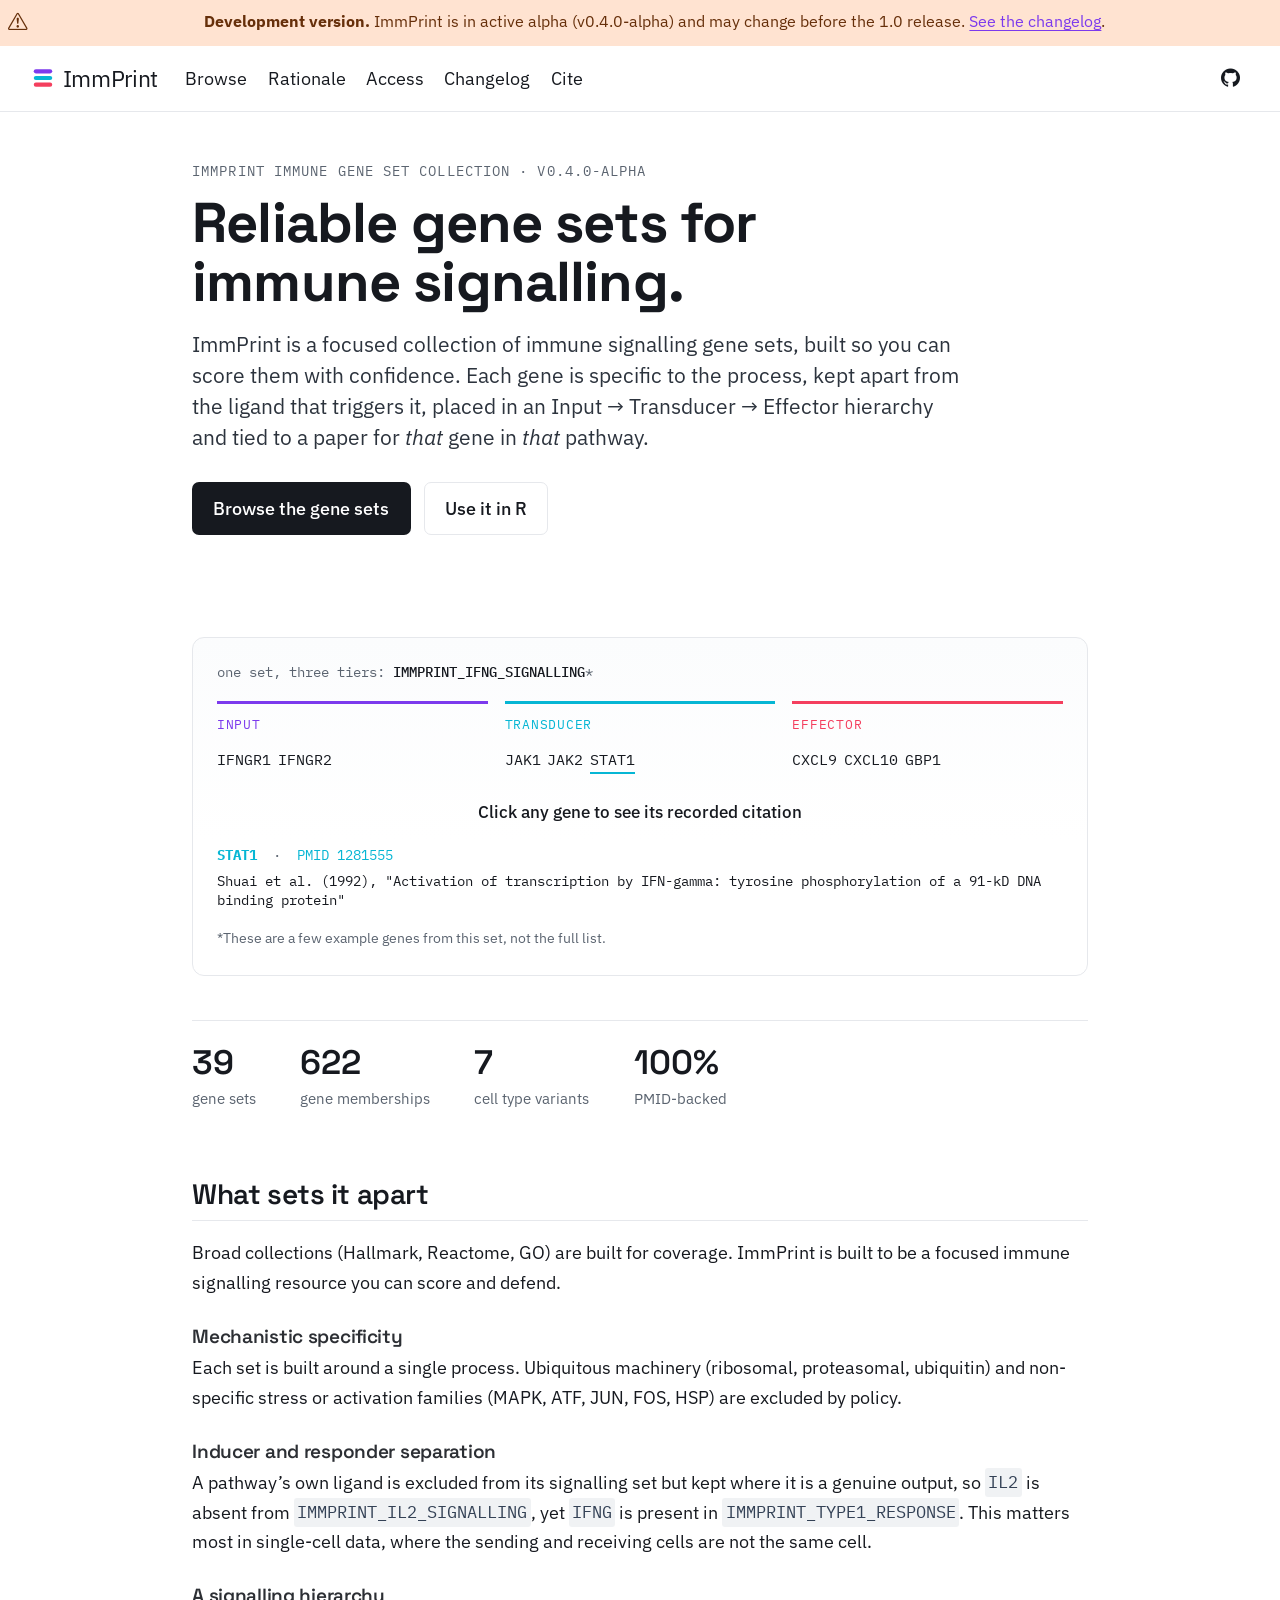
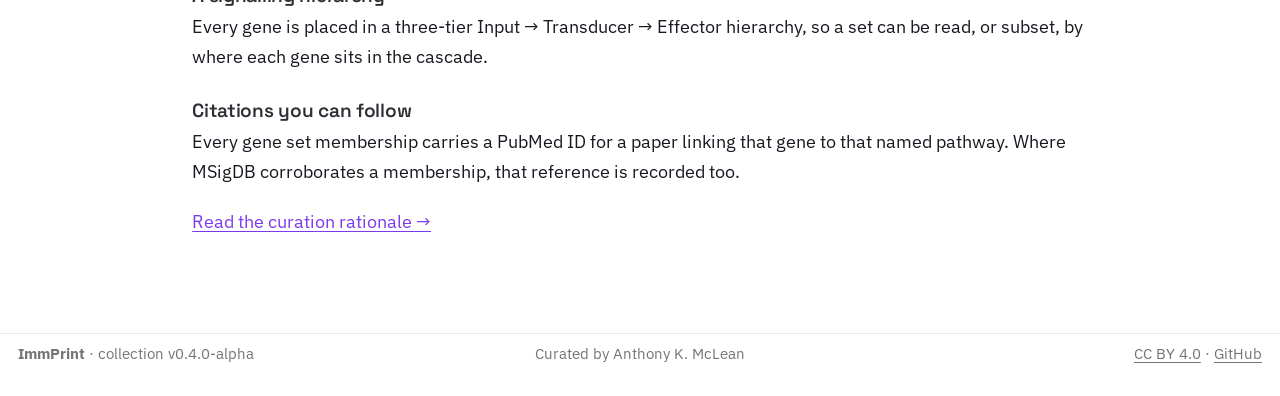
<file: index.html>
<!DOCTYPE html>
<html xmlns="http://www.w3.org/1999/xhtml" lang="en" xml:lang="en"><head>

<meta charset="utf-8">
<meta name="generator" content="quarto-1.10.18">

<meta name="viewport" content="width=device-width, initial-scale=1.0, user-scalable=yes">


<title>Home – ImmPrint</title>
<style>
/* Default styles provided by pandoc.
** See https://pandoc.org/MANUAL.html#variables-for-html for config info.
*/
span.smallcaps{font-variant: small-caps;}
div.columns{display: flex; gap: 1.5em;}
div.column{flex: auto;}
@media screen {
div.columns{gap: min(4vw, 1.5em);}
div.column{overflow-x: auto;}
}
div.hanging-indent{margin-left: 1.5em; text-indent: -1.5em;}
ul.task-list{list-style: none;}
ul.task-list li input[type="checkbox"] {
  width: 0.8em;
  margin: 0 0.8em 0.2em -1em; /* quarto-specific, see https://github.com/quarto-dev/quarto-cli/issues/4556 */ 
  vertical-align: middle;
}
/* CSS for syntax highlighting */
html { -webkit-text-size-adjust: 100%; }
pre > code.sourceCode { white-space: pre; position: relative; }
pre > code.sourceCode > span { display: inline-block; line-height: 1.25; }
pre > code.sourceCode > span:empty { height: 1.2em; }
.sourceCode { overflow: visible; }
code.sourceCode > span { color: inherit; text-decoration: inherit; }
div.sourceCode { margin: 1em 0; }
pre.sourceCode { margin: 0; }
@media screen {
div.sourceCode { overflow: auto; }
}
@media print {
pre > code.sourceCode { white-space: pre-wrap; }
pre > code.sourceCode > span { text-indent: -5em; padding-left: 5em; }
}
pre.numberSource code
  { counter-reset: source-line 0; }
pre.numberSource code > span
  { position: relative; left: -4em; counter-increment: source-line; }
pre.numberSource code > span > a:first-child::before
  { content: counter(source-line);
    position: relative; left: -1em; text-align: right; vertical-align: baseline;
    border: none; display: inline-block;
    -webkit-touch-callout: none; -webkit-user-select: none;
    -khtml-user-select: none; -moz-user-select: none;
    -ms-user-select: none; user-select: none;
    padding: 0 4px; width: 4em;
  }
pre.numberSource { margin-left: 3em;  padding-left: 4px; }
div.sourceCode
  {   }
@media screen {
pre > code.sourceCode > span > a:first-child::before { text-decoration: underline; }
}
</style>


<script src="site_libs/quarto-nav/quarto-nav.js"></script>
<link href="./favicon.svg" rel="icon" type="image/svg+xml">
<script src="site_libs/quarto-html/quarto.js" type="module"></script>
<script src="site_libs/quarto-html/tabsets/tabsets.js" type="module"></script>
<script src="site_libs/quarto-html/popper.min.js"></script>
<script src="site_libs/quarto-html/tippy.umd.min.js"></script>
<script src="site_libs/quarto-html/anchor.min.js"></script>
<link href="site_libs/quarto-html/tippy.css" rel="stylesheet">
<link href="site_libs/quarto-html/quarto-syntax-highlighting-5ece0e4a5ffbf02e28d4d657a8c77456.css" rel="stylesheet" id="quarto-text-highlighting-styles">
<script src="site_libs/bootstrap/bootstrap.min.js"></script>
<link href="site_libs/bootstrap/bootstrap-icons.css" rel="stylesheet">
<link href="site_libs/bootstrap/bootstrap-4c646eefbc2ca1eee2c8d8534daac5e0.min.css" rel="stylesheet" append-hash="true" id="quarto-bootstrap" data-mode="light">
<script id="quarto-search-options" type="application/json">{
  "language": {
    "search-no-results-text": "No results",
    "search-matching-documents-text": "matching documents",
    "search-copy-link-title": "Copy link to search",
    "search-hide-matches-text": "Hide additional matches",
    "search-more-match-text": "more match in this document",
    "search-more-matches-text": "more matches in this document",
    "search-clear-button-title": "Clear",
    "search-text-placeholder": "",
    "search-detached-cancel-button-title": "Cancel",
    "search-submit-button-title": "Submit",
    "search-label": "Search"
  }
}</script>
<script type="module" src="site_libs/quarto-ojs/quarto-ojs-runtime.js"></script>
<link href="site_libs/quarto-ojs/quarto-ojs.css" rel="stylesheet">
<meta name="google-site-verification" content="FEXLAwNF8lR6wO5DDef8Wh0jojlKTkvLRAhS2tDvxJM">


</head>

<body class="nav-fixed fullcontent quarto-light">

<div id="quarto-search-results"></div>
  <header id="quarto-header" class="headroom fixed-top">
    <div id="quarto-announcement" data-announcement-id="f09694f71da1bb327b2a91fa4b900bd0" class="alert alert-warning hidden"><i class="bi bi-exclamation-triangle quarto-announcement-icon"></i><div class="quarto-announcement-content">
<p><strong>Development version.</strong> ImmPrint is in active alpha (v0.4.0-alpha) and may change before the 1.0 release. <a href="changelog.html">See the changelog</a>.</p>
</div></div>
    <nav class="navbar navbar-expand-lg " data-bs-theme="dark">
      <div class="navbar-container container-fluid">
      <div class="navbar-brand-container mx-auto">
    <a href="./index.html" class="navbar-brand navbar-brand-logo">
    <img src="./logo.svg" alt="ImmPrint" class="navbar-logo light-content">
    <img src="./logo.svg" alt="ImmPrint" class="navbar-logo dark-content">
    </a>
    <a class="navbar-brand" href="./index.html">
    <span class="navbar-title">ImmPrint</span>
    </a>
  </div>
          <button class="navbar-toggler" type="button" data-bs-toggle="collapse" data-bs-target="#navbarCollapse" aria-controls="navbarCollapse" role="menu" aria-expanded="false" aria-label="Toggle navigation" onclick="if (window.quartoToggleHeadroom) { window.quartoToggleHeadroom(); }">
  <span class="navbar-toggler-icon"></span>
</button>
          <div class="collapse navbar-collapse" id="navbarCollapse">
            <ul class="navbar-nav navbar-nav-scroll me-auto">
  <li class="nav-item">
    <a class="nav-link" href="./browse.html"> 
<span class="menu-text">Browse</span></a>
  </li>  
  <li class="nav-item">
    <a class="nav-link" href="./rationale.html"> 
<span class="menu-text">Rationale</span></a>
  </li>  
  <li class="nav-item">
    <a class="nav-link" href="./access.html"> 
<span class="menu-text">Access</span></a>
  </li>  
  <li class="nav-item">
    <a class="nav-link" href="./changelog.html"> 
<span class="menu-text">Changelog</span></a>
  </li>  
  <li class="nav-item">
    <a class="nav-link" href="./cite.html"> 
<span class="menu-text">Cite</span></a>
  </li>  
</ul>
            <ul class="navbar-nav navbar-nav-scroll ms-auto">
  <li class="nav-item compact">
    <a class="nav-link" href="https://github.com/akmclz/immprint"> <i class="bi bi-github" role="img" aria-label="GitHub repository">
</i> 
<span class="menu-text"></span></a>
  </li>  
</ul>
          </div> <!-- /navcollapse -->
            <div class="quarto-navbar-tools">
</div>
      </div> <!-- /container-fluid -->
    </nav>
</header>
<!-- content -->
<div id="quarto-content" class="quarto-container page-columns page-rows-contents page-layout-article page-navbar">
<!-- sidebar -->
<!-- margin-sidebar -->
    
<!-- main -->
<main class="content" id="quarto-document-content"><header id="title-block-header" class="quarto-title-block"></header>




<section class="hero">
  <div class="eyebrow">ImmPrint immune gene set collection · v0.4.0-alpha</div>
  <h1>Reliable gene sets for immune signalling.</h1>
  <p class="lede">ImmPrint is a focused collection of immune signalling gene sets,
  built so you can score them with confidence. Each gene is specific to the
  process, kept apart from the ligand that triggers it, placed in an Input →
  Transducer → Effector hierarchy and tied to a paper for <em>that</em> gene in
  <em>that</em> pathway.</p>
  <div class="cta">
    <a class="btn-primary" href="browse.html">Browse the gene sets</a>
    <a class="btn-ghost" href="access.html">Use it in R</a>
  </div>
</section>
<div class="cell">
<div class="sourceCode cell-code hidden" id="cb1" data-startfrom="24" data-source-offset="0"><pre class="sourceCode js"><code class="sourceCode javascript" style="counter-reset: source-line 23;"><span id="cb1-24"><a href="#cb1-24" aria-hidden="true" tabindex="-1"></a>data <span class="op">=</span> <span class="fu">FileAttachment</span>(<span class="st">"data/immprint_0.4.0-alpha.csv"</span>)<span class="op">.</span><span class="fu">csv</span>()</span></code></pre></div>
<div class="cell-output cell-output-display">
<div id="ojs-cell-1" data-nodetype="declaration">

</div>
</div>
</div>
<div class="cell">
<div class="sourceCode cell-code hidden" id="cb2" data-startfrom="30" data-source-offset="-0"><pre class="sourceCode js"><code class="sourceCode javascript" style="counter-reset: source-line 29;"><span id="cb2-30"><a href="#cb2-30" aria-hidden="true" tabindex="-1"></a>heroSet <span class="op">=</span> <span class="st">"IMMPRINT_IFNG_SIGNALLING"</span></span>
<span id="cb2-31"><a href="#cb2-31" aria-hidden="true" tabindex="-1"></a>heroTiers <span class="op">=</span> [</span>
<span id="cb2-32"><a href="#cb2-32" aria-hidden="true" tabindex="-1"></a>  { <span class="dt">tier</span><span class="op">:</span> <span class="st">"i"</span><span class="op">,</span> <span class="dt">label</span><span class="op">:</span> <span class="st">"Input"</span><span class="op">,</span> <span class="dt">genes</span><span class="op">:</span> [<span class="st">"IFNGR1"</span><span class="op">,</span> <span class="st">"IFNGR2"</span>] }<span class="op">,</span></span>
<span id="cb2-33"><a href="#cb2-33" aria-hidden="true" tabindex="-1"></a>  { <span class="dt">tier</span><span class="op">:</span> <span class="st">"t"</span><span class="op">,</span> <span class="dt">label</span><span class="op">:</span> <span class="st">"Transducer"</span><span class="op">,</span> <span class="dt">genes</span><span class="op">:</span> [<span class="st">"JAK1"</span><span class="op">,</span> <span class="st">"JAK2"</span><span class="op">,</span> <span class="st">"STAT1"</span>] }<span class="op">,</span></span>
<span id="cb2-34"><a href="#cb2-34" aria-hidden="true" tabindex="-1"></a>  { <span class="dt">tier</span><span class="op">:</span> <span class="st">"e"</span><span class="op">,</span> <span class="dt">label</span><span class="op">:</span> <span class="st">"Effector"</span><span class="op">,</span> <span class="dt">genes</span><span class="op">:</span> [<span class="st">"CXCL9"</span><span class="op">,</span> <span class="st">"CXCL10"</span><span class="op">,</span> <span class="st">"GBP1"</span>] }</span>
<span id="cb2-35"><a href="#cb2-35" aria-hidden="true" tabindex="-1"></a>]</span>
<span id="cb2-36"><a href="#cb2-36" aria-hidden="true" tabindex="-1"></a>tierColour <span class="op">=</span> ({ <span class="dt">i</span><span class="op">:</span> <span class="st">"var(--tier-input)"</span><span class="op">,</span> <span class="dt">t</span><span class="op">:</span> <span class="st">"var(--tier-transducer)"</span><span class="op">,</span> <span class="dt">e</span><span class="op">:</span> <span class="st">"var(--tier-effector)"</span> })</span>
<span id="cb2-37"><a href="#cb2-37" aria-hidden="true" tabindex="-1"></a>heroPapers <span class="op">=</span> ({</span>
<span id="cb2-38"><a href="#cb2-38" aria-hidden="true" tabindex="-1"></a>  <span class="dt">IFNGR1</span><span class="op">:</span> <span class="st">'Aguet, Dembić &amp; Merlin (1988), "Molecular cloning and expression of the human interferon-gamma receptor"'</span><span class="op">,</span></span>
<span id="cb2-39"><a href="#cb2-39" aria-hidden="true" tabindex="-1"></a>  <span class="dt">IFNGR2</span><span class="op">:</span> <span class="st">'Hemmi et al. (1994), "A novel member of the interferon receptor family complements functionality of the murine interferon gamma receptor in human cells"'</span><span class="op">,</span></span>
<span id="cb2-40"><a href="#cb2-40" aria-hidden="true" tabindex="-1"></a>  <span class="dt">JAK1</span><span class="op">:</span> <span class="st">'Müller et al. (1993), "The protein tyrosine kinase JAK1 complements defects in interferon-alpha/beta and -gamma signal transduction"'</span><span class="op">,</span></span>
<span id="cb2-41"><a href="#cb2-41" aria-hidden="true" tabindex="-1"></a>  <span class="dt">JAK2</span><span class="op">:</span> <span class="st">'Watling et al. (1993), "Complementation by the protein tyrosine kinase JAK2 of a mutant cell line defective in the interferon-gamma signal transduction pathway"'</span><span class="op">,</span></span>
<span id="cb2-42"><a href="#cb2-42" aria-hidden="true" tabindex="-1"></a>  <span class="dt">STAT1</span><span class="op">:</span> <span class="st">'Shuai et al. (1992), "Activation of transcription by IFN-gamma: tyrosine phosphorylation of a 91-kD DNA binding protein"'</span><span class="op">,</span></span>
<span id="cb2-43"><a href="#cb2-43" aria-hidden="true" tabindex="-1"></a>  <span class="dt">CXCL9</span><span class="op">:</span> <span class="st">'Liao et al. (1995), "Human Mig chemokine: biochemical and functional characterization"'</span><span class="op">,</span></span>
<span id="cb2-44"><a href="#cb2-44" aria-hidden="true" tabindex="-1"></a>  <span class="dt">CXCL10</span><span class="op">:</span> <span class="st">'Luster, Unkeless &amp; Ravetch (1985), "γ-Interferon transcriptionally regulates an early-response gene containing homology to platelet proteins"'</span><span class="op">,</span></span>
<span id="cb2-45"><a href="#cb2-45" aria-hidden="true" tabindex="-1"></a>  <span class="dt">GBP1</span><span class="op">:</span> <span class="st">'Prakash et al. (2000), "Triphosphate structure of guanylate-binding protein 1 and implications for nucleotide binding and GTPase mechanism"'</span></span>
<span id="cb2-46"><a href="#cb2-46" aria-hidden="true" tabindex="-1"></a>})</span>
<span id="cb2-47"><a href="#cb2-47" aria-hidden="true" tabindex="-1"></a>mutable picked <span class="op">=</span> <span class="st">"STAT1"</span></span></code></pre></div>
<div class="cell-output cell-output-display">
<div>
<div id="ojs-cell-2-1" data-nodetype="declaration">

</div>
</div>
</div>
<div class="cell-output cell-output-display">
<div>
<div id="ojs-cell-2-2" data-nodetype="declaration">

</div>
</div>
</div>
<div class="cell-output cell-output-display">
<div>
<div id="ojs-cell-2-3" data-nodetype="declaration">

</div>
</div>
</div>
<div class="cell-output cell-output-display">
<div>
<div id="ojs-cell-2-4" data-nodetype="declaration">

</div>
</div>
</div>
<div class="cell-output cell-output-display">
<div>
<div id="ojs-cell-2-5" data-nodetype="declaration">

</div>
</div>
</div>
</div>
<div class="cell">
<div class="sourceCode cell-code hidden" id="cb3" data-startfrom="51" data-source-offset="0"><pre class="sourceCode js"><code class="sourceCode javascript" style="counter-reset: source-line 50;"><span id="cb3-51"><a href="#cb3-51" aria-hidden="true" tabindex="-1"></a><span class="kw">function</span> <span class="fu">pmidLine</span>(gene) {</span>
<span id="cb3-52"><a href="#cb3-52" aria-hidden="true" tabindex="-1"></a>  <span class="kw">const</span> row <span class="op">=</span> data<span class="op">.</span><span class="fu">find</span>(d <span class="kw">=&gt;</span> d<span class="op">.</span><span class="at">gene_set</span> <span class="op">===</span> heroSet <span class="op">&amp;&amp;</span> d<span class="op">.</span><span class="at">gene_symbol</span> <span class="op">===</span> gene)<span class="op">;</span></span>
<span id="cb3-53"><a href="#cb3-53" aria-hidden="true" tabindex="-1"></a>  <span class="kw">const</span> ids <span class="op">=</span> row <span class="op">?</span> <span class="bu">String</span>(row<span class="op">.</span><span class="at">pmids</span>)<span class="op">.</span><span class="fu">split</span>(<span class="st">";"</span>)<span class="op">.</span><span class="fu">map</span>(s <span class="kw">=&gt;</span> s<span class="op">.</span><span class="fu">trim</span>())<span class="op">.</span><span class="fu">filter</span>(<span class="bu">Boolean</span>) <span class="op">:</span> []<span class="op">;</span></span>
<span id="cb3-54"><a href="#cb3-54" aria-hidden="true" tabindex="-1"></a>  <span class="kw">const</span> col <span class="op">=</span> heroTiers<span class="op">.</span><span class="fu">find</span>(c <span class="kw">=&gt;</span> c<span class="op">.</span><span class="at">genes</span><span class="op">.</span><span class="fu">includes</span>(gene))<span class="op">;</span></span>
<span id="cb3-55"><a href="#cb3-55" aria-hidden="true" tabindex="-1"></a>  <span class="kw">const</span> colour <span class="op">=</span> col <span class="op">?</span> tierColour[col<span class="op">.</span><span class="at">tier</span>] <span class="op">:</span> <span class="st">"var(--ink)"</span><span class="op">;</span></span>
<span id="cb3-56"><a href="#cb3-56" aria-hidden="true" tabindex="-1"></a>  <span class="cf">return</span> <span class="fu">html</span><span class="vs">`&lt;div class="pmid"&gt;</span></span>
<span id="cb3-57"><a href="#cb3-57" aria-hidden="true" tabindex="-1"></a><span class="vs">    &lt;div class="pmid-line"&gt;&lt;strong style=</span><span class="sc">${</span><span class="st">"color:"</span> <span class="op">+</span> colour<span class="sc">}</span><span class="vs">&gt;</span><span class="sc">${</span>gene<span class="sc">}</span><span class="vs">&lt;/strong&gt; &amp;nbsp;·&amp;nbsp; </span><span class="sc">${</span>ids<span class="op">.</span><span class="at">length</span></span>
<span id="cb3-58"><a href="#cb3-58" aria-hidden="true" tabindex="-1"></a>      <span class="op">?</span> ids<span class="op">.</span><span class="fu">map</span>((id<span class="op">,</span> i) <span class="kw">=&gt;</span> <span class="fu">html</span><span class="vs">`</span><span class="sc">${</span>i <span class="op">?</span> <span class="st">", "</span> <span class="op">:</span> <span class="st">""</span><span class="sc">}</span><span class="vs">&lt;a style=</span><span class="sc">${</span><span class="st">"color:"</span> <span class="op">+</span> colour<span class="sc">}</span><span class="vs"> href=</span><span class="sc">${</span><span class="st">"https://pubmed.ncbi.nlm.nih.gov/"</span> <span class="op">+</span> id <span class="op">+</span> <span class="st">"/"</span><span class="sc">}</span><span class="vs"> target="_blank" rel="noopener"&gt;PMID </span><span class="sc">${</span>id<span class="sc">}</span><span class="vs">&lt;/a&gt;`</span>)</span>
<span id="cb3-59"><a href="#cb3-59" aria-hidden="true" tabindex="-1"></a>      <span class="op">:</span> <span class="st">"no recorded citation"</span><span class="sc">}</span><span class="vs">&lt;/div&gt;</span></span>
<span id="cb3-60"><a href="#cb3-60" aria-hidden="true" tabindex="-1"></a><span class="vs">    &lt;div class="paper-title"&gt;</span><span class="sc">${</span>heroPapers[gene] <span class="op">||</span> <span class="st">""</span><span class="sc">}</span><span class="vs">&lt;/div&gt;</span></span>
<span id="cb3-61"><a href="#cb3-61" aria-hidden="true" tabindex="-1"></a><span class="vs">  &lt;/div&gt;`</span><span class="op">;</span></span>
<span id="cb3-62"><a href="#cb3-62" aria-hidden="true" tabindex="-1"></a>}</span></code></pre></div>
<div class="cell-output cell-output-display">
<div id="ojs-cell-3" data-nodetype="declaration">

</div>
</div>
</div>
<div class="cell">
<div class="sourceCode cell-code hidden" id="cb4" data-startfrom="67" data-source-offset="0"><pre class="sourceCode js"><code class="sourceCode javascript" style="counter-reset: source-line 66;"><span id="cb4-67"><a href="#cb4-67" aria-hidden="true" tabindex="-1"></a>{</span>
<span id="cb4-68"><a href="#cb4-68" aria-hidden="true" tabindex="-1"></a>  <span class="kw">const</span> el <span class="op">=</span> <span class="fu">html</span><span class="vs">`&lt;div class="trace"&gt;</span></span>
<span id="cb4-69"><a href="#cb4-69" aria-hidden="true" tabindex="-1"></a><span class="vs">    &lt;div class="trace-head"&gt;one set, three tiers: &lt;span class="setname"&gt;</span><span class="sc">${</span>heroSet<span class="sc">}</span><span class="vs">&lt;/span&gt;*&lt;/div&gt;</span></span>
<span id="cb4-70"><a href="#cb4-70" aria-hidden="true" tabindex="-1"></a><span class="vs">    &lt;div class="tiers"&gt;</span></span>
<span id="cb4-71"><a href="#cb4-71" aria-hidden="true" tabindex="-1"></a><span class="vs">      </span><span class="sc">${</span>heroTiers<span class="op">.</span><span class="fu">map</span>(col <span class="kw">=&gt;</span> <span class="fu">html</span><span class="vs">`&lt;div class="tier </span><span class="sc">${</span>col<span class="op">.</span><span class="at">tier</span><span class="sc">}</span><span class="vs">"&gt;</span></span>
<span id="cb4-72"><a href="#cb4-72" aria-hidden="true" tabindex="-1"></a><span class="vs">        &lt;div class="tlabel"&gt;</span><span class="sc">${</span>col<span class="op">.</span><span class="at">label</span><span class="sc">}</span><span class="vs">&lt;/div&gt;</span></span>
<span id="cb4-73"><a href="#cb4-73" aria-hidden="true" tabindex="-1"></a><span class="vs">        </span><span class="sc">${</span>col<span class="op">.</span><span class="at">genes</span><span class="op">.</span><span class="fu">map</span>(g <span class="kw">=&gt;</span> <span class="fu">html</span><span class="vs">`&lt;span class="gene" data-gene="</span><span class="sc">${</span>g<span class="sc">}</span><span class="vs">"</span></span>
<span id="cb4-74"><a href="#cb4-74" aria-hidden="true" tabindex="-1"></a><span class="vs">            style=</span><span class="sc">${</span>picked <span class="op">===</span> g <span class="op">?</span> (<span class="st">"border-bottom-color:"</span> <span class="op">+</span> tierColour[col<span class="op">.</span><span class="at">tier</span>]) <span class="op">:</span> <span class="st">""</span><span class="sc">}</span><span class="vs">&gt;</span><span class="sc">${</span>g<span class="sc">}</span><span class="vs">&lt;/span&gt;`</span>)<span class="sc">}</span></span>
<span id="cb4-75"><a href="#cb4-75" aria-hidden="true" tabindex="-1"></a><span class="vs">      &lt;/div&gt;`</span>)<span class="sc">}</span></span>
<span id="cb4-76"><a href="#cb4-76" aria-hidden="true" tabindex="-1"></a><span class="vs">    &lt;/div&gt;</span></span>
<span id="cb4-77"><a href="#cb4-77" aria-hidden="true" tabindex="-1"></a><span class="vs">    &lt;div class="click-note"&gt;Click any gene to see its recorded citation&lt;/div&gt;</span></span>
<span id="cb4-78"><a href="#cb4-78" aria-hidden="true" tabindex="-1"></a><span class="vs">    </span><span class="sc">${</span><span class="fu">pmidLine</span>(picked)<span class="sc">}</span></span>
<span id="cb4-79"><a href="#cb4-79" aria-hidden="true" tabindex="-1"></a><span class="vs">    &lt;div class="trace-foot"&gt;*These are a few example genes from this set, not the full list.&lt;/div&gt;</span></span>
<span id="cb4-80"><a href="#cb4-80" aria-hidden="true" tabindex="-1"></a><span class="vs">  &lt;/div&gt;`</span><span class="op">;</span></span>
<span id="cb4-81"><a href="#cb4-81" aria-hidden="true" tabindex="-1"></a>  el<span class="op">.</span><span class="fu">addEventListener</span>(<span class="st">"click"</span><span class="op">,</span> (e) <span class="kw">=&gt;</span> {</span>
<span id="cb4-82"><a href="#cb4-82" aria-hidden="true" tabindex="-1"></a>    <span class="kw">const</span> span <span class="op">=</span> e<span class="op">.</span><span class="at">target</span><span class="op">.</span><span class="fu">closest</span>(<span class="st">".gene"</span>)<span class="op">;</span></span>
<span id="cb4-83"><a href="#cb4-83" aria-hidden="true" tabindex="-1"></a>    <span class="cf">if</span> (span <span class="op">&amp;&amp;</span> span<span class="op">.</span><span class="at">dataset</span><span class="op">.</span><span class="at">gene</span>) mutable picked <span class="op">=</span> span<span class="op">.</span><span class="at">dataset</span><span class="op">.</span><span class="at">gene</span><span class="op">;</span></span>
<span id="cb4-84"><a href="#cb4-84" aria-hidden="true" tabindex="-1"></a>  })<span class="op">;</span></span>
<span id="cb4-85"><a href="#cb4-85" aria-hidden="true" tabindex="-1"></a>  <span class="cf">return</span> el<span class="op">;</span></span>
<span id="cb4-86"><a href="#cb4-86" aria-hidden="true" tabindex="-1"></a>}</span></code></pre></div>
<div class="cell-output cell-output-display">
<div id="ojs-cell-4" data-nodetype="expression">

</div>
</div>
</div>
<div class="cell">
<div class="sourceCode cell-code hidden" id="cb5" data-startfrom="91" data-source-offset="0"><pre class="sourceCode js"><code class="sourceCode javascript" style="counter-reset: source-line 90;"><span id="cb5-91"><a href="#cb5-91" aria-hidden="true" tabindex="-1"></a><span class="fu">html</span><span class="vs">`&lt;div class="statstrip"&gt;</span></span>
<span id="cb5-92"><a href="#cb5-92" aria-hidden="true" tabindex="-1"></a><span class="vs">  &lt;div class="stat"&gt;&lt;div class="num"&gt;</span><span class="sc">${</span><span class="kw">new</span> <span class="bu">Set</span>(data<span class="op">.</span><span class="fu">map</span>(d <span class="kw">=&gt;</span> d<span class="op">.</span><span class="at">gene_set</span>))<span class="op">.</span><span class="at">size</span><span class="sc">}</span><span class="vs">&lt;/div&gt;&lt;div class="cap"&gt;gene sets&lt;/div&gt;&lt;/div&gt;</span></span>
<span id="cb5-93"><a href="#cb5-93" aria-hidden="true" tabindex="-1"></a><span class="vs">  &lt;div class="stat"&gt;&lt;div class="num"&gt;</span><span class="sc">${</span>data<span class="op">.</span><span class="at">length</span><span class="sc">}</span><span class="vs">&lt;/div&gt;&lt;div class="cap"&gt;gene memberships&lt;/div&gt;&lt;/div&gt;</span></span>
<span id="cb5-94"><a href="#cb5-94" aria-hidden="true" tabindex="-1"></a><span class="vs">  &lt;div class="stat"&gt;&lt;div class="num"&gt;</span><span class="sc">${</span><span class="kw">new</span> <span class="bu">Set</span>(data<span class="op">.</span><span class="fu">flatMap</span>(d <span class="kw">=&gt;</span> d<span class="op">.</span><span class="at">cell_type</span><span class="op">.</span><span class="fu">split</span>(<span class="st">";"</span>)<span class="op">.</span><span class="fu">map</span>(s <span class="kw">=&gt;</span> s<span class="op">.</span><span class="fu">trim</span>()))<span class="op">.</span><span class="fu">filter</span>(s <span class="kw">=&gt;</span> s <span class="op">&amp;&amp;</span> s <span class="op">!==</span> <span class="st">"pan"</span>))<span class="op">.</span><span class="at">size</span><span class="sc">}</span><span class="vs">&lt;/div&gt;&lt;div class="cap"&gt;cell type variants&lt;/div&gt;&lt;/div&gt;</span></span>
<span id="cb5-95"><a href="#cb5-95" aria-hidden="true" tabindex="-1"></a><span class="vs">  &lt;div class="stat"&gt;&lt;div class="num"&gt;100%&lt;/div&gt;&lt;div class="cap"&gt;PMID-backed&lt;/div&gt;&lt;/div&gt;</span></span>
<span id="cb5-96"><a href="#cb5-96" aria-hidden="true" tabindex="-1"></a><span class="vs">&lt;/div&gt;`</span></span></code></pre></div>
<div class="cell-output cell-output-display">
<div id="ojs-cell-5" data-nodetype="expression">

</div>
</div>
</div>
<section id="what-sets-it-apart" class="level2">
<h2 class="anchored" data-anchor-id="what-sets-it-apart">What sets it apart</h2>
<p>Broad collections (Hallmark, Reactome, GO) are built for coverage. ImmPrint is built to be a focused immune signalling resource you can score and defend.</p>
<div class="feat">
<section id="mechanistic-specificity" class="level3">
<h3 class="anchored" data-anchor-id="mechanistic-specificity">Mechanistic specificity</h3>
<p>Each set is built around a single process. Ubiquitous machinery (ribosomal, proteasomal, ubiquitin) and non-specific stress or activation families (MAPK, ATF, JUN, FOS, HSP) are excluded by policy.</p>
</section>
<section id="inducer-and-responder-separation" class="level3">
<h3 class="anchored" data-anchor-id="inducer-and-responder-separation">Inducer and responder separation</h3>
<p>A pathway’s own ligand is excluded from its signalling set but kept where it is a genuine output, so <code>IL2</code> is absent from <code>IMMPRINT_IL2_SIGNALLING</code>, yet <code>IFNG</code> is present in <code>IMMPRINT_TYPE1_RESPONSE</code>. This matters most in single-cell data, where the sending and receiving cells are not the same cell.</p>
</section>
<section id="a-signalling-hierarchy" class="level3">
<h3 class="anchored" data-anchor-id="a-signalling-hierarchy">A signalling hierarchy</h3>
<p>Every gene is placed in a three-tier Input → Transducer → Effector hierarchy, so a set can be read, or subset, by where each gene sits in the cascade.</p>
</section>
<section id="citations-you-can-follow" class="level3">
<h3 class="anchored" data-anchor-id="citations-you-can-follow">Citations you can follow</h3>
<p>Every gene set membership carries a PubMed ID for a paper linking that gene to that named pathway. Where MSigDB corroborates a membership, that reference is recorded too.</p>
</section>
</div>
<p><a href="./rationale.html">Read the curation rationale →</a></p>


</section>

</main> <!-- /main -->
<script type="ojs-module-contents">
[base64]
</script>
<script type="module">
if (window.location.protocol === "file:") { alert("The OJS runtime does not work with file:// URLs. Please use a web server to view this document."); }
window._ojs.paths.runtimeToDoc = "../..";
window._ojs.paths.runtimeToRoot = "../..";
window._ojs.paths.docToRoot = "";
window._ojs.selfContained = false;
window._ojs.runtime.interpretFromScriptTags();
</script>
<script id="quarto-html-after-body" type="application/javascript">
  window.document.addEventListener("DOMContentLoaded", function (event) {
    const icon = "";
    const anchorJS = new window.AnchorJS();
    anchorJS.options = {
      placement: 'right',
      icon: icon
    };
    anchorJS.add('.anchored');
      var localhostRegex = new RegExp(/^(?:http|https):\/\/localhost\:?[0-9]*\//);
      var mailtoRegex = new RegExp(/^mailto:/);
        var filterRegex = new RegExp("https:\/\/akmclz\.github\.io\/immprint");
      var isInternal = (href) => {
          return filterRegex.test(href) || localhostRegex.test(href) || mailtoRegex.test(href);
      }
      // Inspect non-navigation links and adorn them if external
     var links = window.document.querySelectorAll('a[href]:not(.nav-link):not(.navbar-brand):not(.toc-action):not(.sidebar-link):not(.sidebar-item-toggle):not(.pagination-link):not(.no-external):not([aria-hidden]):not(.dropdown-item):not(.quarto-navigation-tool):not(.about-link)');
      for (var i=0; i<links.length; i++) {
        const link = links[i];
        if (!isInternal(link.href)) {
          // undo the damage that might have been done by quarto-nav.js in the case of
          // links that we want to consider external
          if (link.dataset.originalHref !== undefined) {
            link.href = link.dataset.originalHref;
          }
            // target, if specified
            link.setAttribute("target", "_blank");
            if (link.getAttribute("rel") === null) {
              link.setAttribute("rel", "noopener");
            }
        }
      }
    function tippyHover(el, contentFn, onTriggerFn, onUntriggerFn) {
      const config = {
        allowHTML: true,
        maxWidth: 500,
        delay: 100,
        arrow: false,
        appendTo: function(el) {
            return el.parentElement;
        },
        interactive: true,
        interactiveBorder: 10,
        theme: 'quarto',
        placement: 'bottom-start',
      };
      if (contentFn) {
        config.content = contentFn;
      }
      if (onTriggerFn) {
        config.onTrigger = onTriggerFn;
      }
      if (onUntriggerFn) {
        config.onUntrigger = onUntriggerFn;
      }
      window.tippy(el, config); 
    }
    const noterefs = window.document.querySelectorAll('a[role="doc-noteref"]');
    for (var i=0; i<noterefs.length; i++) {
      const ref = noterefs[i];
      tippyHover(ref, function() {
        // use id or data attribute instead here
        let href = ref.getAttribute('data-footnote-href') || ref.getAttribute('href');
        try { href = new URL(href).hash; } catch {}
        const id = href.replace(/^#\/?/, "");
        const note = window.document.getElementById(id);
        if (note) {
          return note.innerHTML;
        } else {
          return "";
        }
      });
    }
    const xrefs = window.document.querySelectorAll('a.quarto-xref');
    const processXRef = (id, note) => {
      // Strip column container classes
      const stripColumnClz = (el) => {
        el.classList.remove("page-full", "page-columns");
        if (el.children) {
          for (const child of el.children) {
            stripColumnClz(child);
          }
        }
      }
      stripColumnClz(note)
      if (id === null || id.startsWith('sec-')) {
        // Special case sections, only their first couple elements
        const container = document.createElement("div");
        if (note.children && note.children.length > 2) {
          container.appendChild(note.children[0].cloneNode(true));
          for (let i = 1; i < note.children.length; i++) {
            const child = note.children[i];
            if (child.tagName === "P" && child.innerText === "") {
              continue;
            } else {
              container.appendChild(child.cloneNode(true));
              break;
            }
          }
          if (window.Quarto?.typesetMath) {
            window.Quarto.typesetMath(container);
          }
          return container.innerHTML
        } else {
          if (window.Quarto?.typesetMath) {
            window.Quarto.typesetMath(note);
          }
          return note.innerHTML;
        }
      } else {
        // Remove any anchor links if they are present
        const anchorLink = note.querySelector('a.anchorjs-link');
        if (anchorLink) {
          anchorLink.remove();
        }
        if (window.Quarto?.typesetMath) {
          window.Quarto.typesetMath(note);
        }
        if (note.classList.contains("callout")) {
          return note.outerHTML;
        } else {
          return note.innerHTML;
        }
      }
    }
    for (var i=0; i<xrefs.length; i++) {
      const xref = xrefs[i];
      tippyHover(xref, undefined, function(instance) {
        instance.disable();
        let url = xref.getAttribute('href');
        let hash = undefined; 
        if (url.startsWith('#')) {
          hash = url;
        } else {
          try { hash = new URL(url).hash; } catch {}
        }
        if (hash) {
          const id = hash.replace(/^#\/?/, "");
          const note = window.document.getElementById(id);
          if (note !== null) {
            try {
              const html = processXRef(id, note.cloneNode(true));
              instance.setContent(html);
            } finally {
              instance.enable();
              instance.show();
            }
          } else {
            // See if we can fetch this
            fetch(url.split('#')[0])
            .then(res => res.text())
            .then(html => {
              const parser = new DOMParser();
              const htmlDoc = parser.parseFromString(html, "text/html");
              const note = htmlDoc.getElementById(id);
              if (note !== null) {
                const html = processXRef(id, note);
                instance.setContent(html);
              } 
            }).finally(() => {
              instance.enable();
              instance.show();
            });
          }
        } else {
          // See if we can fetch a full url (with no hash to target)
          // This is a special case and we should probably do some content thinning / targeting
          fetch(url)
          .then(res => res.text())
          .then(html => {
            const parser = new DOMParser();
            const htmlDoc = parser.parseFromString(html, "text/html");
            const note = htmlDoc.querySelector('main.content');
            if (note !== null) {
              // This should only happen for chapter cross references
              // (since there is no id in the URL)
              // remove the first header
              if (note.children.length > 0 && note.children[0].tagName === "HEADER") {
                note.children[0].remove();
              }
              const html = processXRef(null, note);
              instance.setContent(html);
            } 
          }).finally(() => {
            instance.enable();
            instance.show();
          });
        }
      }, function(instance) {
      });
    }
        let selectedAnnoteEl;
        const selectorForAnnotation = ( cell, annotation) => {
          let cellAttr = 'data-code-cell="' + cell + '"';
          let lineAttr = 'data-code-annotation="' +  annotation + '"';
          const selector = 'span[' + cellAttr + '][' + lineAttr + ']';
          return selector;
        }
        const selectCodeLines = (annoteEl) => {
          const doc = window.document;
          const targetCell = annoteEl.getAttribute("data-target-cell");
          const targetAnnotation = annoteEl.getAttribute("data-target-annotation");
          const annoteSpan = window.document.querySelector(selectorForAnnotation(targetCell, targetAnnotation));
          const lines = annoteSpan.getAttribute("data-code-lines").split(",");
          const lineIds = lines.map((line) => {
            return targetCell + "-" + line;
          })
          let top = null;
          let height = null;
          let parent = null;
          if (lineIds.length > 0) {
              //compute the position of the single el (top and bottom and make a div)
              const el = window.document.getElementById(lineIds[0]);
              top = el.offsetTop;
              height = el.offsetHeight;
              parent = el.parentElement.parentElement;
            if (lineIds.length > 1) {
              const lastEl = window.document.getElementById(lineIds[lineIds.length - 1]);
              const bottom = lastEl.offsetTop + lastEl.offsetHeight;
              height = bottom - top;
            }
            if (top !== null && height !== null && parent !== null) {
              // cook up a div (if necessary) and position it 
              let div = window.document.getElementById("code-annotation-line-highlight");
              if (div === null) {
                div = window.document.createElement("div");
                div.setAttribute("id", "code-annotation-line-highlight");
                div.style.position = 'absolute';
                parent.appendChild(div);
              }
              div.style.top = top - 2 + "px";
              div.style.height = height + 4 + "px";
              div.style.left = 0;
              let gutterDiv = window.document.getElementById("code-annotation-line-highlight-gutter");
              if (gutterDiv === null) {
                gutterDiv = window.document.createElement("div");
                gutterDiv.setAttribute("id", "code-annotation-line-highlight-gutter");
                gutterDiv.style.position = 'absolute';
                const codeCell = window.document.getElementById(targetCell);
                const gutter = codeCell.querySelector('.code-annotation-gutter');
                gutter.appendChild(gutterDiv);
              }
              gutterDiv.style.top = top - 2 + "px";
              gutterDiv.style.height = height + 4 + "px";
            }
            selectedAnnoteEl = annoteEl;
          }
        };
        const unselectCodeLines = () => {
          const elementsIds = ["code-annotation-line-highlight", "code-annotation-line-highlight-gutter"];
          elementsIds.forEach((elId) => {
            const div = window.document.getElementById(elId);
            if (div) {
              div.remove();
            }
          });
          selectedAnnoteEl = undefined;
        };
          // Handle positioning of the toggle
      window.addEventListener(
        "resize",
        throttle(() => {
          elRect = undefined;
          if (selectedAnnoteEl) {
            selectCodeLines(selectedAnnoteEl);
          }
        }, 10)
      );
      function throttle(fn, ms) {
      let throttle = false;
      let timer;
        return (...args) => {
          if(!throttle) { // first call gets through
              fn.apply(this, args);
              throttle = true;
          } else { // all the others get throttled
              if(timer) clearTimeout(timer); // cancel #2
              timer = setTimeout(() => {
                fn.apply(this, args);
                timer = throttle = false;
              }, ms);
          }
        };
      }
        // Attach click handler to the DT
        const annoteDls = window.document.querySelectorAll('dt[data-target-cell]');
        for (const annoteDlNode of annoteDls) {
          annoteDlNode.addEventListener('click', (event) => {
            const clickedEl = event.target;
            if (clickedEl !== selectedAnnoteEl) {
              unselectCodeLines();
              const activeEl = window.document.querySelector('dt[data-target-cell].code-annotation-active');
              if (activeEl) {
                activeEl.classList.remove('code-annotation-active');
              }
              selectCodeLines(clickedEl);
              clickedEl.classList.add('code-annotation-active');
            } else {
              // Unselect the line
              unselectCodeLines();
              clickedEl.classList.remove('code-annotation-active');
            }
          });
        }
    const findCites = (el) => {
      const parentEl = el.parentElement;
      if (parentEl) {
        const cites = parentEl.dataset.cites;
        if (cites) {
          return {
            el,
            cites: cites.split(' ')
          };
        } else {
          return findCites(el.parentElement)
        }
      } else {
        return undefined;
      }
    };
    var bibliorefs = window.document.querySelectorAll('a[role="doc-biblioref"]');
    for (var i=0; i<bibliorefs.length; i++) {
      const ref = bibliorefs[i];
      const citeInfo = findCites(ref);
      if (citeInfo) {
        tippyHover(citeInfo.el, function() {
          var popup = window.document.createElement('div');
          citeInfo.cites.forEach(function(cite) {
            var citeDiv = window.document.createElement('div');
            citeDiv.classList.add('hanging-indent');
            citeDiv.classList.add('csl-entry');
            var biblioDiv = window.document.getElementById('ref-' + cite);
            if (biblioDiv) {
              citeDiv.innerHTML = biblioDiv.innerHTML;
            }
            popup.appendChild(citeDiv);
          });
          return popup.innerHTML;
        });
      }
    }
  });
  </script>
</div> <!-- /content -->
<footer class="footer">
  <div class="nav-footer">
    <div class="nav-footer-left">
<p><strong>ImmPrint</strong> · collection v0.4.0-alpha</p>
</div>   
    <div class="nav-footer-center">
<p>Curated by Anthony K. McLean</p>
</div>
    <div class="nav-footer-right">
<p><a href="LICENSE">CC&nbsp;BY&nbsp;4.0</a> · <a href="https://github.com/akmclz/immprint">GitHub</a></p>
</div>
  </div>
</footer>




</body></html>
</file>
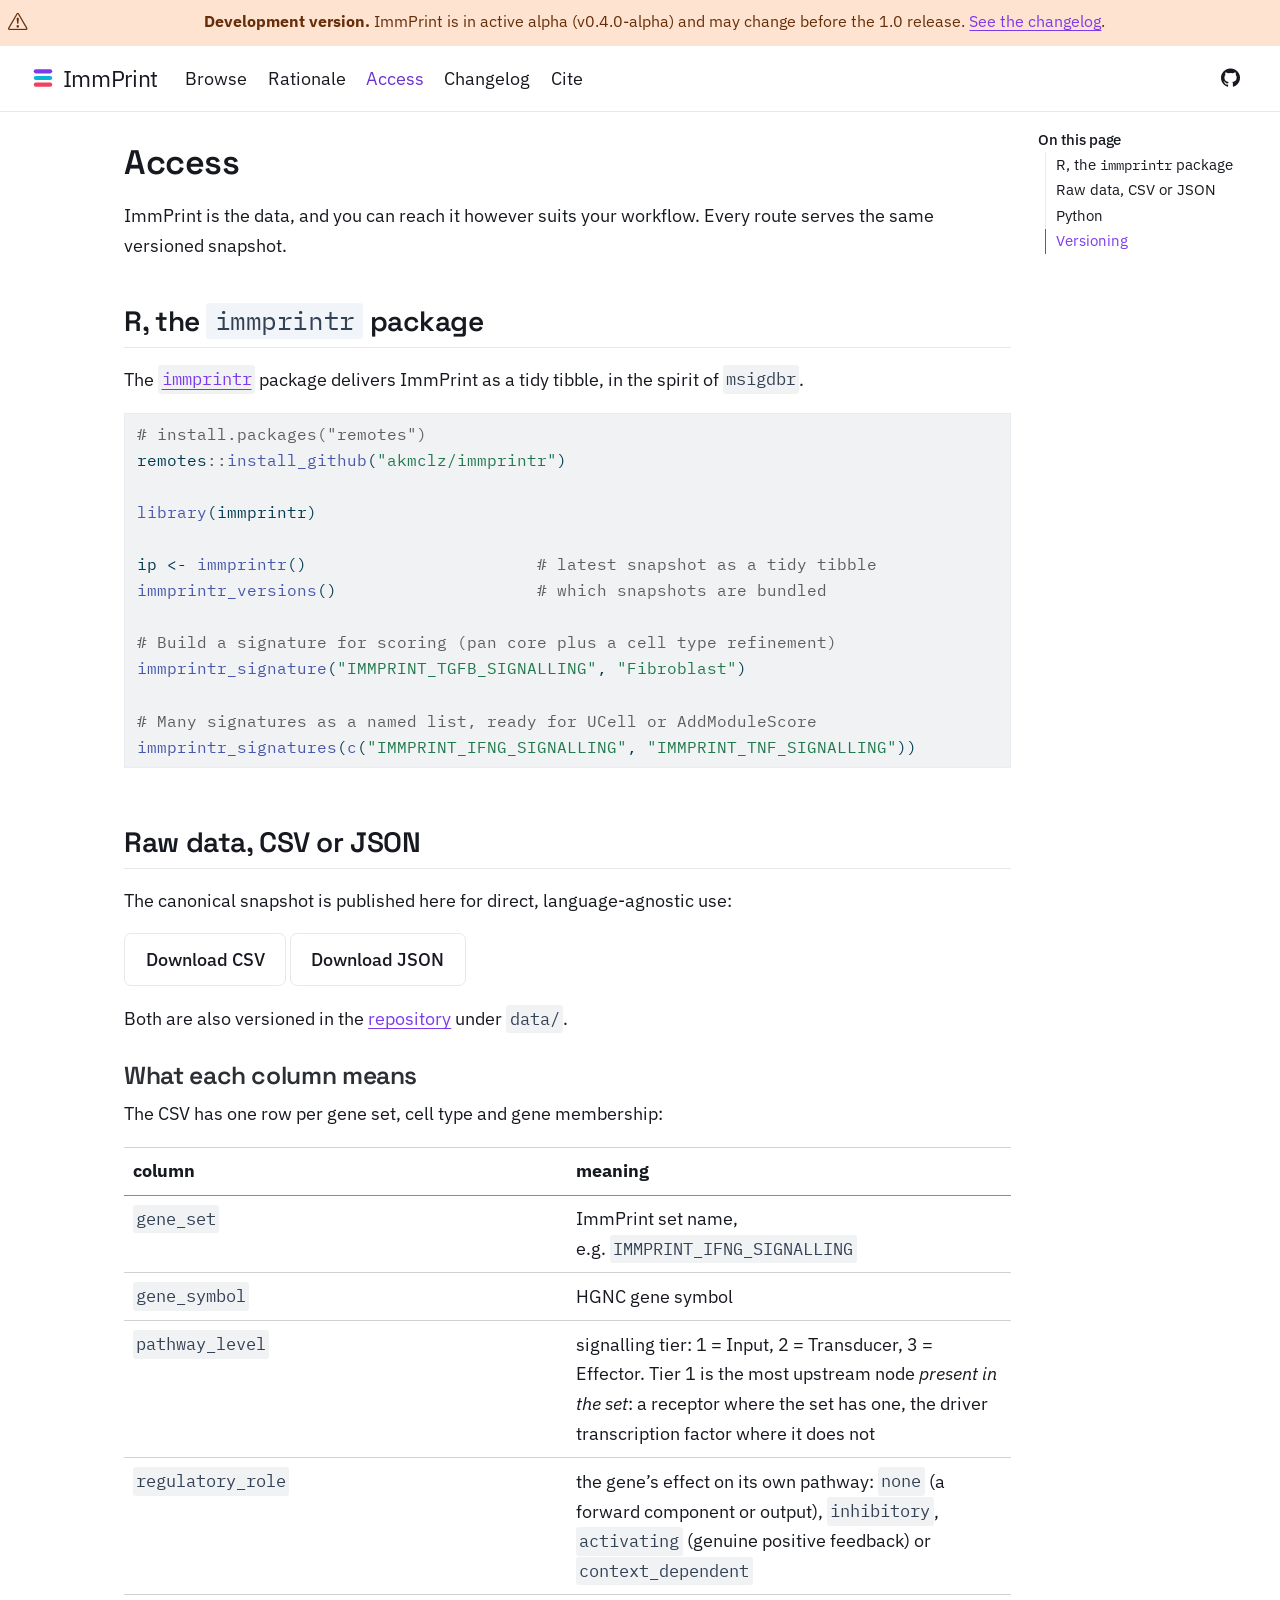
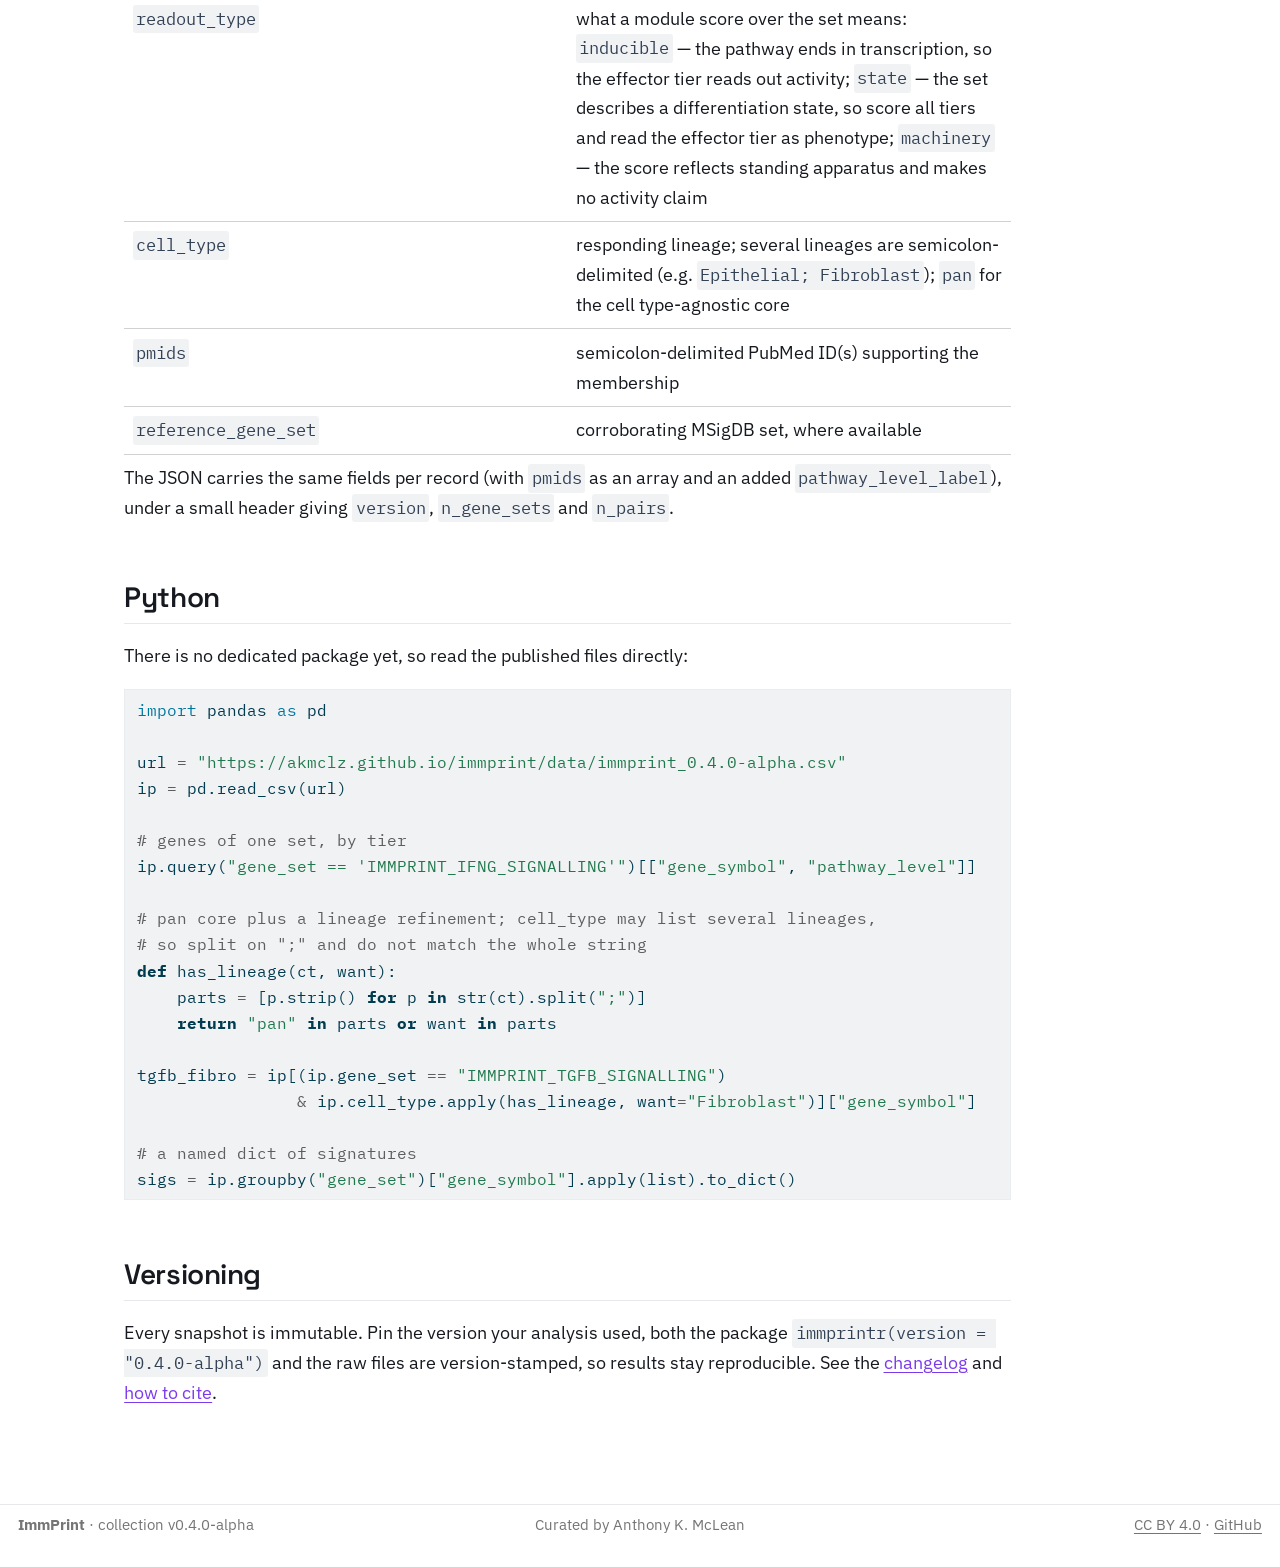
<file: access.html>
<!DOCTYPE html>
<html xmlns="http://www.w3.org/1999/xhtml" lang="en" xml:lang="en"><head>

<meta charset="utf-8">
<meta name="generator" content="quarto-1.10.18">

<meta name="viewport" content="width=device-width, initial-scale=1.0, user-scalable=yes">


<title>Access – ImmPrint</title>
<style>
/* Default styles provided by pandoc.
** See https://pandoc.org/MANUAL.html#variables-for-html for config info.
*/
span.smallcaps{font-variant: small-caps;}
div.columns{display: flex; gap: 1.5em;}
div.column{flex: auto;}
@media screen {
div.columns{gap: min(4vw, 1.5em);}
div.column{overflow-x: auto;}
}
div.hanging-indent{margin-left: 1.5em; text-indent: -1.5em;}
ul.task-list{list-style: none;}
ul.task-list li input[type="checkbox"] {
  width: 0.8em;
  margin: 0 0.8em 0.2em -1em; /* quarto-specific, see https://github.com/quarto-dev/quarto-cli/issues/4556 */ 
  vertical-align: middle;
}
/* CSS for syntax highlighting */
html { -webkit-text-size-adjust: 100%; }
pre > code.sourceCode { white-space: pre; position: relative; }
pre > code.sourceCode > span { display: inline-block; line-height: 1.25; }
pre > code.sourceCode > span:empty { height: 1.2em; }
.sourceCode { overflow: visible; }
code.sourceCode > span { color: inherit; text-decoration: inherit; }
div.sourceCode { margin: 1em 0; }
pre.sourceCode { margin: 0; }
@media screen {
div.sourceCode { overflow: auto; }
}
@media print {
pre > code.sourceCode { white-space: pre-wrap; }
pre > code.sourceCode > span { text-indent: -5em; padding-left: 5em; }
}
pre.numberSource code
  { counter-reset: source-line 0; }
pre.numberSource code > span
  { position: relative; left: -4em; counter-increment: source-line; }
pre.numberSource code > span > a:first-child::before
  { content: counter(source-line);
    position: relative; left: -1em; text-align: right; vertical-align: baseline;
    border: none; display: inline-block;
    -webkit-touch-callout: none; -webkit-user-select: none;
    -khtml-user-select: none; -moz-user-select: none;
    -ms-user-select: none; user-select: none;
    padding: 0 4px; width: 4em;
  }
pre.numberSource { margin-left: 3em;  padding-left: 4px; }
div.sourceCode
  {   }
@media screen {
pre > code.sourceCode > span > a:first-child::before { text-decoration: underline; }
}
</style>


<script src="site_libs/quarto-nav/quarto-nav.js"></script>
<link href="./favicon.svg" rel="icon" type="image/svg+xml">
<script src="site_libs/quarto-html/quarto.js" type="module"></script>
<script src="site_libs/quarto-html/tabsets/tabsets.js" type="module"></script>
<script src="site_libs/quarto-html/popper.min.js"></script>
<script src="site_libs/quarto-html/tippy.umd.min.js"></script>
<script src="site_libs/quarto-html/anchor.min.js"></script>
<link href="site_libs/quarto-html/tippy.css" rel="stylesheet">
<link href="site_libs/quarto-html/quarto-syntax-highlighting-5ece0e4a5ffbf02e28d4d657a8c77456.css" rel="stylesheet" id="quarto-text-highlighting-styles">
<script src="site_libs/bootstrap/bootstrap.min.js"></script>
<link href="site_libs/bootstrap/bootstrap-icons.css" rel="stylesheet">
<link href="site_libs/bootstrap/bootstrap-4c646eefbc2ca1eee2c8d8534daac5e0.min.css" rel="stylesheet" append-hash="true" id="quarto-bootstrap" data-mode="light">
<script id="quarto-search-options" type="application/json">{
  "language": {
    "search-no-results-text": "No results",
    "search-matching-documents-text": "matching documents",
    "search-copy-link-title": "Copy link to search",
    "search-hide-matches-text": "Hide additional matches",
    "search-more-match-text": "more match in this document",
    "search-more-matches-text": "more matches in this document",
    "search-clear-button-title": "Clear",
    "search-text-placeholder": "",
    "search-detached-cancel-button-title": "Cancel",
    "search-submit-button-title": "Submit",
    "search-label": "Search"
  }
}</script>
<meta name="google-site-verification" content="FEXLAwNF8lR6wO5DDef8Wh0jojlKTkvLRAhS2tDvxJM">


</head>

<body class="nav-fixed quarto-light">

<div id="quarto-search-results"></div>
  <header id="quarto-header" class="headroom fixed-top">
    <div id="quarto-announcement" data-announcement-id="f09694f71da1bb327b2a91fa4b900bd0" class="alert alert-warning hidden"><i class="bi bi-exclamation-triangle quarto-announcement-icon"></i><div class="quarto-announcement-content">
<p><strong>Development version.</strong> ImmPrint is in active alpha (v0.4.0-alpha) and may change before the 1.0 release. <a href="changelog.html">See the changelog</a>.</p>
</div></div>
    <nav class="navbar navbar-expand-lg " data-bs-theme="dark">
      <div class="navbar-container container-fluid">
      <div class="navbar-brand-container mx-auto">
    <a href="./index.html" class="navbar-brand navbar-brand-logo">
    <img src="./logo.svg" alt="ImmPrint" class="navbar-logo light-content">
    <img src="./logo.svg" alt="ImmPrint" class="navbar-logo dark-content">
    </a>
    <a class="navbar-brand" href="./index.html">
    <span class="navbar-title">ImmPrint</span>
    </a>
  </div>
          <button class="navbar-toggler" type="button" data-bs-toggle="collapse" data-bs-target="#navbarCollapse" aria-controls="navbarCollapse" role="menu" aria-expanded="false" aria-label="Toggle navigation" onclick="if (window.quartoToggleHeadroom) { window.quartoToggleHeadroom(); }">
  <span class="navbar-toggler-icon"></span>
</button>
          <div class="collapse navbar-collapse" id="navbarCollapse">
            <ul class="navbar-nav navbar-nav-scroll me-auto">
  <li class="nav-item">
    <a class="nav-link" href="./browse.html"> 
<span class="menu-text">Browse</span></a>
  </li>  
  <li class="nav-item">
    <a class="nav-link" href="./rationale.html"> 
<span class="menu-text">Rationale</span></a>
  </li>  
  <li class="nav-item">
    <a class="nav-link active" href="./access.html" aria-current="page"> 
<span class="menu-text">Access</span></a>
  </li>  
  <li class="nav-item">
    <a class="nav-link" href="./changelog.html"> 
<span class="menu-text">Changelog</span></a>
  </li>  
  <li class="nav-item">
    <a class="nav-link" href="./cite.html"> 
<span class="menu-text">Cite</span></a>
  </li>  
</ul>
            <ul class="navbar-nav navbar-nav-scroll ms-auto">
  <li class="nav-item compact">
    <a class="nav-link" href="https://github.com/akmclz/immprint"> <i class="bi bi-github" role="img" aria-label="GitHub repository">
</i> 
<span class="menu-text"></span></a>
  </li>  
</ul>
          </div> <!-- /navcollapse -->
            <div class="quarto-navbar-tools">
</div>
      </div> <!-- /container-fluid -->
    </nav>
</header>
<!-- content -->
<div id="quarto-content" class="quarto-container page-columns page-rows-contents page-layout-article page-navbar">
<!-- sidebar -->
<!-- margin-sidebar -->
    <div id="quarto-margin-sidebar" class="sidebar margin-sidebar">
        <nav id="TOC" role="doc-toc" class="toc-active">
    <h2 id="toc-title">On this page</h2>
   
  <ul>
  <li><a href="#r-the-immprintr-package" id="toc-r-the-immprintr-package" class="nav-link active" data-scroll-target="#r-the-immprintr-package">R, the <code>immprintr</code> package</a></li>
  <li><a href="#raw-data-csv-or-json" id="toc-raw-data-csv-or-json" class="nav-link" data-scroll-target="#raw-data-csv-or-json">Raw data, CSV or JSON</a>
  <ul class="collapse">
  <li><a href="#what-each-column-means" id="toc-what-each-column-means" class="nav-link" data-scroll-target="#what-each-column-means">What each column means</a></li>
  </ul></li>
  <li><a href="#python" id="toc-python" class="nav-link" data-scroll-target="#python">Python</a></li>
  <li><a href="#versioning" id="toc-versioning" class="nav-link" data-scroll-target="#versioning">Versioning</a></li>
  </ul>
</nav>
    </div>
<!-- main -->
<main class="content" id="quarto-document-content">

<header id="title-block-header" class="quarto-title-block default">
<div class="quarto-title">
<h1 class="title">Access</h1>
</div>



<div class="quarto-title-meta">

    
  
    
  </div>
  


</header>


<p>ImmPrint is the data, and you can reach it however suits your workflow. Every route serves the same versioned snapshot.</p>
<section id="r-the-immprintr-package" class="level2">
<h2 class="anchored" data-anchor-id="r-the-immprintr-package">R, the <code>immprintr</code> package</h2>
<p>The <a href="https://akmclz.github.io/immprintr/"><code>immprintr</code></a> package delivers ImmPrint as a tidy tibble, in the spirit of <code>msigdbr</code>.</p>
<div class="sourceCode" id="cb1"><pre class="sourceCode r"><code class="sourceCode r"><span id="cb1-1"><a href="#cb1-1" aria-hidden="true" tabindex="-1"></a><span class="co"># install.packages("remotes")</span></span>
<span id="cb1-2"><a href="#cb1-2" aria-hidden="true" tabindex="-1"></a>remotes<span class="sc">::</span><span class="fu">install_github</span>(<span class="st">"akmclz/immprintr"</span>)</span>
<span id="cb1-3"><a href="#cb1-3" aria-hidden="true" tabindex="-1"></a></span>
<span id="cb1-4"><a href="#cb1-4" aria-hidden="true" tabindex="-1"></a><span class="fu">library</span>(immprintr)</span>
<span id="cb1-5"><a href="#cb1-5" aria-hidden="true" tabindex="-1"></a></span>
<span id="cb1-6"><a href="#cb1-6" aria-hidden="true" tabindex="-1"></a>ip <span class="ot">&lt;-</span> <span class="fu">immprintr</span>()                       <span class="co"># latest snapshot as a tidy tibble</span></span>
<span id="cb1-7"><a href="#cb1-7" aria-hidden="true" tabindex="-1"></a><span class="fu">immprintr_versions</span>()                    <span class="co"># which snapshots are bundled</span></span>
<span id="cb1-8"><a href="#cb1-8" aria-hidden="true" tabindex="-1"></a></span>
<span id="cb1-9"><a href="#cb1-9" aria-hidden="true" tabindex="-1"></a><span class="co"># Build a signature for scoring (pan core plus a cell type refinement)</span></span>
<span id="cb1-10"><a href="#cb1-10" aria-hidden="true" tabindex="-1"></a><span class="fu">immprintr_signature</span>(<span class="st">"IMMPRINT_TGFB_SIGNALLING"</span>, <span class="st">"Fibroblast"</span>)</span>
<span id="cb1-11"><a href="#cb1-11" aria-hidden="true" tabindex="-1"></a></span>
<span id="cb1-12"><a href="#cb1-12" aria-hidden="true" tabindex="-1"></a><span class="co"># Many signatures as a named list, ready for UCell or AddModuleScore</span></span>
<span id="cb1-13"><a href="#cb1-13" aria-hidden="true" tabindex="-1"></a><span class="fu">immprintr_signatures</span>(<span class="fu">c</span>(<span class="st">"IMMPRINT_IFNG_SIGNALLING"</span>, <span class="st">"IMMPRINT_TNF_SIGNALLING"</span>))</span></code></pre></div>
</section>
<section id="raw-data-csv-or-json" class="level2">
<h2 class="anchored" data-anchor-id="raw-data-csv-or-json">Raw data, CSV or JSON</h2>
<p>The canonical snapshot is published here for direct, language-agnostic use:</p>
<p><a href="data/immprint_0.4.0-alpha.csv" class="btn-ghost" download="immprint_0.4.0-alpha.csv">Download CSV</a> <a href="data/immprint_0.4.0-alpha.json" class="btn-ghost" download="immprint_0.4.0-alpha.json">Download JSON</a></p>
<p>Both are also versioned in the <a href="https://github.com/akmclz/immprint">repository</a> under <code>data/</code>.</p>
<section id="what-each-column-means" class="level3">
<h3 class="anchored" data-anchor-id="what-each-column-means">What each column means</h3>
<p>The CSV has one row per gene set, cell type and gene membership:</p>
<table class="caption-top table">
<colgroup>
<col style="width: 50%">
<col style="width: 50%">
</colgroup>
<thead>
<tr class="header">
<th>column</th>
<th>meaning</th>
</tr>
</thead>
<tbody>
<tr class="odd">
<td><code>gene_set</code></td>
<td>ImmPrint set name, e.g.&nbsp;<code>IMMPRINT_IFNG_SIGNALLING</code></td>
</tr>
<tr class="even">
<td><code>gene_symbol</code></td>
<td>HGNC gene symbol</td>
</tr>
<tr class="odd">
<td><code>pathway_level</code></td>
<td>signalling tier: 1 = Input, 2 = Transducer, 3 = Effector. Tier 1 is the most upstream node <em>present in the set</em>: a receptor where the set has one, the driver transcription factor where it does not</td>
</tr>
<tr class="even">
<td><code>regulatory_role</code></td>
<td>the gene’s effect on its own pathway: <code>none</code> (a forward component or output), <code>inhibitory</code>, <code>activating</code> (genuine positive feedback) or <code>context_dependent</code></td>
</tr>
<tr class="odd">
<td><code>readout_type</code></td>
<td>what a module score over the set means: <code>inducible</code> — the pathway ends in transcription, so the effector tier reads out activity; <code>state</code> — the set describes a differentiation state, so score all tiers and read the effector tier as phenotype; <code>machinery</code> — the score reflects standing apparatus and makes no activity claim</td>
</tr>
<tr class="even">
<td><code>cell_type</code></td>
<td>responding lineage; several lineages are semicolon-delimited (e.g.&nbsp;<code>Epithelial; Fibroblast</code>); <code>pan</code> for the cell type-agnostic core</td>
</tr>
<tr class="odd">
<td><code>pmids</code></td>
<td>semicolon-delimited PubMed ID(s) supporting the membership</td>
</tr>
<tr class="even">
<td><code>reference_gene_set</code></td>
<td>corroborating MSigDB set, where available</td>
</tr>
</tbody>
</table>
<p>The JSON carries the same fields per record (with <code>pmids</code> as an array and an added <code>pathway_level_label</code>), under a small header giving <code>version</code>, <code>n_gene_sets</code> and <code>n_pairs</code>.</p>
</section>
</section>
<section id="python" class="level2">
<h2 class="anchored" data-anchor-id="python">Python</h2>
<p>There is no dedicated package yet, so read the published files directly:</p>
<div class="sourceCode" id="cb2"><pre class="sourceCode python"><code class="sourceCode python"><span id="cb2-1"><a href="#cb2-1" aria-hidden="true" tabindex="-1"></a><span class="im">import</span> pandas <span class="im">as</span> pd</span>
<span id="cb2-2"><a href="#cb2-2" aria-hidden="true" tabindex="-1"></a></span>
<span id="cb2-3"><a href="#cb2-3" aria-hidden="true" tabindex="-1"></a>url <span class="op">=</span> <span class="st">"https://akmclz.github.io/immprint/data/immprint_0.4.0-alpha.csv"</span></span>
<span id="cb2-4"><a href="#cb2-4" aria-hidden="true" tabindex="-1"></a>ip <span class="op">=</span> pd.read_csv(url)</span>
<span id="cb2-5"><a href="#cb2-5" aria-hidden="true" tabindex="-1"></a></span>
<span id="cb2-6"><a href="#cb2-6" aria-hidden="true" tabindex="-1"></a><span class="co"># genes of one set, by tier</span></span>
<span id="cb2-7"><a href="#cb2-7" aria-hidden="true" tabindex="-1"></a>ip.query(<span class="st">"gene_set == 'IMMPRINT_IFNG_SIGNALLING'"</span>)[[<span class="st">"gene_symbol"</span>, <span class="st">"pathway_level"</span>]]</span>
<span id="cb2-8"><a href="#cb2-8" aria-hidden="true" tabindex="-1"></a></span>
<span id="cb2-9"><a href="#cb2-9" aria-hidden="true" tabindex="-1"></a><span class="co"># pan core plus a lineage refinement; cell_type may list several lineages,</span></span>
<span id="cb2-10"><a href="#cb2-10" aria-hidden="true" tabindex="-1"></a><span class="co"># so split on ";" and do not match the whole string</span></span>
<span id="cb2-11"><a href="#cb2-11" aria-hidden="true" tabindex="-1"></a><span class="kw">def</span> has_lineage(ct, want):</span>
<span id="cb2-12"><a href="#cb2-12" aria-hidden="true" tabindex="-1"></a>    parts <span class="op">=</span> [p.strip() <span class="cf">for</span> p <span class="kw">in</span> <span class="bu">str</span>(ct).split(<span class="st">";"</span>)]</span>
<span id="cb2-13"><a href="#cb2-13" aria-hidden="true" tabindex="-1"></a>    <span class="cf">return</span> <span class="st">"pan"</span> <span class="kw">in</span> parts <span class="kw">or</span> want <span class="kw">in</span> parts</span>
<span id="cb2-14"><a href="#cb2-14" aria-hidden="true" tabindex="-1"></a></span>
<span id="cb2-15"><a href="#cb2-15" aria-hidden="true" tabindex="-1"></a>tgfb_fibro <span class="op">=</span> ip[(ip.gene_set <span class="op">==</span> <span class="st">"IMMPRINT_TGFB_SIGNALLING"</span>)</span>
<span id="cb2-16"><a href="#cb2-16" aria-hidden="true" tabindex="-1"></a>                <span class="op">&amp;</span> ip.cell_type.<span class="bu">apply</span>(has_lineage, want<span class="op">=</span><span class="st">"Fibroblast"</span>)][<span class="st">"gene_symbol"</span>]</span>
<span id="cb2-17"><a href="#cb2-17" aria-hidden="true" tabindex="-1"></a></span>
<span id="cb2-18"><a href="#cb2-18" aria-hidden="true" tabindex="-1"></a><span class="co"># a named dict of signatures</span></span>
<span id="cb2-19"><a href="#cb2-19" aria-hidden="true" tabindex="-1"></a>sigs <span class="op">=</span> ip.groupby(<span class="st">"gene_set"</span>)[<span class="st">"gene_symbol"</span>].<span class="bu">apply</span>(<span class="bu">list</span>).to_dict()</span></code></pre></div>
</section>
<section id="versioning" class="level2">
<h2 class="anchored" data-anchor-id="versioning">Versioning</h2>
<p>Every snapshot is immutable. Pin the version your analysis used, both the package <code>immprintr(version = "0.4.0-alpha")</code> and the raw files are version-stamped, so results stay reproducible. See the <a href="./changelog.html">changelog</a> and <a href="./cite.html">how to cite</a>.</p>


</section>

</main> <!-- /main -->
<script id="quarto-html-after-body" type="application/javascript">
  window.document.addEventListener("DOMContentLoaded", function (event) {
    const icon = "";
    const anchorJS = new window.AnchorJS();
    anchorJS.options = {
      placement: 'right',
      icon: icon
    };
    anchorJS.add('.anchored');
      var localhostRegex = new RegExp(/^(?:http|https):\/\/localhost\:?[0-9]*\//);
      var mailtoRegex = new RegExp(/^mailto:/);
        var filterRegex = new RegExp("https:\/\/akmclz\.github\.io\/immprint");
      var isInternal = (href) => {
          return filterRegex.test(href) || localhostRegex.test(href) || mailtoRegex.test(href);
      }
      // Inspect non-navigation links and adorn them if external
     var links = window.document.querySelectorAll('a[href]:not(.nav-link):not(.navbar-brand):not(.toc-action):not(.sidebar-link):not(.sidebar-item-toggle):not(.pagination-link):not(.no-external):not([aria-hidden]):not(.dropdown-item):not(.quarto-navigation-tool):not(.about-link)');
      for (var i=0; i<links.length; i++) {
        const link = links[i];
        if (!isInternal(link.href)) {
          // undo the damage that might have been done by quarto-nav.js in the case of
          // links that we want to consider external
          if (link.dataset.originalHref !== undefined) {
            link.href = link.dataset.originalHref;
          }
            // target, if specified
            link.setAttribute("target", "_blank");
            if (link.getAttribute("rel") === null) {
              link.setAttribute("rel", "noopener");
            }
        }
      }
    function tippyHover(el, contentFn, onTriggerFn, onUntriggerFn) {
      const config = {
        allowHTML: true,
        maxWidth: 500,
        delay: 100,
        arrow: false,
        appendTo: function(el) {
            return el.parentElement;
        },
        interactive: true,
        interactiveBorder: 10,
        theme: 'quarto',
        placement: 'bottom-start',
      };
      if (contentFn) {
        config.content = contentFn;
      }
      if (onTriggerFn) {
        config.onTrigger = onTriggerFn;
      }
      if (onUntriggerFn) {
        config.onUntrigger = onUntriggerFn;
      }
      window.tippy(el, config); 
    }
    const noterefs = window.document.querySelectorAll('a[role="doc-noteref"]');
    for (var i=0; i<noterefs.length; i++) {
      const ref = noterefs[i];
      tippyHover(ref, function() {
        // use id or data attribute instead here
        let href = ref.getAttribute('data-footnote-href') || ref.getAttribute('href');
        try { href = new URL(href).hash; } catch {}
        const id = href.replace(/^#\/?/, "");
        const note = window.document.getElementById(id);
        if (note) {
          return note.innerHTML;
        } else {
          return "";
        }
      });
    }
    const xrefs = window.document.querySelectorAll('a.quarto-xref');
    const processXRef = (id, note) => {
      // Strip column container classes
      const stripColumnClz = (el) => {
        el.classList.remove("page-full", "page-columns");
        if (el.children) {
          for (const child of el.children) {
            stripColumnClz(child);
          }
        }
      }
      stripColumnClz(note)
      if (id === null || id.startsWith('sec-')) {
        // Special case sections, only their first couple elements
        const container = document.createElement("div");
        if (note.children && note.children.length > 2) {
          container.appendChild(note.children[0].cloneNode(true));
          for (let i = 1; i < note.children.length; i++) {
            const child = note.children[i];
            if (child.tagName === "P" && child.innerText === "") {
              continue;
            } else {
              container.appendChild(child.cloneNode(true));
              break;
            }
          }
          if (window.Quarto?.typesetMath) {
            window.Quarto.typesetMath(container);
          }
          return container.innerHTML
        } else {
          if (window.Quarto?.typesetMath) {
            window.Quarto.typesetMath(note);
          }
          return note.innerHTML;
        }
      } else {
        // Remove any anchor links if they are present
        const anchorLink = note.querySelector('a.anchorjs-link');
        if (anchorLink) {
          anchorLink.remove();
        }
        if (window.Quarto?.typesetMath) {
          window.Quarto.typesetMath(note);
        }
        if (note.classList.contains("callout")) {
          return note.outerHTML;
        } else {
          return note.innerHTML;
        }
      }
    }
    for (var i=0; i<xrefs.length; i++) {
      const xref = xrefs[i];
      tippyHover(xref, undefined, function(instance) {
        instance.disable();
        let url = xref.getAttribute('href');
        let hash = undefined; 
        if (url.startsWith('#')) {
          hash = url;
        } else {
          try { hash = new URL(url).hash; } catch {}
        }
        if (hash) {
          const id = hash.replace(/^#\/?/, "");
          const note = window.document.getElementById(id);
          if (note !== null) {
            try {
              const html = processXRef(id, note.cloneNode(true));
              instance.setContent(html);
            } finally {
              instance.enable();
              instance.show();
            }
          } else {
            // See if we can fetch this
            fetch(url.split('#')[0])
            .then(res => res.text())
            .then(html => {
              const parser = new DOMParser();
              const htmlDoc = parser.parseFromString(html, "text/html");
              const note = htmlDoc.getElementById(id);
              if (note !== null) {
                const html = processXRef(id, note);
                instance.setContent(html);
              } 
            }).finally(() => {
              instance.enable();
              instance.show();
            });
          }
        } else {
          // See if we can fetch a full url (with no hash to target)
          // This is a special case and we should probably do some content thinning / targeting
          fetch(url)
          .then(res => res.text())
          .then(html => {
            const parser = new DOMParser();
            const htmlDoc = parser.parseFromString(html, "text/html");
            const note = htmlDoc.querySelector('main.content');
            if (note !== null) {
              // This should only happen for chapter cross references
              // (since there is no id in the URL)
              // remove the first header
              if (note.children.length > 0 && note.children[0].tagName === "HEADER") {
                note.children[0].remove();
              }
              const html = processXRef(null, note);
              instance.setContent(html);
            } 
          }).finally(() => {
            instance.enable();
            instance.show();
          });
        }
      }, function(instance) {
      });
    }
        let selectedAnnoteEl;
        const selectorForAnnotation = ( cell, annotation) => {
          let cellAttr = 'data-code-cell="' + cell + '"';
          let lineAttr = 'data-code-annotation="' +  annotation + '"';
          const selector = 'span[' + cellAttr + '][' + lineAttr + ']';
          return selector;
        }
        const selectCodeLines = (annoteEl) => {
          const doc = window.document;
          const targetCell = annoteEl.getAttribute("data-target-cell");
          const targetAnnotation = annoteEl.getAttribute("data-target-annotation");
          const annoteSpan = window.document.querySelector(selectorForAnnotation(targetCell, targetAnnotation));
          const lines = annoteSpan.getAttribute("data-code-lines").split(",");
          const lineIds = lines.map((line) => {
            return targetCell + "-" + line;
          })
          let top = null;
          let height = null;
          let parent = null;
          if (lineIds.length > 0) {
              //compute the position of the single el (top and bottom and make a div)
              const el = window.document.getElementById(lineIds[0]);
              top = el.offsetTop;
              height = el.offsetHeight;
              parent = el.parentElement.parentElement;
            if (lineIds.length > 1) {
              const lastEl = window.document.getElementById(lineIds[lineIds.length - 1]);
              const bottom = lastEl.offsetTop + lastEl.offsetHeight;
              height = bottom - top;
            }
            if (top !== null && height !== null && parent !== null) {
              // cook up a div (if necessary) and position it 
              let div = window.document.getElementById("code-annotation-line-highlight");
              if (div === null) {
                div = window.document.createElement("div");
                div.setAttribute("id", "code-annotation-line-highlight");
                div.style.position = 'absolute';
                parent.appendChild(div);
              }
              div.style.top = top - 2 + "px";
              div.style.height = height + 4 + "px";
              div.style.left = 0;
              let gutterDiv = window.document.getElementById("code-annotation-line-highlight-gutter");
              if (gutterDiv === null) {
                gutterDiv = window.document.createElement("div");
                gutterDiv.setAttribute("id", "code-annotation-line-highlight-gutter");
                gutterDiv.style.position = 'absolute';
                const codeCell = window.document.getElementById(targetCell);
                const gutter = codeCell.querySelector('.code-annotation-gutter');
                gutter.appendChild(gutterDiv);
              }
              gutterDiv.style.top = top - 2 + "px";
              gutterDiv.style.height = height + 4 + "px";
            }
            selectedAnnoteEl = annoteEl;
          }
        };
        const unselectCodeLines = () => {
          const elementsIds = ["code-annotation-line-highlight", "code-annotation-line-highlight-gutter"];
          elementsIds.forEach((elId) => {
            const div = window.document.getElementById(elId);
            if (div) {
              div.remove();
            }
          });
          selectedAnnoteEl = undefined;
        };
          // Handle positioning of the toggle
      window.addEventListener(
        "resize",
        throttle(() => {
          elRect = undefined;
          if (selectedAnnoteEl) {
            selectCodeLines(selectedAnnoteEl);
          }
        }, 10)
      );
      function throttle(fn, ms) {
      let throttle = false;
      let timer;
        return (...args) => {
          if(!throttle) { // first call gets through
              fn.apply(this, args);
              throttle = true;
          } else { // all the others get throttled
              if(timer) clearTimeout(timer); // cancel #2
              timer = setTimeout(() => {
                fn.apply(this, args);
                timer = throttle = false;
              }, ms);
          }
        };
      }
        // Attach click handler to the DT
        const annoteDls = window.document.querySelectorAll('dt[data-target-cell]');
        for (const annoteDlNode of annoteDls) {
          annoteDlNode.addEventListener('click', (event) => {
            const clickedEl = event.target;
            if (clickedEl !== selectedAnnoteEl) {
              unselectCodeLines();
              const activeEl = window.document.querySelector('dt[data-target-cell].code-annotation-active');
              if (activeEl) {
                activeEl.classList.remove('code-annotation-active');
              }
              selectCodeLines(clickedEl);
              clickedEl.classList.add('code-annotation-active');
            } else {
              // Unselect the line
              unselectCodeLines();
              clickedEl.classList.remove('code-annotation-active');
            }
          });
        }
    const findCites = (el) => {
      const parentEl = el.parentElement;
      if (parentEl) {
        const cites = parentEl.dataset.cites;
        if (cites) {
          return {
            el,
            cites: cites.split(' ')
          };
        } else {
          return findCites(el.parentElement)
        }
      } else {
        return undefined;
      }
    };
    var bibliorefs = window.document.querySelectorAll('a[role="doc-biblioref"]');
    for (var i=0; i<bibliorefs.length; i++) {
      const ref = bibliorefs[i];
      const citeInfo = findCites(ref);
      if (citeInfo) {
        tippyHover(citeInfo.el, function() {
          var popup = window.document.createElement('div');
          citeInfo.cites.forEach(function(cite) {
            var citeDiv = window.document.createElement('div');
            citeDiv.classList.add('hanging-indent');
            citeDiv.classList.add('csl-entry');
            var biblioDiv = window.document.getElementById('ref-' + cite);
            if (biblioDiv) {
              citeDiv.innerHTML = biblioDiv.innerHTML;
            }
            popup.appendChild(citeDiv);
          });
          return popup.innerHTML;
        });
      }
    }
  });
  </script>
</div> <!-- /content -->
<footer class="footer">
  <div class="nav-footer">
    <div class="nav-footer-left">
<p><strong>ImmPrint</strong> · collection v0.4.0-alpha</p>
</div>   
    <div class="nav-footer-center">
<p>Curated by Anthony K. McLean</p>
</div>
    <div class="nav-footer-right">
<p><a href="LICENSE">CC&nbsp;BY&nbsp;4.0</a> · <a href="https://github.com/akmclz/immprint">GitHub</a></p>
</div>
  </div>
</footer>




</body></html>
</file>
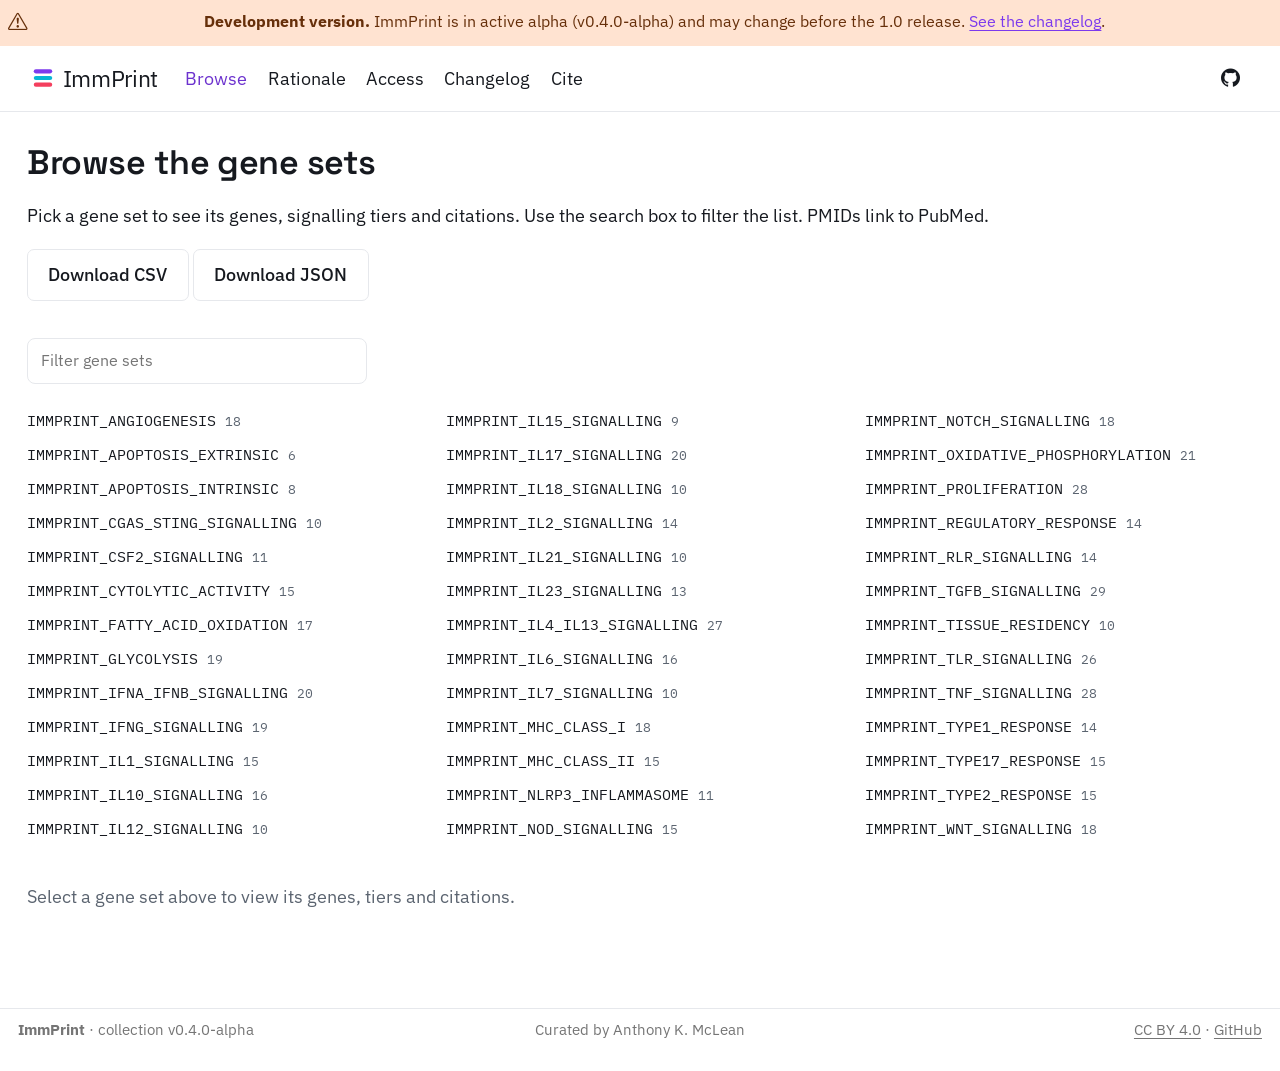
<file: browse.html>
<!DOCTYPE html>
<html xmlns="http://www.w3.org/1999/xhtml" lang="en" xml:lang="en"><head>

<meta charset="utf-8">
<meta name="generator" content="quarto-1.10.18">

<meta name="viewport" content="width=device-width, initial-scale=1.0, user-scalable=yes">


<title>Browse the gene sets – ImmPrint</title>
<style>
/* Default styles provided by pandoc.
** See https://pandoc.org/MANUAL.html#variables-for-html for config info.
*/
span.smallcaps{font-variant: small-caps;}
div.columns{display: flex; gap: 1.5em;}
div.column{flex: auto;}
@media screen {
div.columns{gap: min(4vw, 1.5em);}
div.column{overflow-x: auto;}
}
div.hanging-indent{margin-left: 1.5em; text-indent: -1.5em;}
ul.task-list{list-style: none;}
ul.task-list li input[type="checkbox"] {
  width: 0.8em;
  margin: 0 0.8em 0.2em -1em; /* quarto-specific, see https://github.com/quarto-dev/quarto-cli/issues/4556 */ 
  vertical-align: middle;
}
/* CSS for syntax highlighting */
html { -webkit-text-size-adjust: 100%; }
pre > code.sourceCode { white-space: pre; position: relative; }
pre > code.sourceCode > span { display: inline-block; line-height: 1.25; }
pre > code.sourceCode > span:empty { height: 1.2em; }
.sourceCode { overflow: visible; }
code.sourceCode > span { color: inherit; text-decoration: inherit; }
div.sourceCode { margin: 1em 0; }
pre.sourceCode { margin: 0; }
@media screen {
div.sourceCode { overflow: auto; }
}
@media print {
pre > code.sourceCode { white-space: pre-wrap; }
pre > code.sourceCode > span { text-indent: -5em; padding-left: 5em; }
}
pre.numberSource code
  { counter-reset: source-line 0; }
pre.numberSource code > span
  { position: relative; left: -4em; counter-increment: source-line; }
pre.numberSource code > span > a:first-child::before
  { content: counter(source-line);
    position: relative; left: -1em; text-align: right; vertical-align: baseline;
    border: none; display: inline-block;
    -webkit-touch-callout: none; -webkit-user-select: none;
    -khtml-user-select: none; -moz-user-select: none;
    -ms-user-select: none; user-select: none;
    padding: 0 4px; width: 4em;
  }
pre.numberSource { margin-left: 3em;  padding-left: 4px; }
div.sourceCode
  {   }
@media screen {
pre > code.sourceCode > span > a:first-child::before { text-decoration: underline; }
}
</style>


<script src="site_libs/quarto-nav/quarto-nav.js"></script>
<link href="./favicon.svg" rel="icon" type="image/svg+xml">
<script src="site_libs/quarto-html/quarto.js" type="module"></script>
<script src="site_libs/quarto-html/tabsets/tabsets.js" type="module"></script>
<script src="site_libs/quarto-html/popper.min.js"></script>
<script src="site_libs/quarto-html/tippy.umd.min.js"></script>
<script src="site_libs/quarto-html/anchor.min.js"></script>
<link href="site_libs/quarto-html/tippy.css" rel="stylesheet">
<link href="site_libs/quarto-html/quarto-syntax-highlighting-5ece0e4a5ffbf02e28d4d657a8c77456.css" rel="stylesheet" id="quarto-text-highlighting-styles">
<script src="site_libs/bootstrap/bootstrap.min.js"></script>
<link href="site_libs/bootstrap/bootstrap-icons.css" rel="stylesheet">
<link href="site_libs/bootstrap/bootstrap-4c646eefbc2ca1eee2c8d8534daac5e0.min.css" rel="stylesheet" append-hash="true" id="quarto-bootstrap" data-mode="light">
<script id="quarto-search-options" type="application/json">{
  "language": {
    "search-no-results-text": "No results",
    "search-matching-documents-text": "matching documents",
    "search-copy-link-title": "Copy link to search",
    "search-hide-matches-text": "Hide additional matches",
    "search-more-match-text": "more match in this document",
    "search-more-matches-text": "more matches in this document",
    "search-clear-button-title": "Clear",
    "search-text-placeholder": "",
    "search-detached-cancel-button-title": "Cancel",
    "search-submit-button-title": "Submit",
    "search-label": "Search"
  }
}</script>
<script type="module" src="site_libs/quarto-ojs/quarto-ojs-runtime.js"></script>
<link href="site_libs/quarto-ojs/quarto-ojs.css" rel="stylesheet">
<meta name="google-site-verification" content="FEXLAwNF8lR6wO5DDef8Wh0jojlKTkvLRAhS2tDvxJM">


</head>

<body class="nav-fixed quarto-light">

<div id="quarto-search-results"></div>
  <header id="quarto-header" class="headroom fixed-top">
    <div id="quarto-announcement" data-announcement-id="f09694f71da1bb327b2a91fa4b900bd0" class="alert alert-warning hidden"><i class="bi bi-exclamation-triangle quarto-announcement-icon"></i><div class="quarto-announcement-content">
<p><strong>Development version.</strong> ImmPrint is in active alpha (v0.4.0-alpha) and may change before the 1.0 release. <a href="changelog.html">See the changelog</a>.</p>
</div></div>
    <nav class="navbar navbar-expand-lg " data-bs-theme="dark">
      <div class="navbar-container container-fluid">
      <div class="navbar-brand-container mx-auto">
    <a href="./index.html" class="navbar-brand navbar-brand-logo">
    <img src="./logo.svg" alt="ImmPrint" class="navbar-logo light-content">
    <img src="./logo.svg" alt="ImmPrint" class="navbar-logo dark-content">
    </a>
    <a class="navbar-brand" href="./index.html">
    <span class="navbar-title">ImmPrint</span>
    </a>
  </div>
          <button class="navbar-toggler" type="button" data-bs-toggle="collapse" data-bs-target="#navbarCollapse" aria-controls="navbarCollapse" role="menu" aria-expanded="false" aria-label="Toggle navigation" onclick="if (window.quartoToggleHeadroom) { window.quartoToggleHeadroom(); }">
  <span class="navbar-toggler-icon"></span>
</button>
          <div class="collapse navbar-collapse" id="navbarCollapse">
            <ul class="navbar-nav navbar-nav-scroll me-auto">
  <li class="nav-item">
    <a class="nav-link active" href="./browse.html" aria-current="page"> 
<span class="menu-text">Browse</span></a>
  </li>  
  <li class="nav-item">
    <a class="nav-link" href="./rationale.html"> 
<span class="menu-text">Rationale</span></a>
  </li>  
  <li class="nav-item">
    <a class="nav-link" href="./access.html"> 
<span class="menu-text">Access</span></a>
  </li>  
  <li class="nav-item">
    <a class="nav-link" href="./changelog.html"> 
<span class="menu-text">Changelog</span></a>
  </li>  
  <li class="nav-item">
    <a class="nav-link" href="./cite.html"> 
<span class="menu-text">Cite</span></a>
  </li>  
</ul>
            <ul class="navbar-nav navbar-nav-scroll ms-auto">
  <li class="nav-item compact">
    <a class="nav-link" href="https://github.com/akmclz/immprint"> <i class="bi bi-github" role="img" aria-label="GitHub repository">
</i> 
<span class="menu-text"></span></a>
  </li>  
</ul>
          </div> <!-- /navcollapse -->
            <div class="quarto-navbar-tools">
</div>
      </div> <!-- /container-fluid -->
    </nav>
</header>
<!-- content -->
<div id="quarto-content" class="quarto-container page-columns page-rows-contents page-layout-full page-navbar">
<!-- sidebar -->
<!-- margin-sidebar -->
    
<!-- main -->
<main class="content column-page" id="quarto-document-content">

<header id="title-block-header" class="quarto-title-block default">
<div class="quarto-title">
<h1 class="title">Browse the gene sets</h1>
</div>



<div class="quarto-title-meta column-page">

    
  
    
  </div>
  


</header>


<p>Pick a gene set to see its genes, signalling tiers and citations. Use the search box to filter the list. PMIDs link to PubMed.</p>
<p><a href="data/immprint_0.4.0-alpha.csv" class="btn-ghost" download="immprint_0.4.0-alpha.csv">Download CSV</a> <a href="data/immprint_0.4.0-alpha.json" class="btn-ghost" download="immprint_0.4.0-alpha.json">Download JSON</a></p>
<div class="cell">
<div class="sourceCode cell-code hidden" id="cb1" data-startfrom="17" data-source-offset="0"><pre class="sourceCode js"><code class="sourceCode javascript" style="counter-reset: source-line 16;"><span id="cb1-17"><a href="#cb1-17" aria-hidden="true" tabindex="-1"></a>data <span class="op">=</span> <span class="fu">FileAttachment</span>(<span class="st">"data/immprint_0.4.0-alpha.csv"</span>)<span class="op">.</span><span class="fu">csv</span>()</span></code></pre></div>
<div class="cell-output cell-output-display">
<div id="ojs-cell-1" data-nodetype="declaration">

</div>
</div>
</div>
<div class="cell">
<div class="sourceCode cell-code hidden" id="cb2" data-startfrom="21" data-source-offset="0"><pre class="sourceCode js"><code class="sourceCode javascript" style="counter-reset: source-line 20;"><span id="cb2-21"><a href="#cb2-21" aria-hidden="true" tabindex="-1"></a>setSummary <span class="op">=</span> {</span>
<span id="cb2-22"><a href="#cb2-22" aria-hidden="true" tabindex="-1"></a>  <span class="kw">const</span> byset <span class="op">=</span> <span class="kw">new</span> <span class="bu">Map</span>()<span class="op">;</span></span>
<span id="cb2-23"><a href="#cb2-23" aria-hidden="true" tabindex="-1"></a>  <span class="cf">for</span> (<span class="kw">const</span> d <span class="kw">of</span> data) {</span>
<span id="cb2-24"><a href="#cb2-24" aria-hidden="true" tabindex="-1"></a>    <span class="cf">if</span> (<span class="op">!</span>byset<span class="op">.</span><span class="fu">has</span>(d<span class="op">.</span><span class="at">gene_set</span>)) byset<span class="op">.</span><span class="fu">set</span>(d<span class="op">.</span><span class="at">gene_set</span><span class="op">,</span> <span class="kw">new</span> <span class="bu">Set</span>())<span class="op">;</span></span>
<span id="cb2-25"><a href="#cb2-25" aria-hidden="true" tabindex="-1"></a>    byset<span class="op">.</span><span class="fu">get</span>(d<span class="op">.</span><span class="at">gene_set</span>)<span class="op">.</span><span class="fu">add</span>(d<span class="op">.</span><span class="at">gene_symbol</span>)<span class="op">;</span></span>
<span id="cb2-26"><a href="#cb2-26" aria-hidden="true" tabindex="-1"></a>  }</span>
<span id="cb2-27"><a href="#cb2-27" aria-hidden="true" tabindex="-1"></a>  <span class="cf">return</span> <span class="bu">Array</span><span class="op">.</span><span class="fu">from</span>(byset<span class="op">,</span> ([name<span class="op">,</span> genes]) <span class="kw">=&gt;</span> ({ name<span class="op">,</span> <span class="dt">n</span><span class="op">:</span> genes<span class="op">.</span><span class="at">size</span> }))</span>
<span id="cb2-28"><a href="#cb2-28" aria-hidden="true" tabindex="-1"></a>    <span class="op">.</span><span class="fu">sort</span>((a<span class="op">,</span> b) <span class="kw">=&gt;</span> a<span class="op">.</span><span class="at">name</span><span class="op">.</span><span class="fu">localeCompare</span>(b<span class="op">.</span><span class="at">name</span>))<span class="op">;</span></span>
<span id="cb2-29"><a href="#cb2-29" aria-hidden="true" tabindex="-1"></a>}</span></code></pre></div>
<div class="cell-output cell-output-display">
<div id="ojs-cell-2" data-nodetype="declaration">

</div>
</div>
</div>
<div class="cell">
<div class="sourceCode cell-code hidden" id="cb3" data-startfrom="34" data-source-offset="-0"><pre class="sourceCode js"><code class="sourceCode javascript" style="counter-reset: source-line 33;"><span id="cb3-34"><a href="#cb3-34" aria-hidden="true" tabindex="-1"></a>mutable selectedSet <span class="op">=</span> <span class="kw">null</span></span>
<span id="cb3-35"><a href="#cb3-35" aria-hidden="true" tabindex="-1"></a>mutable listQuery <span class="op">=</span> <span class="st">""</span></span></code></pre></div>
<div class="cell-output cell-output-display">
<div>
<div id="ojs-cell-3-1" data-nodetype="declaration">

</div>
</div>
</div>
<div class="cell-output cell-output-display">
<div>
<div id="ojs-cell-3-2" data-nodetype="declaration">

</div>
</div>
</div>
</div>
<div class="cell">
<div class="sourceCode cell-code hidden" id="cb4" data-startfrom="38" data-source-offset="0"><pre class="sourceCode js"><code class="sourceCode javascript" style="counter-reset: source-line 37;"><span id="cb4-38"><a href="#cb4-38" aria-hidden="true" tabindex="-1"></a><span class="co">// Search box in its own cell so it keeps focus while the list filters</span></span>
<span id="cb4-39"><a href="#cb4-39" aria-hidden="true" tabindex="-1"></a>filterBox <span class="op">=</span> {</span>
<span id="cb4-40"><a href="#cb4-40" aria-hidden="true" tabindex="-1"></a>  <span class="kw">const</span> inp <span class="op">=</span> <span class="fu">html</span><span class="vs">`&lt;input type="search" placeholder="Filter gene sets" class="setsearch" /&gt;`</span><span class="op">;</span></span>
<span id="cb4-41"><a href="#cb4-41" aria-hidden="true" tabindex="-1"></a>  inp<span class="op">.</span><span class="at">oninput</span> <span class="op">=</span> () <span class="kw">=&gt;</span> { mutable listQuery <span class="op">=</span> inp<span class="op">.</span><span class="at">value</span><span class="op">;</span> }<span class="op">;</span></span>
<span id="cb4-42"><a href="#cb4-42" aria-hidden="true" tabindex="-1"></a>  <span class="cf">return</span> inp<span class="op">;</span></span>
<span id="cb4-43"><a href="#cb4-43" aria-hidden="true" tabindex="-1"></a>}</span></code></pre></div>
<div class="cell-output cell-output-display">
<div id="ojs-cell-4" data-nodetype="declaration">

</div>
</div>
</div>
<div class="cell">
<div class="sourceCode cell-code hidden" id="cb5" data-startfrom="47" data-source-offset="0"><pre class="sourceCode js"><code class="sourceCode javascript" style="counter-reset: source-line 46;"><span id="cb5-47"><a href="#cb5-47" aria-hidden="true" tabindex="-1"></a><span class="co">// Gene set list: linked text, three columns, alphabetical, filtered by the search</span></span>
<span id="cb5-48"><a href="#cb5-48" aria-hidden="true" tabindex="-1"></a>{</span>
<span id="cb5-49"><a href="#cb5-49" aria-hidden="true" tabindex="-1"></a>  <span class="kw">const</span> ql <span class="op">=</span> (listQuery <span class="op">||</span> <span class="st">""</span>)<span class="op">.</span><span class="fu">trim</span>()<span class="op">.</span><span class="fu">toLowerCase</span>()<span class="op">;</span></span>
<span id="cb5-50"><a href="#cb5-50" aria-hidden="true" tabindex="-1"></a>  <span class="kw">const</span> sets <span class="op">=</span> setSummary<span class="op">.</span><span class="fu">filter</span>(s <span class="kw">=&gt;</span> <span class="op">!</span>ql <span class="op">||</span> s<span class="op">.</span><span class="at">name</span><span class="op">.</span><span class="fu">toLowerCase</span>()<span class="op">.</span><span class="fu">includes</span>(ql))<span class="op">;</span></span>
<span id="cb5-51"><a href="#cb5-51" aria-hidden="true" tabindex="-1"></a>  <span class="kw">const</span> el <span class="op">=</span> sets<span class="op">.</span><span class="at">length</span></span>
<span id="cb5-52"><a href="#cb5-52" aria-hidden="true" tabindex="-1"></a>    <span class="op">?</span> <span class="fu">html</span><span class="vs">`&lt;div class="setcols"&gt;</span></span>
<span id="cb5-53"><a href="#cb5-53" aria-hidden="true" tabindex="-1"></a><span class="vs">        </span><span class="sc">${</span>sets<span class="op">.</span><span class="fu">map</span>(s <span class="kw">=&gt;</span> <span class="fu">html</span><span class="vs">`&lt;a class=</span><span class="sc">${</span><span class="st">"setlink"</span> <span class="op">+</span> (s<span class="op">.</span><span class="at">name</span> <span class="op">===</span> selectedSet <span class="op">?</span> <span class="st">" active"</span> <span class="op">:</span> <span class="st">""</span>)<span class="sc">}</span><span class="vs"> data-set="</span><span class="sc">${</span>s<span class="op">.</span><span class="at">name</span><span class="sc">}</span><span class="vs">"&gt;</span><span class="sc">${</span>s<span class="op">.</span><span class="at">name</span><span class="sc">}</span><span class="vs"> &lt;span class="ct"&gt;</span><span class="sc">${</span>s<span class="op">.</span><span class="at">n</span><span class="sc">}</span><span class="vs">&lt;/span&gt;&lt;/a&gt;`</span>)<span class="sc">}</span></span>
<span id="cb5-54"><a href="#cb5-54" aria-hidden="true" tabindex="-1"></a><span class="vs">      &lt;/div&gt;`</span></span>
<span id="cb5-55"><a href="#cb5-55" aria-hidden="true" tabindex="-1"></a>    <span class="op">:</span> <span class="fu">html</span><span class="vs">`&lt;p class="muted" style="margin-top:0.8rem"&gt;No gene set matches that filter.&lt;/p&gt;`</span><span class="op">;</span></span>
<span id="cb5-56"><a href="#cb5-56" aria-hidden="true" tabindex="-1"></a>  el<span class="op">.</span><span class="fu">addEventListener</span>(<span class="st">"click"</span><span class="op">,</span> (e) <span class="kw">=&gt;</span> {</span>
<span id="cb5-57"><a href="#cb5-57" aria-hidden="true" tabindex="-1"></a>    <span class="kw">const</span> a <span class="op">=</span> e<span class="op">.</span><span class="at">target</span><span class="op">.</span><span class="fu">closest</span>(<span class="st">".setlink"</span>)<span class="op">;</span></span>
<span id="cb5-58"><a href="#cb5-58" aria-hidden="true" tabindex="-1"></a>    <span class="cf">if</span> (a <span class="op">&amp;&amp;</span> a<span class="op">.</span><span class="at">dataset</span><span class="op">.</span><span class="at">set</span>) {</span>
<span id="cb5-59"><a href="#cb5-59" aria-hidden="true" tabindex="-1"></a>      mutable selectedSet <span class="op">=</span> a<span class="op">.</span><span class="at">dataset</span><span class="op">.</span><span class="at">set</span><span class="op">;</span></span>
<span id="cb5-60"><a href="#cb5-60" aria-hidden="true" tabindex="-1"></a>      <span class="pp">setTimeout</span>(() <span class="kw">=&gt;</span> {</span>
<span id="cb5-61"><a href="#cb5-61" aria-hidden="true" tabindex="-1"></a>        <span class="kw">const</span> t <span class="op">=</span> <span class="bu">document</span><span class="op">.</span><span class="fu">getElementById</span>(<span class="st">"set-detail"</span>)<span class="op">;</span></span>
<span id="cb5-62"><a href="#cb5-62" aria-hidden="true" tabindex="-1"></a>        <span class="cf">if</span> (t) t<span class="op">.</span><span class="fu">scrollIntoView</span>({ <span class="dt">behavior</span><span class="op">:</span> <span class="st">"smooth"</span><span class="op">,</span> <span class="dt">block</span><span class="op">:</span> <span class="st">"start"</span> })<span class="op">;</span></span>
<span id="cb5-63"><a href="#cb5-63" aria-hidden="true" tabindex="-1"></a>      }<span class="op">,</span> <span class="dv">60</span>)<span class="op">;</span></span>
<span id="cb5-64"><a href="#cb5-64" aria-hidden="true" tabindex="-1"></a>    }</span>
<span id="cb5-65"><a href="#cb5-65" aria-hidden="true" tabindex="-1"></a>  })<span class="op">;</span></span>
<span id="cb5-66"><a href="#cb5-66" aria-hidden="true" tabindex="-1"></a>  <span class="cf">return</span> el<span class="op">;</span></span>
<span id="cb5-67"><a href="#cb5-67" aria-hidden="true" tabindex="-1"></a>}</span></code></pre></div>
<div class="cell-output cell-output-display">
<div id="ojs-cell-5" data-nodetype="expression">

</div>
</div>
</div>
<div class="cell">
<div class="sourceCode cell-code hidden" id="cb6" data-startfrom="71" data-source-offset="0"><pre class="sourceCode js"><code class="sourceCode javascript" style="counter-reset: source-line 70;"><span id="cb6-71"><a href="#cb6-71" aria-hidden="true" tabindex="-1"></a><span class="co">// Selected-set table: fully displayed, no scroll bar</span></span>
<span id="cb6-72"><a href="#cb6-72" aria-hidden="true" tabindex="-1"></a>{</span>
<span id="cb6-73"><a href="#cb6-73" aria-hidden="true" tabindex="-1"></a>  <span class="cf">if</span> (<span class="op">!</span>selectedSet) {</span>
<span id="cb6-74"><a href="#cb6-74" aria-hidden="true" tabindex="-1"></a>    <span class="cf">return</span> <span class="fu">html</span><span class="vs">`&lt;p class="muted" style="margin-top:1.6rem"&gt;Select a gene set above to view its genes, tiers and citations.&lt;/p&gt;`</span><span class="op">;</span></span>
<span id="cb6-75"><a href="#cb6-75" aria-hidden="true" tabindex="-1"></a>  }</span>
<span id="cb6-76"><a href="#cb6-76" aria-hidden="true" tabindex="-1"></a>  <span class="kw">const</span> rows <span class="op">=</span> data<span class="op">.</span><span class="fu">filter</span>(d <span class="kw">=&gt;</span> d<span class="op">.</span><span class="at">gene_set</span> <span class="op">===</span> selectedSet)<span class="op">.</span><span class="fu">slice</span>()<span class="op">.</span><span class="fu">sort</span>((a<span class="op">,</span> b) <span class="kw">=&gt;</span> {</span>
<span id="cb6-77"><a href="#cb6-77" aria-hidden="true" tabindex="-1"></a>    <span class="kw">const</span> t <span class="op">=</span> (<span class="op">+</span>a<span class="op">.</span><span class="at">pathway_level</span>) <span class="op">-</span> (<span class="op">+</span>b<span class="op">.</span><span class="at">pathway_level</span>)<span class="op">;</span></span>
<span id="cb6-78"><a href="#cb6-78" aria-hidden="true" tabindex="-1"></a>    <span class="cf">if</span> (t) <span class="cf">return</span> t<span class="op">;</span></span>
<span id="cb6-79"><a href="#cb6-79" aria-hidden="true" tabindex="-1"></a>    <span class="kw">const</span> ak <span class="op">=</span> a<span class="op">.</span><span class="at">cell_type</span> <span class="op">===</span> <span class="st">"pan"</span> <span class="op">?</span> <span class="st">""</span> <span class="op">:</span> a<span class="op">.</span><span class="at">cell_type</span><span class="op">.</span><span class="fu">toLowerCase</span>()<span class="op">;</span></span>
<span id="cb6-80"><a href="#cb6-80" aria-hidden="true" tabindex="-1"></a>    <span class="kw">const</span> bk <span class="op">=</span> b<span class="op">.</span><span class="at">cell_type</span> <span class="op">===</span> <span class="st">"pan"</span> <span class="op">?</span> <span class="st">""</span> <span class="op">:</span> b<span class="op">.</span><span class="at">cell_type</span><span class="op">.</span><span class="fu">toLowerCase</span>()<span class="op">;</span></span>
<span id="cb6-81"><a href="#cb6-81" aria-hidden="true" tabindex="-1"></a>    <span class="cf">return</span> ak<span class="op">.</span><span class="fu">localeCompare</span>(bk)<span class="op">;</span></span>
<span id="cb6-82"><a href="#cb6-82" aria-hidden="true" tabindex="-1"></a>  })<span class="op">;</span></span>
<span id="cb6-83"><a href="#cb6-83" aria-hidden="true" tabindex="-1"></a>  <span class="kw">const</span> body <span class="op">=</span> [</span>
<span id="cb6-84"><a href="#cb6-84" aria-hidden="true" tabindex="-1"></a>    <span class="st">"Gene set: "</span> <span class="op">+</span> selectedSet<span class="op">,</span> <span class="st">""</span><span class="op">,</span></span>
<span id="cb6-85"><a href="#cb6-85" aria-hidden="true" tabindex="-1"></a>    <span class="st">"### Genes to add"</span><span class="op">,</span> <span class="st">""</span><span class="op">,</span></span>
<span id="cb6-86"><a href="#cb6-86" aria-hidden="true" tabindex="-1"></a>    <span class="st">"### Genes to remove"</span><span class="op">,</span> <span class="st">""</span><span class="op">,</span></span>
<span id="cb6-87"><a href="#cb6-87" aria-hidden="true" tabindex="-1"></a>    <span class="st">"### Citation amendments"</span><span class="op">,</span> <span class="st">""</span><span class="op">,</span></span>
<span id="cb6-88"><a href="#cb6-88" aria-hidden="true" tabindex="-1"></a>    <span class="st">"### Other notes"</span><span class="op">,</span> <span class="st">""</span></span>
<span id="cb6-89"><a href="#cb6-89" aria-hidden="true" tabindex="-1"></a>  ]<span class="op">.</span><span class="fu">join</span>(<span class="st">"</span><span class="sc">\n</span><span class="st">"</span>)<span class="op">;</span></span>
<span id="cb6-90"><a href="#cb6-90" aria-hidden="true" tabindex="-1"></a>  <span class="kw">const</span> issueUrl <span class="op">=</span> <span class="st">"https://github.com/akmclz/immprint/issues/new?title="</span></span>
<span id="cb6-91"><a href="#cb6-91" aria-hidden="true" tabindex="-1"></a>    <span class="op">+</span> <span class="pp">encodeURIComponent</span>(<span class="st">"Feedback: "</span> <span class="op">+</span> selectedSet)</span>
<span id="cb6-92"><a href="#cb6-92" aria-hidden="true" tabindex="-1"></a>    <span class="op">+</span> <span class="st">"&amp;body="</span> <span class="op">+</span> <span class="pp">encodeURIComponent</span>(body)<span class="op">;</span></span>
<span id="cb6-93"><a href="#cb6-93" aria-hidden="true" tabindex="-1"></a>  <span class="cf">return</span> <span class="fu">html</span><span class="vs">`&lt;div id="set-detail" style="margin-top:1.8rem"&gt;</span></span>
<span id="cb6-94"><a href="#cb6-94" aria-hidden="true" tabindex="-1"></a><span class="vs">    &lt;div class="set-detail-head" style="font-size:1.05rem"&gt;</span><span class="sc">${</span>selectedSet<span class="sc">}</span><span class="vs">&lt;/div&gt;</span></span>
<span id="cb6-95"><a href="#cb6-95" aria-hidden="true" tabindex="-1"></a><span class="vs">    &lt;p class="muted" style="margin:0.2rem 0 0.7rem"&gt;</span><span class="sc">${</span>rows<span class="op">.</span><span class="at">length</span><span class="sc">}</span><span class="vs"> genes&lt;span class=</span><span class="sc">${</span><span class="st">"rtpill "</span> <span class="op">+</span> rows[<span class="dv">0</span>]<span class="op">.</span><span class="at">readout_type</span><span class="sc">}</span><span class="vs">&gt;</span><span class="sc">${</span>readoutLabel[rows[<span class="dv">0</span>]<span class="op">.</span><span class="at">readout_type</span>] <span class="op">??</span> rows[<span class="dv">0</span>]<span class="op">.</span><span class="at">readout_type</span><span class="sc">}</span><span class="vs">&lt;/span&gt;&lt;/p&gt;</span></span>
<span id="cb6-96"><a href="#cb6-96" aria-hidden="true" tabindex="-1"></a><span class="vs">    </span><span class="sc">${</span><span class="fu">tableFor</span>(rows)<span class="sc">}</span></span>
<span id="cb6-97"><a href="#cb6-97" aria-hidden="true" tabindex="-1"></a><span class="vs">    &lt;div class="set-feedback"&gt;</span></span>
<span id="cb6-98"><a href="#cb6-98" aria-hidden="true" tabindex="-1"></a><span class="vs">      &lt;a class="btn-ghost" href=</span><span class="sc">${</span>issueUrl<span class="sc">}</span><span class="vs"> target="_blank" rel="noopener"&gt;Suggest changes to this gene set&lt;/a&gt;</span></span>
<span id="cb6-99"><a href="#cb6-99" aria-hidden="true" tabindex="-1"></a><span class="vs">      &lt;span class="muted"&gt;Opens a pre-filled GitHub issue.&lt;/span&gt;</span></span>
<span id="cb6-100"><a href="#cb6-100" aria-hidden="true" tabindex="-1"></a><span class="vs">    &lt;/div&gt;</span></span>
<span id="cb6-101"><a href="#cb6-101" aria-hidden="true" tabindex="-1"></a><span class="vs">  &lt;/div&gt;`</span><span class="op">;</span></span>
<span id="cb6-102"><a href="#cb6-102" aria-hidden="true" tabindex="-1"></a>}</span></code></pre></div>
<div class="cell-output cell-output-display">
<div id="ojs-cell-6" data-nodetype="expression">

</div>
</div>
</div>
<div class="cell">
<div class="sourceCode cell-code hidden" id="cb7" data-startfrom="107" data-source-offset="-0"><pre class="sourceCode js"><code class="sourceCode javascript" style="counter-reset: source-line 106;"><span id="cb7-107"><a href="#cb7-107" aria-hidden="true" tabindex="-1"></a>tierLabel <span class="op">=</span> ({ <span class="st">"1"</span><span class="op">:</span> <span class="st">"Input"</span><span class="op">,</span> <span class="st">"2"</span><span class="op">:</span> <span class="st">"Transducer"</span><span class="op">,</span> <span class="st">"3"</span><span class="op">:</span> <span class="st">"Effector"</span> })</span>
<span id="cb7-108"><a href="#cb7-108" aria-hidden="true" tabindex="-1"></a>tierClass <span class="op">=</span> ({ <span class="st">"1"</span><span class="op">:</span> <span class="st">"i"</span><span class="op">,</span> <span class="st">"2"</span><span class="op">:</span> <span class="st">"t"</span><span class="op">,</span> <span class="st">"3"</span><span class="op">:</span> <span class="st">"e"</span> })</span>
<span id="cb7-109"><a href="#cb7-109" aria-hidden="true" tabindex="-1"></a></span>
<span id="cb7-110"><a href="#cb7-110" aria-hidden="true" tabindex="-1"></a>readoutLabel <span class="op">=</span> ({ <span class="dt">inducible</span><span class="op">:</span> <span class="st">"Inducible"</span><span class="op">,</span> <span class="dt">state</span><span class="op">:</span> <span class="st">"State"</span><span class="op">,</span> <span class="dt">machinery</span><span class="op">:</span> <span class="st">"Machinery"</span> })</span>
<span id="cb7-111"><a href="#cb7-111" aria-hidden="true" tabindex="-1"></a></span>
<span id="cb7-112"><a href="#cb7-112" aria-hidden="true" tabindex="-1"></a>roleLabel <span class="op">=</span> ({ <span class="dt">inhibitory</span><span class="op">:</span> <span class="st">"Inhibitory"</span><span class="op">,</span> <span class="dt">activating</span><span class="op">:</span> <span class="st">"Activating"</span><span class="op">,</span> <span class="dt">context_dependent</span><span class="op">:</span> <span class="st">"Context-dependent"</span> })</span>
<span id="cb7-113"><a href="#cb7-113" aria-hidden="true" tabindex="-1"></a>roleClass <span class="op">=</span> ({ <span class="dt">inhibitory</span><span class="op">:</span> <span class="st">"inh"</span><span class="op">,</span> <span class="dt">activating</span><span class="op">:</span> <span class="st">"act"</span><span class="op">,</span> <span class="dt">context_dependent</span><span class="op">:</span> <span class="st">"ctx"</span> })</span>
<span id="cb7-114"><a href="#cb7-114" aria-hidden="true" tabindex="-1"></a></span>
<span id="cb7-115"><a href="#cb7-115" aria-hidden="true" tabindex="-1"></a><span class="kw">function</span> <span class="fu">roleCell</span>(r) {</span>
<span id="cb7-116"><a href="#cb7-116" aria-hidden="true" tabindex="-1"></a>  <span class="kw">const</span> v <span class="op">=</span> (r <span class="op">??</span> <span class="st">"none"</span>)<span class="op">.</span><span class="fu">toString</span>()<span class="op">;</span></span>
<span id="cb7-117"><a href="#cb7-117" aria-hidden="true" tabindex="-1"></a>  <span class="cf">if</span> (v <span class="op">===</span> <span class="st">"none"</span> <span class="op">||</span> <span class="op">!</span>roleLabel[v]) <span class="cf">return</span> <span class="fu">html</span><span class="vs">`&lt;span class="muted"&gt;·&lt;/span&gt;`</span><span class="op">;</span></span>
<span id="cb7-118"><a href="#cb7-118" aria-hidden="true" tabindex="-1"></a>  <span class="cf">return</span> <span class="fu">html</span><span class="vs">`&lt;span class="rolepill </span><span class="sc">${</span>roleClass[v]<span class="sc">}</span><span class="vs">"&gt;</span><span class="sc">${</span>roleLabel[v]<span class="sc">}</span><span class="vs">&lt;/span&gt;`</span><span class="op">;</span></span>
<span id="cb7-119"><a href="#cb7-119" aria-hidden="true" tabindex="-1"></a>}</span>
<span id="cb7-120"><a href="#cb7-120" aria-hidden="true" tabindex="-1"></a></span>
<span id="cb7-121"><a href="#cb7-121" aria-hidden="true" tabindex="-1"></a><span class="kw">function</span> <span class="fu">pmidCell</span>(p) {</span>
<span id="cb7-122"><a href="#cb7-122" aria-hidden="true" tabindex="-1"></a>  <span class="kw">const</span> ids <span class="op">=</span> (p <span class="op">??</span> <span class="st">""</span>)<span class="op">.</span><span class="fu">toString</span>()<span class="op">.</span><span class="fu">split</span>(<span class="st">";"</span>)<span class="op">.</span><span class="fu">map</span>(s <span class="kw">=&gt;</span> s<span class="op">.</span><span class="fu">trim</span>())<span class="op">.</span><span class="fu">filter</span>(<span class="bu">Boolean</span>)<span class="op">;</span></span>
<span id="cb7-123"><a href="#cb7-123" aria-hidden="true" tabindex="-1"></a>  <span class="cf">return</span> <span class="fu">html</span><span class="vs">`</span><span class="sc">${</span>ids<span class="op">.</span><span class="fu">map</span>((id<span class="op">,</span> i) <span class="kw">=&gt;</span> <span class="fu">html</span><span class="vs">`</span><span class="sc">${</span>i <span class="op">?</span> <span class="st">", "</span> <span class="op">:</span> <span class="st">""</span><span class="sc">}</span><span class="vs">&lt;a href=</span><span class="sc">${</span><span class="st">"https://pubmed.ncbi.nlm.nih.gov/"</span> <span class="op">+</span> id <span class="op">+</span> <span class="st">"/"</span><span class="sc">}</span><span class="vs"> target="_blank" rel="noopener"&gt;</span><span class="sc">${</span>id<span class="sc">}</span><span class="vs">&lt;/a&gt;`</span>)<span class="sc">}</span><span class="vs">`</span><span class="op">;</span></span>
<span id="cb7-124"><a href="#cb7-124" aria-hidden="true" tabindex="-1"></a>}</span>
<span id="cb7-125"><a href="#cb7-125" aria-hidden="true" tabindex="-1"></a></span>
<span id="cb7-126"><a href="#cb7-126" aria-hidden="true" tabindex="-1"></a>cellTypeColours <span class="op">=</span> ({</span>
<span id="cb7-127"><a href="#cb7-127" aria-hidden="true" tabindex="-1"></a>  <span class="st">"pan"</span><span class="op">:</span> <span class="st">"#94A3B8"</span><span class="op">,</span></span>
<span id="cb7-128"><a href="#cb7-128" aria-hidden="true" tabindex="-1"></a>  <span class="st">"T cell"</span><span class="op">:</span> <span class="st">"#22C55E"</span><span class="op">,</span></span>
<span id="cb7-129"><a href="#cb7-129" aria-hidden="true" tabindex="-1"></a>  <span class="st">"B cell"</span><span class="op">:</span> <span class="st">"#38BDF8"</span><span class="op">,</span></span>
<span id="cb7-130"><a href="#cb7-130" aria-hidden="true" tabindex="-1"></a>  <span class="st">"NK cell"</span><span class="op">:</span> <span class="st">"#F97316"</span><span class="op">,</span></span>
<span id="cb7-131"><a href="#cb7-131" aria-hidden="true" tabindex="-1"></a>  <span class="st">"Epithelial"</span><span class="op">:</span> <span class="st">"#EC4899"</span><span class="op">,</span></span>
<span id="cb7-132"><a href="#cb7-132" aria-hidden="true" tabindex="-1"></a>  <span class="st">"Monocyte/Macrophage"</span><span class="op">:</span> <span class="st">"#8B5CF6"</span><span class="op">,</span></span>
<span id="cb7-133"><a href="#cb7-133" aria-hidden="true" tabindex="-1"></a>  <span class="st">"Endothelial"</span><span class="op">:</span> <span class="st">"#EF4444"</span><span class="op">,</span></span>
<span id="cb7-134"><a href="#cb7-134" aria-hidden="true" tabindex="-1"></a>  <span class="st">"Fibroblast"</span><span class="op">:</span> <span class="st">"#D97706"</span></span>
<span id="cb7-135"><a href="#cb7-135" aria-hidden="true" tabindex="-1"></a>})</span>
<span id="cb7-136"><a href="#cb7-136" aria-hidden="true" tabindex="-1"></a></span>
<span id="cb7-137"><a href="#cb7-137" aria-hidden="true" tabindex="-1"></a><span class="co">// cell_type may hold several lineages, ";"-separated; render one chip each.</span></span>
<span id="cb7-138"><a href="#cb7-138" aria-hidden="true" tabindex="-1"></a><span class="kw">function</span> <span class="fu">cellTypeCell</span>(v) {</span>
<span id="cb7-139"><a href="#cb7-139" aria-hidden="true" tabindex="-1"></a>  <span class="kw">const</span> parts <span class="op">=</span> (v <span class="op">??</span> <span class="st">""</span>)<span class="op">.</span><span class="fu">toString</span>()<span class="op">.</span><span class="fu">split</span>(<span class="st">";"</span>)<span class="op">.</span><span class="fu">map</span>(s <span class="kw">=&gt;</span> s<span class="op">.</span><span class="fu">trim</span>())<span class="op">.</span><span class="fu">filter</span>(<span class="bu">Boolean</span>)<span class="op">;</span></span>
<span id="cb7-140"><a href="#cb7-140" aria-hidden="true" tabindex="-1"></a>  <span class="cf">if</span> (<span class="op">!</span>parts<span class="op">.</span><span class="at">length</span>) <span class="cf">return</span> <span class="fu">html</span><span class="vs">`&lt;span class="muted"&gt;·&lt;/span&gt;`</span><span class="op">;</span></span>
<span id="cb7-141"><a href="#cb7-141" aria-hidden="true" tabindex="-1"></a>  <span class="cf">return</span> <span class="fu">html</span><span class="vs">`</span><span class="sc">${</span>parts<span class="op">.</span><span class="fu">map</span>(p <span class="kw">=&gt;</span> {</span>
<span id="cb7-142"><a href="#cb7-142" aria-hidden="true" tabindex="-1"></a>    <span class="kw">const</span> c <span class="op">=</span> cellTypeColours[p] <span class="op">??</span> <span class="st">"#94A3B8"</span><span class="op">;</span></span>
<span id="cb7-143"><a href="#cb7-143" aria-hidden="true" tabindex="-1"></a>    <span class="kw">const</span> cls <span class="op">=</span> <span class="st">"ctpill"</span> <span class="op">+</span> (p <span class="op">===</span> <span class="st">"pan"</span> <span class="op">?</span> <span class="st">" pan"</span> <span class="op">:</span> <span class="st">""</span>)<span class="op">;</span></span>
<span id="cb7-144"><a href="#cb7-144" aria-hidden="true" tabindex="-1"></a>    <span class="cf">return</span> <span class="fu">html</span><span class="vs">`&lt;span class=</span><span class="sc">${</span>cls<span class="sc">}</span><span class="vs"> style=</span><span class="sc">${</span><span class="st">"--ctc: "</span> <span class="op">+</span> c<span class="sc">}</span><span class="vs">&gt;</span><span class="sc">${</span>p<span class="sc">}</span><span class="vs">&lt;/span&gt;`</span><span class="op">;</span></span>
<span id="cb7-145"><a href="#cb7-145" aria-hidden="true" tabindex="-1"></a>  })<span class="sc">}</span><span class="vs">`</span><span class="op">;</span></span>
<span id="cb7-146"><a href="#cb7-146" aria-hidden="true" tabindex="-1"></a>}</span>
<span id="cb7-147"><a href="#cb7-147" aria-hidden="true" tabindex="-1"></a></span>
<span id="cb7-148"><a href="#cb7-148" aria-hidden="true" tabindex="-1"></a><span class="kw">function</span> <span class="fu">tableFor</span>(rows) {</span>
<span id="cb7-149"><a href="#cb7-149" aria-hidden="true" tabindex="-1"></a>  <span class="cf">return</span> <span class="fu">html</span><span class="vs">`&lt;table class="setT"&gt;</span></span>
<span id="cb7-150"><a href="#cb7-150" aria-hidden="true" tabindex="-1"></a><span class="vs">    &lt;thead&gt;&lt;tr&gt;</span></span>
<span id="cb7-151"><a href="#cb7-151" aria-hidden="true" tabindex="-1"></a><span class="vs">      &lt;th&gt;Gene&lt;/th&gt;&lt;th&gt;Tier&lt;/th&gt;&lt;th&gt;Regulatory role&lt;/th&gt;&lt;th&gt;Cell type&lt;/th&gt;&lt;th&gt;PMID(s)&lt;/th&gt;&lt;th&gt;MSigDB reference&lt;/th&gt;</span></span>
<span id="cb7-152"><a href="#cb7-152" aria-hidden="true" tabindex="-1"></a><span class="vs">    &lt;/tr&gt;&lt;/thead&gt;</span></span>
<span id="cb7-153"><a href="#cb7-153" aria-hidden="true" tabindex="-1"></a><span class="vs">    &lt;tbody&gt;</span></span>
<span id="cb7-154"><a href="#cb7-154" aria-hidden="true" tabindex="-1"></a><span class="vs">      </span><span class="sc">${</span>rows<span class="op">.</span><span class="fu">map</span>(d <span class="kw">=&gt;</span> <span class="fu">html</span><span class="vs">`&lt;tr&gt;</span></span>
<span id="cb7-155"><a href="#cb7-155" aria-hidden="true" tabindex="-1"></a><span class="vs">        &lt;td class="mono"&gt;</span><span class="sc">${</span>d<span class="op">.</span><span class="at">gene_symbol</span><span class="sc">}</span><span class="vs">&lt;/td&gt;</span></span>
<span id="cb7-156"><a href="#cb7-156" aria-hidden="true" tabindex="-1"></a><span class="vs">        &lt;td&gt;&lt;span class="tierpill </span><span class="sc">${</span>tierClass[d<span class="op">.</span><span class="at">pathway_level</span>] <span class="op">??</span> <span class="st">""</span><span class="sc">}</span><span class="vs">"&gt;</span><span class="sc">${</span>tierLabel[d<span class="op">.</span><span class="at">pathway_level</span>] <span class="op">??</span> d<span class="op">.</span><span class="at">pathway_level</span><span class="sc">}</span><span class="vs">&lt;/span&gt;&lt;/td&gt;</span></span>
<span id="cb7-157"><a href="#cb7-157" aria-hidden="true" tabindex="-1"></a><span class="vs">        &lt;td&gt;</span><span class="sc">${</span><span class="fu">roleCell</span>(d<span class="op">.</span><span class="at">regulatory_role</span>)<span class="sc">}</span><span class="vs">&lt;/td&gt;</span></span>
<span id="cb7-158"><a href="#cb7-158" aria-hidden="true" tabindex="-1"></a><span class="vs">        &lt;td&gt;</span><span class="sc">${</span><span class="fu">cellTypeCell</span>(d<span class="op">.</span><span class="at">cell_type</span>)<span class="sc">}</span><span class="vs">&lt;/td&gt;</span></span>
<span id="cb7-159"><a href="#cb7-159" aria-hidden="true" tabindex="-1"></a><span class="vs">        &lt;td&gt;</span><span class="sc">${</span><span class="fu">pmidCell</span>(d<span class="op">.</span><span class="at">pmids</span>)<span class="sc">}</span><span class="vs">&lt;/td&gt;</span></span>
<span id="cb7-160"><a href="#cb7-160" aria-hidden="true" tabindex="-1"></a><span class="vs">        &lt;td&gt;</span><span class="sc">${</span>d<span class="op">.</span><span class="at">reference_gene_set</span> <span class="op">?</span> d<span class="op">.</span><span class="at">reference_gene_set</span> <span class="op">:</span> <span class="fu">html</span><span class="vs">`&lt;span class="muted"&gt;·&lt;/span&gt;`</span><span class="sc">}</span><span class="vs">&lt;/td&gt;</span></span>
<span id="cb7-161"><a href="#cb7-161" aria-hidden="true" tabindex="-1"></a><span class="vs">      &lt;/tr&gt;`</span>)<span class="sc">}</span></span>
<span id="cb7-162"><a href="#cb7-162" aria-hidden="true" tabindex="-1"></a><span class="vs">    &lt;/tbody&gt;</span></span>
<span id="cb7-163"><a href="#cb7-163" aria-hidden="true" tabindex="-1"></a><span class="vs">  &lt;/table&gt;`</span><span class="op">;</span></span>
<span id="cb7-164"><a href="#cb7-164" aria-hidden="true" tabindex="-1"></a>}</span></code></pre></div>
<div class="cell-output cell-output-display">
<div>
<div id="ojs-cell-7-1" data-nodetype="declaration">

</div>
</div>
</div>
<div class="cell-output cell-output-display">
<div>
<div id="ojs-cell-7-2" data-nodetype="declaration">

</div>
</div>
</div>
<div class="cell-output cell-output-display">
<div>
<div id="ojs-cell-7-3" data-nodetype="declaration">

</div>
</div>
</div>
<div class="cell-output cell-output-display">
<div>
<div id="ojs-cell-7-4" data-nodetype="declaration">

</div>
</div>
</div>
<div class="cell-output cell-output-display">
<div>
<div id="ojs-cell-7-5" data-nodetype="declaration">

</div>
</div>
</div>
<div class="cell-output cell-output-display">
<div>
<div id="ojs-cell-7-6" data-nodetype="declaration">

</div>
</div>
</div>
<div class="cell-output cell-output-display">
<div>
<div id="ojs-cell-7-7" data-nodetype="declaration">

</div>
</div>
</div>
<div class="cell-output cell-output-display">
<div>
<div id="ojs-cell-7-8" data-nodetype="declaration">

</div>
</div>
</div>
<div class="cell-output cell-output-display">
<div>
<div id="ojs-cell-7-9" data-nodetype="declaration">

</div>
</div>
</div>
<div class="cell-output cell-output-display">
<div>
<div id="ojs-cell-7-10" data-nodetype="declaration">

</div>
</div>
</div>
</div>



</main> <!-- /main -->
<script type="ojs-module-contents">
[base64]/PyBcIlwiKS50b1N0cmluZygpLnNwbGl0KFwiO1wiKS5tYXAocyA9PiBzLnRyaW0oKSkuZmlsdGVyKEJvb2xlYW4pO1xuICByZXR1cm4gaHRtbGAke2lkcy5tYXAoKGlkLCBpKSA9PiBodG1sYCR7aSA/[base64]/IFwiIzk0QTNCOFwiO1xuICAgIGNvbnN0IGNscyA9IFwiY3RwaWxsXCIgKyAocCA9PT0gXCJwYW5cIiA/[base64]/IFwiXCJ9XCI+JHt0aWVyTGFiZWxbZC5wYXRod2F5X2xldmVsXSA/[base64]
</script>
<script type="module">
if (window.location.protocol === "file:") { alert("The OJS runtime does not work with file:// URLs. Please use a web server to view this document."); }
window._ojs.paths.runtimeToDoc = "../..";
window._ojs.paths.runtimeToRoot = "../..";
window._ojs.paths.docToRoot = "";
window._ojs.selfContained = false;
window._ojs.runtime.interpretFromScriptTags();
</script>
<script id="quarto-html-after-body" type="application/javascript">
  window.document.addEventListener("DOMContentLoaded", function (event) {
    const icon = "";
    const anchorJS = new window.AnchorJS();
    anchorJS.options = {
      placement: 'right',
      icon: icon
    };
    anchorJS.add('.anchored');
      var localhostRegex = new RegExp(/^(?:http|https):\/\/localhost\:?[0-9]*\//);
      var mailtoRegex = new RegExp(/^mailto:/);
        var filterRegex = new RegExp("https:\/\/akmclz\.github\.io\/immprint");
      var isInternal = (href) => {
          return filterRegex.test(href) || localhostRegex.test(href) || mailtoRegex.test(href);
      }
      // Inspect non-navigation links and adorn them if external
     var links = window.document.querySelectorAll('a[href]:not(.nav-link):not(.navbar-brand):not(.toc-action):not(.sidebar-link):not(.sidebar-item-toggle):not(.pagination-link):not(.no-external):not([aria-hidden]):not(.dropdown-item):not(.quarto-navigation-tool):not(.about-link)');
      for (var i=0; i<links.length; i++) {
        const link = links[i];
        if (!isInternal(link.href)) {
          // undo the damage that might have been done by quarto-nav.js in the case of
          // links that we want to consider external
          if (link.dataset.originalHref !== undefined) {
            link.href = link.dataset.originalHref;
          }
            // target, if specified
            link.setAttribute("target", "_blank");
            if (link.getAttribute("rel") === null) {
              link.setAttribute("rel", "noopener");
            }
        }
      }
    function tippyHover(el, contentFn, onTriggerFn, onUntriggerFn) {
      const config = {
        allowHTML: true,
        maxWidth: 500,
        delay: 100,
        arrow: false,
        appendTo: function(el) {
            return el.parentElement;
        },
        interactive: true,
        interactiveBorder: 10,
        theme: 'quarto',
        placement: 'bottom-start',
      };
      if (contentFn) {
        config.content = contentFn;
      }
      if (onTriggerFn) {
        config.onTrigger = onTriggerFn;
      }
      if (onUntriggerFn) {
        config.onUntrigger = onUntriggerFn;
      }
      window.tippy(el, config); 
    }
    const noterefs = window.document.querySelectorAll('a[role="doc-noteref"]');
    for (var i=0; i<noterefs.length; i++) {
      const ref = noterefs[i];
      tippyHover(ref, function() {
        // use id or data attribute instead here
        let href = ref.getAttribute('data-footnote-href') || ref.getAttribute('href');
        try { href = new URL(href).hash; } catch {}
        const id = href.replace(/^#\/?/, "");
        const note = window.document.getElementById(id);
        if (note) {
          return note.innerHTML;
        } else {
          return "";
        }
      });
    }
    const xrefs = window.document.querySelectorAll('a.quarto-xref');
    const processXRef = (id, note) => {
      // Strip column container classes
      const stripColumnClz = (el) => {
        el.classList.remove("page-full", "page-columns");
        if (el.children) {
          for (const child of el.children) {
            stripColumnClz(child);
          }
        }
      }
      stripColumnClz(note)
      if (id === null || id.startsWith('sec-')) {
        // Special case sections, only their first couple elements
        const container = document.createElement("div");
        if (note.children && note.children.length > 2) {
          container.appendChild(note.children[0].cloneNode(true));
          for (let i = 1; i < note.children.length; i++) {
            const child = note.children[i];
            if (child.tagName === "P" && child.innerText === "") {
              continue;
            } else {
              container.appendChild(child.cloneNode(true));
              break;
            }
          }
          if (window.Quarto?.typesetMath) {
            window.Quarto.typesetMath(container);
          }
          return container.innerHTML
        } else {
          if (window.Quarto?.typesetMath) {
            window.Quarto.typesetMath(note);
          }
          return note.innerHTML;
        }
      } else {
        // Remove any anchor links if they are present
        const anchorLink = note.querySelector('a.anchorjs-link');
        if (anchorLink) {
          anchorLink.remove();
        }
        if (window.Quarto?.typesetMath) {
          window.Quarto.typesetMath(note);
        }
        if (note.classList.contains("callout")) {
          return note.outerHTML;
        } else {
          return note.innerHTML;
        }
      }
    }
    for (var i=0; i<xrefs.length; i++) {
      const xref = xrefs[i];
      tippyHover(xref, undefined, function(instance) {
        instance.disable();
        let url = xref.getAttribute('href');
        let hash = undefined; 
        if (url.startsWith('#')) {
          hash = url;
        } else {
          try { hash = new URL(url).hash; } catch {}
        }
        if (hash) {
          const id = hash.replace(/^#\/?/, "");
          const note = window.document.getElementById(id);
          if (note !== null) {
            try {
              const html = processXRef(id, note.cloneNode(true));
              instance.setContent(html);
            } finally {
              instance.enable();
              instance.show();
            }
          } else {
            // See if we can fetch this
            fetch(url.split('#')[0])
            .then(res => res.text())
            .then(html => {
              const parser = new DOMParser();
              const htmlDoc = parser.parseFromString(html, "text/html");
              const note = htmlDoc.getElementById(id);
              if (note !== null) {
                const html = processXRef(id, note);
                instance.setContent(html);
              } 
            }).finally(() => {
              instance.enable();
              instance.show();
            });
          }
        } else {
          // See if we can fetch a full url (with no hash to target)
          // This is a special case and we should probably do some content thinning / targeting
          fetch(url)
          .then(res => res.text())
          .then(html => {
            const parser = new DOMParser();
            const htmlDoc = parser.parseFromString(html, "text/html");
            const note = htmlDoc.querySelector('main.content');
            if (note !== null) {
              // This should only happen for chapter cross references
              // (since there is no id in the URL)
              // remove the first header
              if (note.children.length > 0 && note.children[0].tagName === "HEADER") {
                note.children[0].remove();
              }
              const html = processXRef(null, note);
              instance.setContent(html);
            } 
          }).finally(() => {
            instance.enable();
            instance.show();
          });
        }
      }, function(instance) {
      });
    }
        let selectedAnnoteEl;
        const selectorForAnnotation = ( cell, annotation) => {
          let cellAttr = 'data-code-cell="' + cell + '"';
          let lineAttr = 'data-code-annotation="' +  annotation + '"';
          const selector = 'span[' + cellAttr + '][' + lineAttr + ']';
          return selector;
        }
        const selectCodeLines = (annoteEl) => {
          const doc = window.document;
          const targetCell = annoteEl.getAttribute("data-target-cell");
          const targetAnnotation = annoteEl.getAttribute("data-target-annotation");
          const annoteSpan = window.document.querySelector(selectorForAnnotation(targetCell, targetAnnotation));
          const lines = annoteSpan.getAttribute("data-code-lines").split(",");
          const lineIds = lines.map((line) => {
            return targetCell + "-" + line;
          })
          let top = null;
          let height = null;
          let parent = null;
          if (lineIds.length > 0) {
              //compute the position of the single el (top and bottom and make a div)
              const el = window.document.getElementById(lineIds[0]);
              top = el.offsetTop;
              height = el.offsetHeight;
              parent = el.parentElement.parentElement;
            if (lineIds.length > 1) {
              const lastEl = window.document.getElementById(lineIds[lineIds.length - 1]);
              const bottom = lastEl.offsetTop + lastEl.offsetHeight;
              height = bottom - top;
            }
            if (top !== null && height !== null && parent !== null) {
              // cook up a div (if necessary) and position it 
              let div = window.document.getElementById("code-annotation-line-highlight");
              if (div === null) {
                div = window.document.createElement("div");
                div.setAttribute("id", "code-annotation-line-highlight");
                div.style.position = 'absolute';
                parent.appendChild(div);
              }
              div.style.top = top - 2 + "px";
              div.style.height = height + 4 + "px";
              div.style.left = 0;
              let gutterDiv = window.document.getElementById("code-annotation-line-highlight-gutter");
              if (gutterDiv === null) {
                gutterDiv = window.document.createElement("div");
                gutterDiv.setAttribute("id", "code-annotation-line-highlight-gutter");
                gutterDiv.style.position = 'absolute';
                const codeCell = window.document.getElementById(targetCell);
                const gutter = codeCell.querySelector('.code-annotation-gutter');
                gutter.appendChild(gutterDiv);
              }
              gutterDiv.style.top = top - 2 + "px";
              gutterDiv.style.height = height + 4 + "px";
            }
            selectedAnnoteEl = annoteEl;
          }
        };
        const unselectCodeLines = () => {
          const elementsIds = ["code-annotation-line-highlight", "code-annotation-line-highlight-gutter"];
          elementsIds.forEach((elId) => {
            const div = window.document.getElementById(elId);
            if (div) {
              div.remove();
            }
          });
          selectedAnnoteEl = undefined;
        };
          // Handle positioning of the toggle
      window.addEventListener(
        "resize",
        throttle(() => {
          elRect = undefined;
          if (selectedAnnoteEl) {
            selectCodeLines(selectedAnnoteEl);
          }
        }, 10)
      );
      function throttle(fn, ms) {
      let throttle = false;
      let timer;
        return (...args) => {
          if(!throttle) { // first call gets through
              fn.apply(this, args);
              throttle = true;
          } else { // all the others get throttled
              if(timer) clearTimeout(timer); // cancel #2
              timer = setTimeout(() => {
                fn.apply(this, args);
                timer = throttle = false;
              }, ms);
          }
        };
      }
        // Attach click handler to the DT
        const annoteDls = window.document.querySelectorAll('dt[data-target-cell]');
        for (const annoteDlNode of annoteDls) {
          annoteDlNode.addEventListener('click', (event) => {
            const clickedEl = event.target;
            if (clickedEl !== selectedAnnoteEl) {
              unselectCodeLines();
              const activeEl = window.document.querySelector('dt[data-target-cell].code-annotation-active');
              if (activeEl) {
                activeEl.classList.remove('code-annotation-active');
              }
              selectCodeLines(clickedEl);
              clickedEl.classList.add('code-annotation-active');
            } else {
              // Unselect the line
              unselectCodeLines();
              clickedEl.classList.remove('code-annotation-active');
            }
          });
        }
    const findCites = (el) => {
      const parentEl = el.parentElement;
      if (parentEl) {
        const cites = parentEl.dataset.cites;
        if (cites) {
          return {
            el,
            cites: cites.split(' ')
          };
        } else {
          return findCites(el.parentElement)
        }
      } else {
        return undefined;
      }
    };
    var bibliorefs = window.document.querySelectorAll('a[role="doc-biblioref"]');
    for (var i=0; i<bibliorefs.length; i++) {
      const ref = bibliorefs[i];
      const citeInfo = findCites(ref);
      if (citeInfo) {
        tippyHover(citeInfo.el, function() {
          var popup = window.document.createElement('div');
          citeInfo.cites.forEach(function(cite) {
            var citeDiv = window.document.createElement('div');
            citeDiv.classList.add('hanging-indent');
            citeDiv.classList.add('csl-entry');
            var biblioDiv = window.document.getElementById('ref-' + cite);
            if (biblioDiv) {
              citeDiv.innerHTML = biblioDiv.innerHTML;
            }
            popup.appendChild(citeDiv);
          });
          return popup.innerHTML;
        });
      }
    }
  });
  </script>
</div> <!-- /content -->
<footer class="footer">
  <div class="nav-footer">
    <div class="nav-footer-left">
<p><strong>ImmPrint</strong> · collection v0.4.0-alpha</p>
</div>   
    <div class="nav-footer-center">
<p>Curated by Anthony K. McLean</p>
</div>
    <div class="nav-footer-right">
<p><a href="LICENSE">CC&nbsp;BY&nbsp;4.0</a> · <a href="https://github.com/akmclz/immprint">GitHub</a></p>
</div>
  </div>
</footer>




</body></html>
</file>
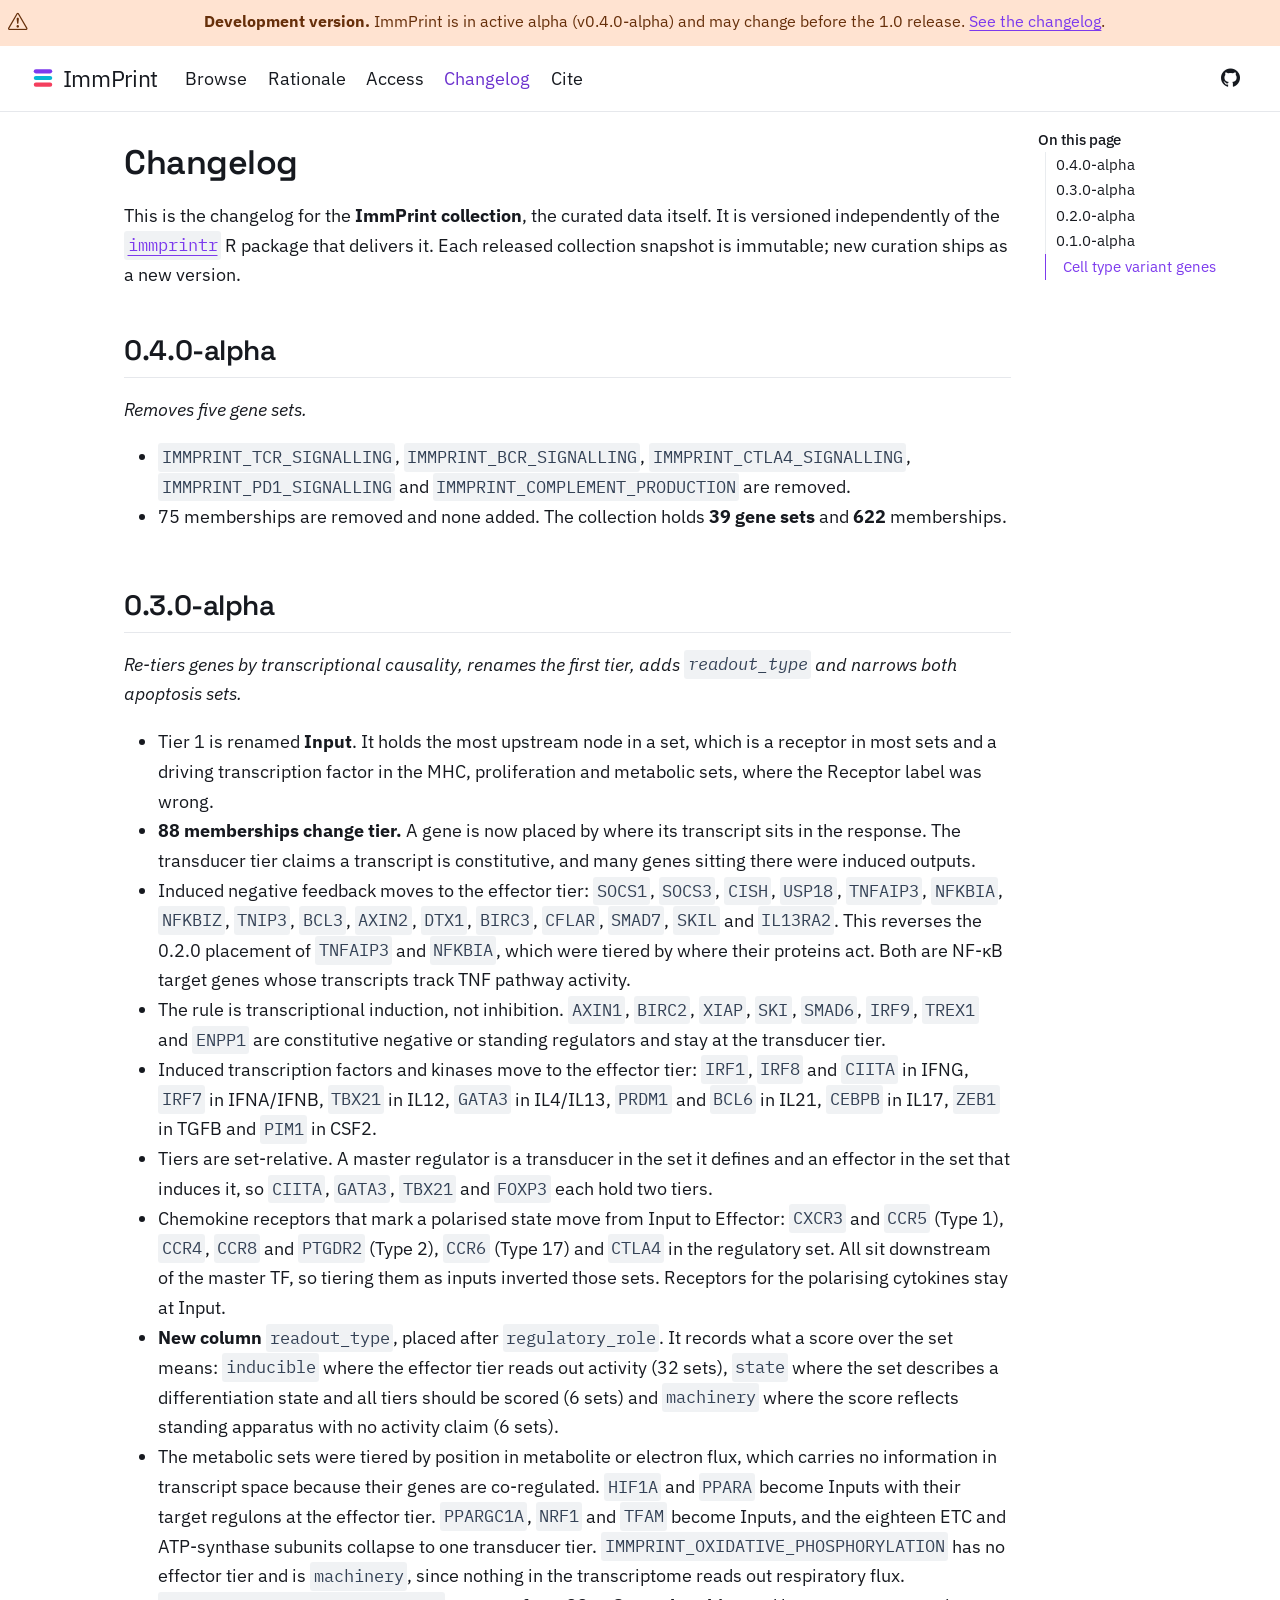
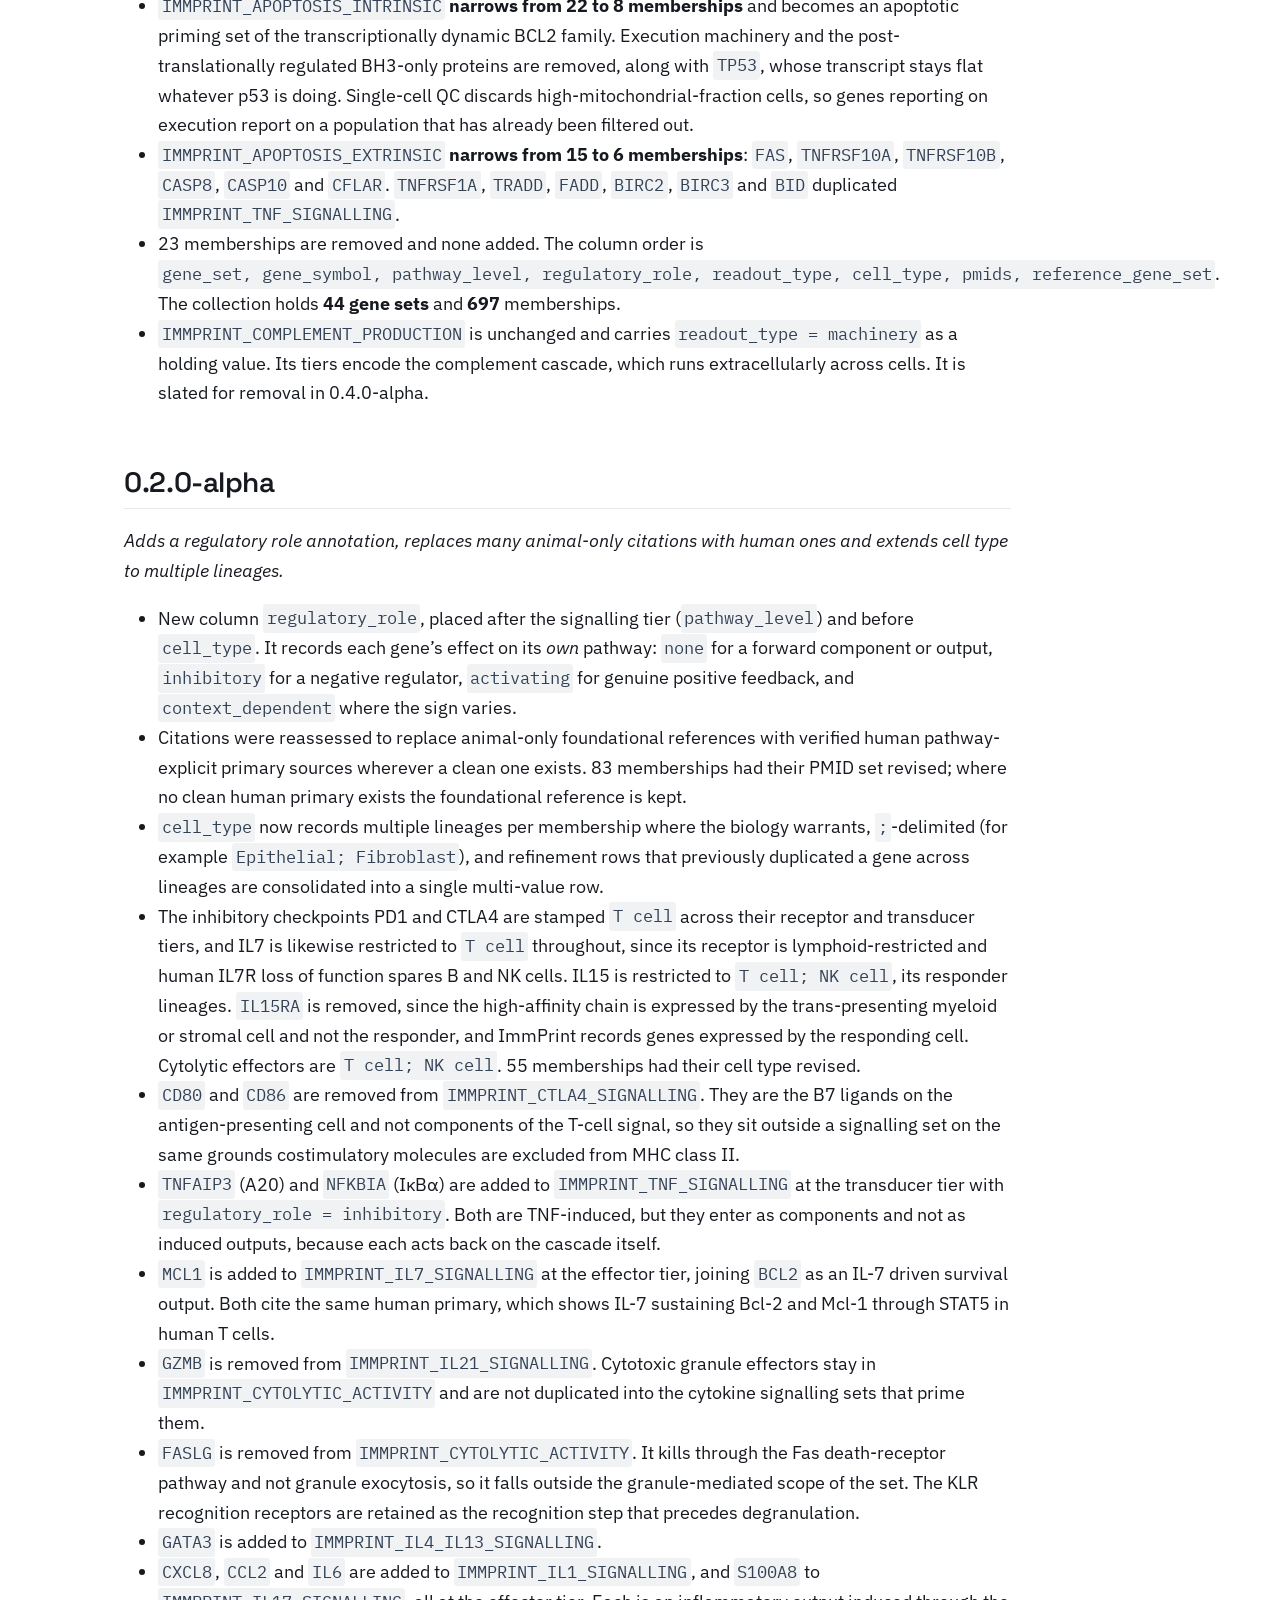
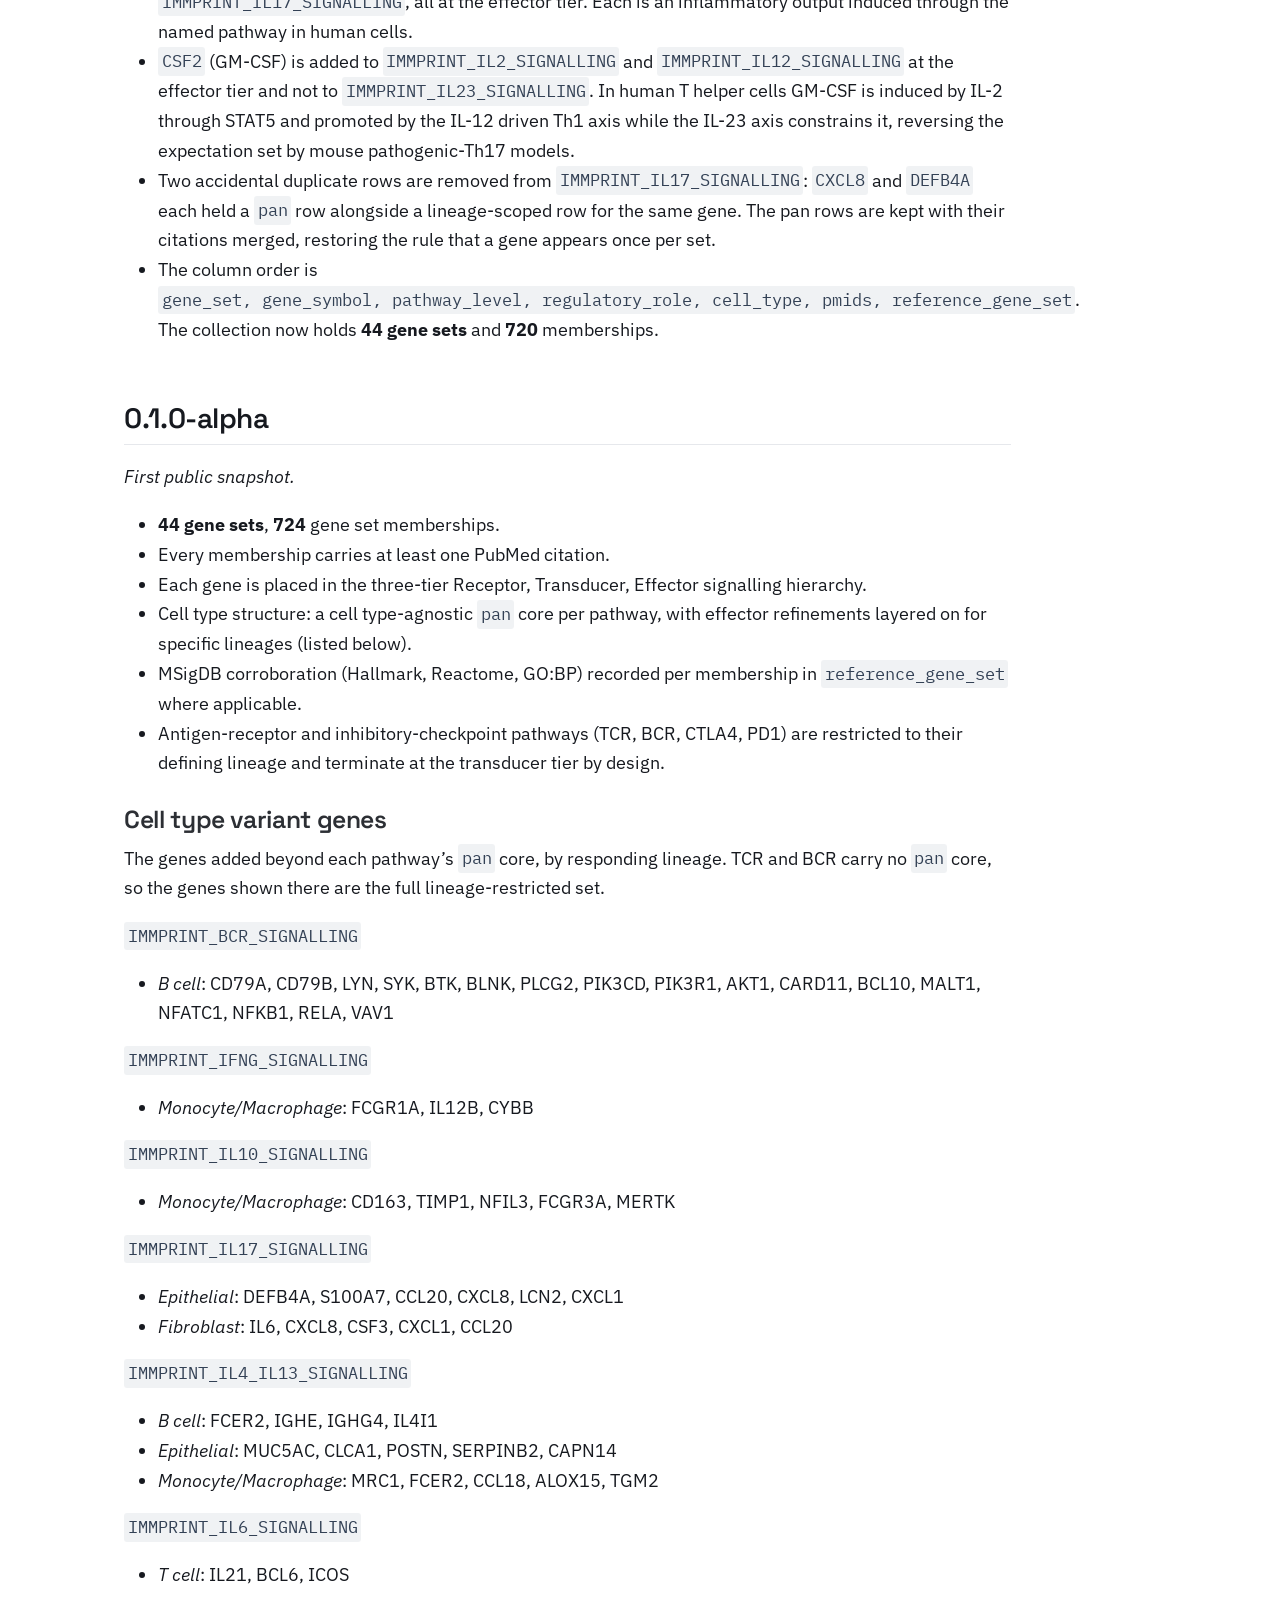
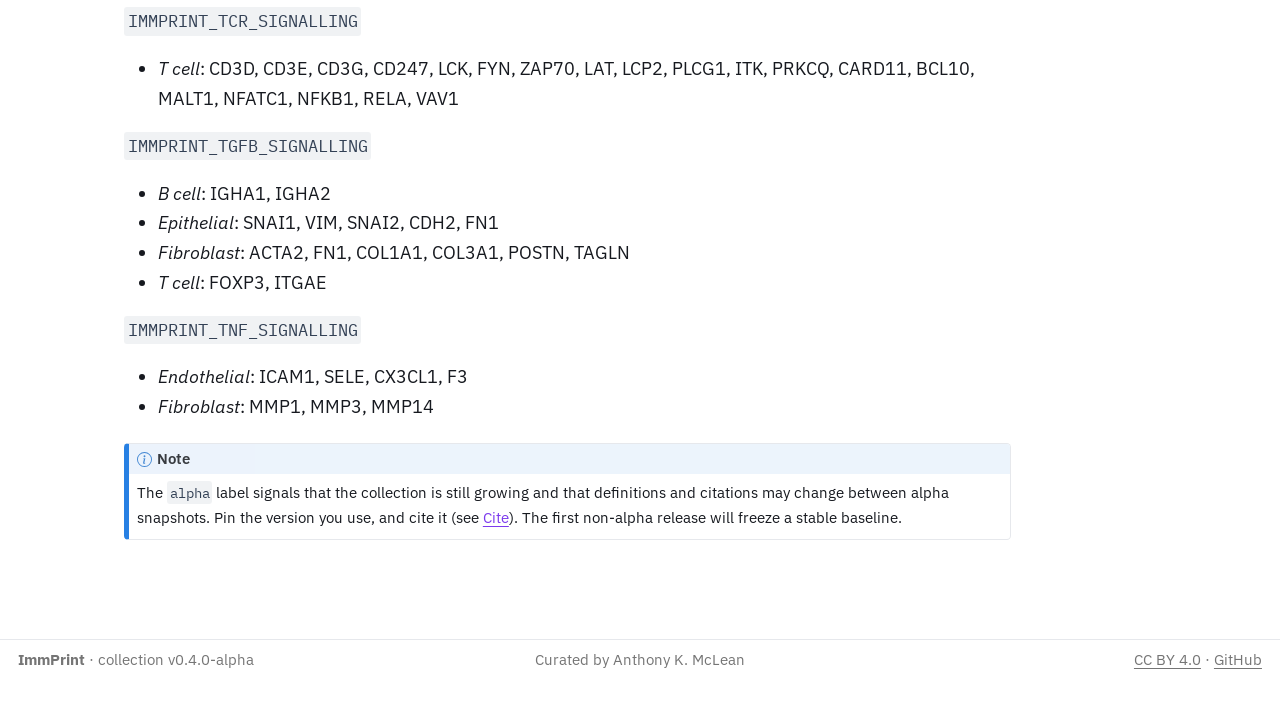
<file: changelog.html>
<!DOCTYPE html>
<html xmlns="http://www.w3.org/1999/xhtml" lang="en" xml:lang="en"><head>

<meta charset="utf-8">
<meta name="generator" content="quarto-1.10.18">

<meta name="viewport" content="width=device-width, initial-scale=1.0, user-scalable=yes">


<title>Changelog – ImmPrint</title>
<style>
/* Default styles provided by pandoc.
** See https://pandoc.org/MANUAL.html#variables-for-html for config info.
*/
span.smallcaps{font-variant: small-caps;}
div.columns{display: flex; gap: 1.5em;}
div.column{flex: auto;}
@media screen {
div.columns{gap: min(4vw, 1.5em);}
div.column{overflow-x: auto;}
}
div.hanging-indent{margin-left: 1.5em; text-indent: -1.5em;}
ul.task-list{list-style: none;}
ul.task-list li input[type="checkbox"] {
  width: 0.8em;
  margin: 0 0.8em 0.2em -1em; /* quarto-specific, see https://github.com/quarto-dev/quarto-cli/issues/4556 */ 
  vertical-align: middle;
}
</style>


<script src="site_libs/quarto-nav/quarto-nav.js"></script>
<link href="./favicon.svg" rel="icon" type="image/svg+xml">
<script src="site_libs/quarto-html/quarto.js" type="module"></script>
<script src="site_libs/quarto-html/tabsets/tabsets.js" type="module"></script>
<script src="site_libs/quarto-html/popper.min.js"></script>
<script src="site_libs/quarto-html/tippy.umd.min.js"></script>
<script src="site_libs/quarto-html/anchor.min.js"></script>
<link href="site_libs/quarto-html/tippy.css" rel="stylesheet">
<link href="site_libs/quarto-html/quarto-syntax-highlighting-5ece0e4a5ffbf02e28d4d657a8c77456.css" rel="stylesheet" id="quarto-text-highlighting-styles">
<script src="site_libs/bootstrap/bootstrap.min.js"></script>
<link href="site_libs/bootstrap/bootstrap-icons.css" rel="stylesheet">
<link href="site_libs/bootstrap/bootstrap-4c646eefbc2ca1eee2c8d8534daac5e0.min.css" rel="stylesheet" append-hash="true" id="quarto-bootstrap" data-mode="light">
<script id="quarto-search-options" type="application/json">{
  "language": {
    "search-no-results-text": "No results",
    "search-matching-documents-text": "matching documents",
    "search-copy-link-title": "Copy link to search",
    "search-hide-matches-text": "Hide additional matches",
    "search-more-match-text": "more match in this document",
    "search-more-matches-text": "more matches in this document",
    "search-clear-button-title": "Clear",
    "search-text-placeholder": "",
    "search-detached-cancel-button-title": "Cancel",
    "search-submit-button-title": "Submit",
    "search-label": "Search"
  }
}</script>
<meta name="google-site-verification" content="FEXLAwNF8lR6wO5DDef8Wh0jojlKTkvLRAhS2tDvxJM">


</head>

<body class="nav-fixed quarto-light">

<div id="quarto-search-results"></div>
  <header id="quarto-header" class="headroom fixed-top">
    <div id="quarto-announcement" data-announcement-id="f09694f71da1bb327b2a91fa4b900bd0" class="alert alert-warning hidden"><i class="bi bi-exclamation-triangle quarto-announcement-icon"></i><div class="quarto-announcement-content">
<p><strong>Development version.</strong> ImmPrint is in active alpha (v0.4.0-alpha) and may change before the 1.0 release. <a href="changelog.html">See the changelog</a>.</p>
</div></div>
    <nav class="navbar navbar-expand-lg " data-bs-theme="dark">
      <div class="navbar-container container-fluid">
      <div class="navbar-brand-container mx-auto">
    <a href="./index.html" class="navbar-brand navbar-brand-logo">
    <img src="./logo.svg" alt="ImmPrint" class="navbar-logo light-content">
    <img src="./logo.svg" alt="ImmPrint" class="navbar-logo dark-content">
    </a>
    <a class="navbar-brand" href="./index.html">
    <span class="navbar-title">ImmPrint</span>
    </a>
  </div>
          <button class="navbar-toggler" type="button" data-bs-toggle="collapse" data-bs-target="#navbarCollapse" aria-controls="navbarCollapse" role="menu" aria-expanded="false" aria-label="Toggle navigation" onclick="if (window.quartoToggleHeadroom) { window.quartoToggleHeadroom(); }">
  <span class="navbar-toggler-icon"></span>
</button>
          <div class="collapse navbar-collapse" id="navbarCollapse">
            <ul class="navbar-nav navbar-nav-scroll me-auto">
  <li class="nav-item">
    <a class="nav-link" href="./browse.html"> 
<span class="menu-text">Browse</span></a>
  </li>  
  <li class="nav-item">
    <a class="nav-link" href="./rationale.html"> 
<span class="menu-text">Rationale</span></a>
  </li>  
  <li class="nav-item">
    <a class="nav-link" href="./access.html"> 
<span class="menu-text">Access</span></a>
  </li>  
  <li class="nav-item">
    <a class="nav-link active" href="./changelog.html" aria-current="page"> 
<span class="menu-text">Changelog</span></a>
  </li>  
  <li class="nav-item">
    <a class="nav-link" href="./cite.html"> 
<span class="menu-text">Cite</span></a>
  </li>  
</ul>
            <ul class="navbar-nav navbar-nav-scroll ms-auto">
  <li class="nav-item compact">
    <a class="nav-link" href="https://github.com/akmclz/immprint"> <i class="bi bi-github" role="img" aria-label="GitHub repository">
</i> 
<span class="menu-text"></span></a>
  </li>  
</ul>
          </div> <!-- /navcollapse -->
            <div class="quarto-navbar-tools">
</div>
      </div> <!-- /container-fluid -->
    </nav>
</header>
<!-- content -->
<div id="quarto-content" class="quarto-container page-columns page-rows-contents page-layout-article page-navbar">
<!-- sidebar -->
<!-- margin-sidebar -->
    <div id="quarto-margin-sidebar" class="sidebar margin-sidebar">
        <nav id="TOC" role="doc-toc" class="toc-active">
    <h2 id="toc-title">On this page</h2>
   
  <ul>
  <li><a href="#sec-0-4-0-alpha" id="toc-sec-0-4-0-alpha" class="nav-link active" data-scroll-target="#sec-0-4-0-alpha">0.4.0-alpha</a></li>
  <li><a href="#sec-0-3-0-alpha" id="toc-sec-0-3-0-alpha" class="nav-link" data-scroll-target="#sec-0-3-0-alpha">0.3.0-alpha</a></li>
  <li><a href="#sec-0-2-0-alpha" id="toc-sec-0-2-0-alpha" class="nav-link" data-scroll-target="#sec-0-2-0-alpha">0.2.0-alpha</a></li>
  <li><a href="#sec-0-1-0-alpha" id="toc-sec-0-1-0-alpha" class="nav-link" data-scroll-target="#sec-0-1-0-alpha">0.1.0-alpha</a>
  <ul class="collapse">
  <li><a href="#cell-type-variant-genes" id="toc-cell-type-variant-genes" class="nav-link" data-scroll-target="#cell-type-variant-genes">Cell type variant genes</a></li>
  </ul></li>
  </ul>
</nav>
    </div>
<!-- main -->
<main class="content" id="quarto-document-content">

<header id="title-block-header" class="quarto-title-block default">
<div class="quarto-title">
<h1 class="title">Changelog</h1>
</div>



<div class="quarto-title-meta">

    
  
    
  </div>
  


</header>


<p>This is the changelog for the <strong>ImmPrint collection</strong>, the curated data itself. It is versioned independently of the <a href="https://akmclz.github.io/immprintr/"><code>immprintr</code></a> R package that delivers it. Each released collection snapshot is immutable; new curation ships as a new version.</p>
<section id="sec-0-4-0-alpha" class="level2">
<h2 class="anchored" data-anchor-id="sec-0-4-0-alpha">0.4.0-alpha</h2>
<p><em>Removes five gene sets.</em></p>
<ul>
<li><code>IMMPRINT_TCR_SIGNALLING</code>, <code>IMMPRINT_BCR_SIGNALLING</code>, <code>IMMPRINT_CTLA4_SIGNALLING</code>, <code>IMMPRINT_PD1_SIGNALLING</code> and <code>IMMPRINT_COMPLEMENT_PRODUCTION</code> are removed.</li>
<li>75 memberships are removed and none added. The collection holds <strong>39 gene sets</strong> and <strong>622</strong> memberships.</li>
</ul>
</section>
<section id="sec-0-3-0-alpha" class="level2">
<h2 class="anchored" data-anchor-id="sec-0-3-0-alpha">0.3.0-alpha</h2>
<p><em>Re-tiers genes by transcriptional causality, renames the first tier, adds <code>readout_type</code> and narrows both apoptosis sets.</em></p>
<ul>
<li>Tier 1 is renamed <strong>Input</strong>. It holds the most upstream node in a set, which is a receptor in most sets and a driving transcription factor in the MHC, proliferation and metabolic sets, where the Receptor label was wrong.</li>
<li><strong>88 memberships change tier.</strong> A gene is now placed by where its transcript sits in the response. The transducer tier claims a transcript is constitutive, and many genes sitting there were induced outputs.</li>
<li>Induced negative feedback moves to the effector tier: <code>SOCS1</code>, <code>SOCS3</code>, <code>CISH</code>, <code>USP18</code>, <code>TNFAIP3</code>, <code>NFKBIA</code>, <code>NFKBIZ</code>, <code>TNIP3</code>, <code>BCL3</code>, <code>AXIN2</code>, <code>DTX1</code>, <code>BIRC3</code>, <code>CFLAR</code>, <code>SMAD7</code>, <code>SKIL</code> and <code>IL13RA2</code>. This reverses the 0.2.0 placement of <code>TNFAIP3</code> and <code>NFKBIA</code>, which were tiered by where their proteins act. Both are NF-κB target genes whose transcripts track TNF pathway activity.</li>
<li>The rule is transcriptional induction, not inhibition. <code>AXIN1</code>, <code>BIRC2</code>, <code>XIAP</code>, <code>SKI</code>, <code>SMAD6</code>, <code>IRF9</code>, <code>TREX1</code> and <code>ENPP1</code> are constitutive negative or standing regulators and stay at the transducer tier.</li>
<li>Induced transcription factors and kinases move to the effector tier: <code>IRF1</code>, <code>IRF8</code> and <code>CIITA</code> in IFNG, <code>IRF7</code> in IFNA/IFNB, <code>TBX21</code> in IL12, <code>GATA3</code> in IL4/IL13, <code>PRDM1</code> and <code>BCL6</code> in IL21, <code>CEBPB</code> in IL17, <code>ZEB1</code> in TGFB and <code>PIM1</code> in CSF2.</li>
<li>Tiers are set-relative. A master regulator is a transducer in the set it defines and an effector in the set that induces it, so <code>CIITA</code>, <code>GATA3</code>, <code>TBX21</code> and <code>FOXP3</code> each hold two tiers.</li>
<li>Chemokine receptors that mark a polarised state move from Input to Effector: <code>CXCR3</code> and <code>CCR5</code> (Type 1), <code>CCR4</code>, <code>CCR8</code> and <code>PTGDR2</code> (Type 2), <code>CCR6</code> (Type 17) and <code>CTLA4</code> in the regulatory set. All sit downstream of the master TF, so tiering them as inputs inverted those sets. Receptors for the polarising cytokines stay at Input.</li>
<li><strong>New column <code>readout_type</code></strong>, placed after <code>regulatory_role</code>. It records what a score over the set means: <code>inducible</code> where the effector tier reads out activity (32 sets), <code>state</code> where the set describes a differentiation state and all tiers should be scored (6 sets) and <code>machinery</code> where the score reflects standing apparatus with no activity claim (6 sets).</li>
<li>The metabolic sets were tiered by position in metabolite or electron flux, which carries no information in transcript space because their genes are co-regulated. <code>HIF1A</code> and <code>PPARA</code> become Inputs with their target regulons at the effector tier. <code>PPARGC1A</code>, <code>NRF1</code> and <code>TFAM</code> become Inputs, and the eighteen ETC and ATP-synthase subunits collapse to one transducer tier. <code>IMMPRINT_OXIDATIVE_PHOSPHORYLATION</code> has no effector tier and is <code>machinery</code>, since nothing in the transcriptome reads out respiratory flux.</li>
<li><strong><code>IMMPRINT_APOPTOSIS_INTRINSIC</code> narrows from 22 to 8 memberships</strong> and becomes an apoptotic priming set of the transcriptionally dynamic BCL2 family. Execution machinery and the post-translationally regulated BH3-only proteins are removed, along with <code>TP53</code>, whose transcript stays flat whatever p53 is doing. Single-cell QC discards high-mitochondrial-fraction cells, so genes reporting on execution report on a population that has already been filtered out.</li>
<li><strong><code>IMMPRINT_APOPTOSIS_EXTRINSIC</code> narrows from 15 to 6 memberships</strong>: <code>FAS</code>, <code>TNFRSF10A</code>, <code>TNFRSF10B</code>, <code>CASP8</code>, <code>CASP10</code> and <code>CFLAR</code>. <code>TNFRSF1A</code>, <code>TRADD</code>, <code>FADD</code>, <code>BIRC2</code>, <code>BIRC3</code> and <code>BID</code> duplicated <code>IMMPRINT_TNF_SIGNALLING</code>.</li>
<li>23 memberships are removed and none added. The column order is <code>gene_set, gene_symbol, pathway_level, regulatory_role, readout_type, cell_type, pmids, reference_gene_set</code>. The collection holds <strong>44 gene sets</strong> and <strong>697</strong> memberships.</li>
<li><code>IMMPRINT_COMPLEMENT_PRODUCTION</code> is unchanged and carries <code>readout_type = machinery</code> as a holding value. Its tiers encode the complement cascade, which runs extracellularly across cells. It is slated for removal in 0.4.0-alpha.</li>
</ul>
</section>
<section id="sec-0-2-0-alpha" class="level2">
<h2 class="anchored" data-anchor-id="sec-0-2-0-alpha">0.2.0-alpha</h2>
<p><em>Adds a regulatory role annotation, replaces many animal-only citations with human ones and extends cell type to multiple lineages.</em></p>
<ul>
<li>New column <strong><code>regulatory_role</code></strong>, placed after the signalling tier (<code>pathway_level</code>) and before <code>cell_type</code>. It records each gene’s effect on its <em>own</em> pathway: <code>none</code> for a forward component or output, <code>inhibitory</code> for a negative regulator, <code>activating</code> for genuine positive feedback, and <code>context_dependent</code> where the sign varies.</li>
<li>Citations were reassessed to replace animal-only foundational references with verified human pathway-explicit primary sources wherever a clean one exists. 83 memberships had their PMID set revised; where no clean human primary exists the foundational reference is kept.</li>
<li><code>cell_type</code> now records multiple lineages per membership where the biology warrants, <code>;</code>-delimited (for example <code>Epithelial; Fibroblast</code>), and refinement rows that previously duplicated a gene across lineages are consolidated into a single multi-value row.</li>
<li>The inhibitory checkpoints PD1 and CTLA4 are stamped <code>T cell</code> across their receptor and transducer tiers, and IL7 is likewise restricted to <code>T cell</code> throughout, since its receptor is lymphoid-restricted and human IL7R loss of function spares B and NK cells. IL15 is restricted to <code>T cell; NK cell</code>, its responder lineages. <code>IL15RA</code> is removed, since the high-affinity chain is expressed by the trans-presenting myeloid or stromal cell and not the responder, and ImmPrint records genes expressed by the responding cell. Cytolytic effectors are <code>T cell; NK cell</code>. 55 memberships had their cell type revised.</li>
<li><code>CD80</code> and <code>CD86</code> are removed from <code>IMMPRINT_CTLA4_SIGNALLING</code>. They are the B7 ligands on the antigen-presenting cell and not components of the T-cell signal, so they sit outside a signalling set on the same grounds costimulatory molecules are excluded from MHC class II.</li>
<li><code>TNFAIP3</code> (A20) and <code>NFKBIA</code> (IκBα) are added to <code>IMMPRINT_TNF_SIGNALLING</code> at the transducer tier with <code>regulatory_role = inhibitory</code>. Both are TNF-induced, but they enter as components and not as induced outputs, because each acts back on the cascade itself.</li>
<li><code>MCL1</code> is added to <code>IMMPRINT_IL7_SIGNALLING</code> at the effector tier, joining <code>BCL2</code> as an IL-7 driven survival output. Both cite the same human primary, which shows IL-7 sustaining Bcl-2 and Mcl-1 through STAT5 in human T cells.</li>
<li><code>GZMB</code> is removed from <code>IMMPRINT_IL21_SIGNALLING</code>. Cytotoxic granule effectors stay in <code>IMMPRINT_CYTOLYTIC_ACTIVITY</code> and are not duplicated into the cytokine signalling sets that prime them.</li>
<li><code>FASLG</code> is removed from <code>IMMPRINT_CYTOLYTIC_ACTIVITY</code>. It kills through the Fas death-receptor pathway and not granule exocytosis, so it falls outside the granule-mediated scope of the set. The KLR recognition receptors are retained as the recognition step that precedes degranulation.</li>
<li><code>GATA3</code> is added to <code>IMMPRINT_IL4_IL13_SIGNALLING</code>.</li>
<li><code>CXCL8</code>, <code>CCL2</code> and <code>IL6</code> are added to <code>IMMPRINT_IL1_SIGNALLING</code>, and <code>S100A8</code> to <code>IMMPRINT_IL17_SIGNALLING</code>, all at the effector tier. Each is an inflammatory output induced through the named pathway in human cells.</li>
<li><code>CSF2</code> (GM-CSF) is added to <code>IMMPRINT_IL2_SIGNALLING</code> and <code>IMMPRINT_IL12_SIGNALLING</code> at the effector tier and not to <code>IMMPRINT_IL23_SIGNALLING</code>. In human T helper cells GM-CSF is induced by IL-2 through STAT5 and promoted by the IL-12 driven Th1 axis while the IL-23 axis constrains it, reversing the expectation set by mouse pathogenic-Th17 models.</li>
<li>Two accidental duplicate rows are removed from <code>IMMPRINT_IL17_SIGNALLING</code>: <code>CXCL8</code> and <code>DEFB4A</code> each held a <code>pan</code> row alongside a lineage-scoped row for the same gene. The pan rows are kept with their citations merged, restoring the rule that a gene appears once per set.</li>
<li>The column order is <code>gene_set, gene_symbol, pathway_level, regulatory_role, cell_type, pmids, reference_gene_set</code>. The collection now holds <strong>44 gene sets</strong> and <strong>720</strong> memberships.</li>
</ul>
</section>
<section id="sec-0-1-0-alpha" class="level2">
<h2 class="anchored" data-anchor-id="sec-0-1-0-alpha">0.1.0-alpha</h2>
<p><em>First public snapshot.</em></p>
<ul>
<li><strong>44 gene sets</strong>, <strong>724</strong> gene set memberships.</li>
<li>Every membership carries at least one PubMed citation.</li>
<li>Each gene is placed in the three-tier Receptor, Transducer, Effector signalling hierarchy.</li>
<li>Cell type structure: a cell type-agnostic <code>pan</code> core per pathway, with effector refinements layered on for specific lineages (listed below).</li>
<li>MSigDB corroboration (Hallmark, Reactome, GO:BP) recorded per membership in <code>reference_gene_set</code> where applicable.</li>
<li>Antigen-receptor and inhibitory-checkpoint pathways (TCR, BCR, CTLA4, PD1) are restricted to their defining lineage and terminate at the transducer tier by design.</li>
</ul>
<section id="cell-type-variant-genes" class="level3">
<h3 class="anchored" data-anchor-id="cell-type-variant-genes">Cell type variant genes</h3>
<p>The genes added beyond each pathway’s <code>pan</code> core, by responding lineage. TCR and BCR carry no <code>pan</code> core, so the genes shown there are the full lineage-restricted set.</p>
<p><strong><code>IMMPRINT_BCR_SIGNALLING</code></strong></p>
<ul>
<li><em>B cell</em>: CD79A, CD79B, LYN, SYK, BTK, BLNK, PLCG2, PIK3CD, PIK3R1, AKT1, CARD11, BCL10, MALT1, NFATC1, NFKB1, RELA, VAV1</li>
</ul>
<p><strong><code>IMMPRINT_IFNG_SIGNALLING</code></strong></p>
<ul>
<li><em>Monocyte/Macrophage</em>: FCGR1A, IL12B, CYBB</li>
</ul>
<p><strong><code>IMMPRINT_IL10_SIGNALLING</code></strong></p>
<ul>
<li><em>Monocyte/Macrophage</em>: CD163, TIMP1, NFIL3, FCGR3A, MERTK</li>
</ul>
<p><strong><code>IMMPRINT_IL17_SIGNALLING</code></strong></p>
<ul>
<li><em>Epithelial</em>: DEFB4A, S100A7, CCL20, CXCL8, LCN2, CXCL1</li>
<li><em>Fibroblast</em>: IL6, CXCL8, CSF3, CXCL1, CCL20</li>
</ul>
<p><strong><code>IMMPRINT_IL4_IL13_SIGNALLING</code></strong></p>
<ul>
<li><em>B cell</em>: FCER2, IGHE, IGHG4, IL4I1</li>
<li><em>Epithelial</em>: MUC5AC, CLCA1, POSTN, SERPINB2, CAPN14</li>
<li><em>Monocyte/Macrophage</em>: MRC1, FCER2, CCL18, ALOX15, TGM2</li>
</ul>
<p><strong><code>IMMPRINT_IL6_SIGNALLING</code></strong></p>
<ul>
<li><em>T cell</em>: IL21, BCL6, ICOS</li>
</ul>
<p><strong><code>IMMPRINT_TCR_SIGNALLING</code></strong></p>
<ul>
<li><em>T cell</em>: CD3D, CD3E, CD3G, CD247, LCK, FYN, ZAP70, LAT, LCP2, PLCG1, ITK, PRKCQ, CARD11, BCL10, MALT1, NFATC1, NFKB1, RELA, VAV1</li>
</ul>
<p><strong><code>IMMPRINT_TGFB_SIGNALLING</code></strong></p>
<ul>
<li><em>B cell</em>: IGHA1, IGHA2</li>
<li><em>Epithelial</em>: SNAI1, VIM, SNAI2, CDH2, FN1</li>
<li><em>Fibroblast</em>: ACTA2, FN1, COL1A1, COL3A1, POSTN, TAGLN</li>
<li><em>T cell</em>: FOXP3, ITGAE</li>
</ul>
<p><strong><code>IMMPRINT_TNF_SIGNALLING</code></strong></p>
<ul>
<li><em>Endothelial</em>: ICAM1, SELE, CX3CL1, F3</li>
<li><em>Fibroblast</em>: MMP1, MMP3, MMP14</li>
</ul>
<div class="callout callout-style-default callout-note callout-titled">
<div class="callout-header d-flex align-content-center">
<div class="callout-icon-container">
<i class="callout-icon"></i>
</div>
<div class="callout-title-container flex-fill">
Note
</div>
</div>
<div class="callout-body-container callout-body">
<p>The <code>alpha</code> label signals that the collection is still growing and that definitions and citations may change between alpha snapshots. Pin the version you use, and cite it (see <a href="./cite.html">Cite</a>). The first non-alpha release will freeze a stable baseline.</p>
</div>
</div>


</section>
</section>

</main> <!-- /main -->
<script id="quarto-html-after-body" type="application/javascript">
  window.document.addEventListener("DOMContentLoaded", function (event) {
    const icon = "";
    const anchorJS = new window.AnchorJS();
    anchorJS.options = {
      placement: 'right',
      icon: icon
    };
    anchorJS.add('.anchored');
      var localhostRegex = new RegExp(/^(?:http|https):\/\/localhost\:?[0-9]*\//);
      var mailtoRegex = new RegExp(/^mailto:/);
        var filterRegex = new RegExp("https:\/\/akmclz\.github\.io\/immprint");
      var isInternal = (href) => {
          return filterRegex.test(href) || localhostRegex.test(href) || mailtoRegex.test(href);
      }
      // Inspect non-navigation links and adorn them if external
     var links = window.document.querySelectorAll('a[href]:not(.nav-link):not(.navbar-brand):not(.toc-action):not(.sidebar-link):not(.sidebar-item-toggle):not(.pagination-link):not(.no-external):not([aria-hidden]):not(.dropdown-item):not(.quarto-navigation-tool):not(.about-link)');
      for (var i=0; i<links.length; i++) {
        const link = links[i];
        if (!isInternal(link.href)) {
          // undo the damage that might have been done by quarto-nav.js in the case of
          // links that we want to consider external
          if (link.dataset.originalHref !== undefined) {
            link.href = link.dataset.originalHref;
          }
            // target, if specified
            link.setAttribute("target", "_blank");
            if (link.getAttribute("rel") === null) {
              link.setAttribute("rel", "noopener");
            }
        }
      }
    function tippyHover(el, contentFn, onTriggerFn, onUntriggerFn) {
      const config = {
        allowHTML: true,
        maxWidth: 500,
        delay: 100,
        arrow: false,
        appendTo: function(el) {
            return el.parentElement;
        },
        interactive: true,
        interactiveBorder: 10,
        theme: 'quarto',
        placement: 'bottom-start',
      };
      if (contentFn) {
        config.content = contentFn;
      }
      if (onTriggerFn) {
        config.onTrigger = onTriggerFn;
      }
      if (onUntriggerFn) {
        config.onUntrigger = onUntriggerFn;
      }
      window.tippy(el, config); 
    }
    const noterefs = window.document.querySelectorAll('a[role="doc-noteref"]');
    for (var i=0; i<noterefs.length; i++) {
      const ref = noterefs[i];
      tippyHover(ref, function() {
        // use id or data attribute instead here
        let href = ref.getAttribute('data-footnote-href') || ref.getAttribute('href');
        try { href = new URL(href).hash; } catch {}
        const id = href.replace(/^#\/?/, "");
        const note = window.document.getElementById(id);
        if (note) {
          return note.innerHTML;
        } else {
          return "";
        }
      });
    }
    const xrefs = window.document.querySelectorAll('a.quarto-xref');
    const processXRef = (id, note) => {
      // Strip column container classes
      const stripColumnClz = (el) => {
        el.classList.remove("page-full", "page-columns");
        if (el.children) {
          for (const child of el.children) {
            stripColumnClz(child);
          }
        }
      }
      stripColumnClz(note)
      if (id === null || id.startsWith('sec-')) {
        // Special case sections, only their first couple elements
        const container = document.createElement("div");
        if (note.children && note.children.length > 2) {
          container.appendChild(note.children[0].cloneNode(true));
          for (let i = 1; i < note.children.length; i++) {
            const child = note.children[i];
            if (child.tagName === "P" && child.innerText === "") {
              continue;
            } else {
              container.appendChild(child.cloneNode(true));
              break;
            }
          }
          if (window.Quarto?.typesetMath) {
            window.Quarto.typesetMath(container);
          }
          return container.innerHTML
        } else {
          if (window.Quarto?.typesetMath) {
            window.Quarto.typesetMath(note);
          }
          return note.innerHTML;
        }
      } else {
        // Remove any anchor links if they are present
        const anchorLink = note.querySelector('a.anchorjs-link');
        if (anchorLink) {
          anchorLink.remove();
        }
        if (window.Quarto?.typesetMath) {
          window.Quarto.typesetMath(note);
        }
        if (note.classList.contains("callout")) {
          return note.outerHTML;
        } else {
          return note.innerHTML;
        }
      }
    }
    for (var i=0; i<xrefs.length; i++) {
      const xref = xrefs[i];
      tippyHover(xref, undefined, function(instance) {
        instance.disable();
        let url = xref.getAttribute('href');
        let hash = undefined; 
        if (url.startsWith('#')) {
          hash = url;
        } else {
          try { hash = new URL(url).hash; } catch {}
        }
        if (hash) {
          const id = hash.replace(/^#\/?/, "");
          const note = window.document.getElementById(id);
          if (note !== null) {
            try {
              const html = processXRef(id, note.cloneNode(true));
              instance.setContent(html);
            } finally {
              instance.enable();
              instance.show();
            }
          } else {
            // See if we can fetch this
            fetch(url.split('#')[0])
            .then(res => res.text())
            .then(html => {
              const parser = new DOMParser();
              const htmlDoc = parser.parseFromString(html, "text/html");
              const note = htmlDoc.getElementById(id);
              if (note !== null) {
                const html = processXRef(id, note);
                instance.setContent(html);
              } 
            }).finally(() => {
              instance.enable();
              instance.show();
            });
          }
        } else {
          // See if we can fetch a full url (with no hash to target)
          // This is a special case and we should probably do some content thinning / targeting
          fetch(url)
          .then(res => res.text())
          .then(html => {
            const parser = new DOMParser();
            const htmlDoc = parser.parseFromString(html, "text/html");
            const note = htmlDoc.querySelector('main.content');
            if (note !== null) {
              // This should only happen for chapter cross references
              // (since there is no id in the URL)
              // remove the first header
              if (note.children.length > 0 && note.children[0].tagName === "HEADER") {
                note.children[0].remove();
              }
              const html = processXRef(null, note);
              instance.setContent(html);
            } 
          }).finally(() => {
            instance.enable();
            instance.show();
          });
        }
      }, function(instance) {
      });
    }
        let selectedAnnoteEl;
        const selectorForAnnotation = ( cell, annotation) => {
          let cellAttr = 'data-code-cell="' + cell + '"';
          let lineAttr = 'data-code-annotation="' +  annotation + '"';
          const selector = 'span[' + cellAttr + '][' + lineAttr + ']';
          return selector;
        }
        const selectCodeLines = (annoteEl) => {
          const doc = window.document;
          const targetCell = annoteEl.getAttribute("data-target-cell");
          const targetAnnotation = annoteEl.getAttribute("data-target-annotation");
          const annoteSpan = window.document.querySelector(selectorForAnnotation(targetCell, targetAnnotation));
          const lines = annoteSpan.getAttribute("data-code-lines").split(",");
          const lineIds = lines.map((line) => {
            return targetCell + "-" + line;
          })
          let top = null;
          let height = null;
          let parent = null;
          if (lineIds.length > 0) {
              //compute the position of the single el (top and bottom and make a div)
              const el = window.document.getElementById(lineIds[0]);
              top = el.offsetTop;
              height = el.offsetHeight;
              parent = el.parentElement.parentElement;
            if (lineIds.length > 1) {
              const lastEl = window.document.getElementById(lineIds[lineIds.length - 1]);
              const bottom = lastEl.offsetTop + lastEl.offsetHeight;
              height = bottom - top;
            }
            if (top !== null && height !== null && parent !== null) {
              // cook up a div (if necessary) and position it 
              let div = window.document.getElementById("code-annotation-line-highlight");
              if (div === null) {
                div = window.document.createElement("div");
                div.setAttribute("id", "code-annotation-line-highlight");
                div.style.position = 'absolute';
                parent.appendChild(div);
              }
              div.style.top = top - 2 + "px";
              div.style.height = height + 4 + "px";
              div.style.left = 0;
              let gutterDiv = window.document.getElementById("code-annotation-line-highlight-gutter");
              if (gutterDiv === null) {
                gutterDiv = window.document.createElement("div");
                gutterDiv.setAttribute("id", "code-annotation-line-highlight-gutter");
                gutterDiv.style.position = 'absolute';
                const codeCell = window.document.getElementById(targetCell);
                const gutter = codeCell.querySelector('.code-annotation-gutter');
                gutter.appendChild(gutterDiv);
              }
              gutterDiv.style.top = top - 2 + "px";
              gutterDiv.style.height = height + 4 + "px";
            }
            selectedAnnoteEl = annoteEl;
          }
        };
        const unselectCodeLines = () => {
          const elementsIds = ["code-annotation-line-highlight", "code-annotation-line-highlight-gutter"];
          elementsIds.forEach((elId) => {
            const div = window.document.getElementById(elId);
            if (div) {
              div.remove();
            }
          });
          selectedAnnoteEl = undefined;
        };
          // Handle positioning of the toggle
      window.addEventListener(
        "resize",
        throttle(() => {
          elRect = undefined;
          if (selectedAnnoteEl) {
            selectCodeLines(selectedAnnoteEl);
          }
        }, 10)
      );
      function throttle(fn, ms) {
      let throttle = false;
      let timer;
        return (...args) => {
          if(!throttle) { // first call gets through
              fn.apply(this, args);
              throttle = true;
          } else { // all the others get throttled
              if(timer) clearTimeout(timer); // cancel #2
              timer = setTimeout(() => {
                fn.apply(this, args);
                timer = throttle = false;
              }, ms);
          }
        };
      }
        // Attach click handler to the DT
        const annoteDls = window.document.querySelectorAll('dt[data-target-cell]');
        for (const annoteDlNode of annoteDls) {
          annoteDlNode.addEventListener('click', (event) => {
            const clickedEl = event.target;
            if (clickedEl !== selectedAnnoteEl) {
              unselectCodeLines();
              const activeEl = window.document.querySelector('dt[data-target-cell].code-annotation-active');
              if (activeEl) {
                activeEl.classList.remove('code-annotation-active');
              }
              selectCodeLines(clickedEl);
              clickedEl.classList.add('code-annotation-active');
            } else {
              // Unselect the line
              unselectCodeLines();
              clickedEl.classList.remove('code-annotation-active');
            }
          });
        }
    const findCites = (el) => {
      const parentEl = el.parentElement;
      if (parentEl) {
        const cites = parentEl.dataset.cites;
        if (cites) {
          return {
            el,
            cites: cites.split(' ')
          };
        } else {
          return findCites(el.parentElement)
        }
      } else {
        return undefined;
      }
    };
    var bibliorefs = window.document.querySelectorAll('a[role="doc-biblioref"]');
    for (var i=0; i<bibliorefs.length; i++) {
      const ref = bibliorefs[i];
      const citeInfo = findCites(ref);
      if (citeInfo) {
        tippyHover(citeInfo.el, function() {
          var popup = window.document.createElement('div');
          citeInfo.cites.forEach(function(cite) {
            var citeDiv = window.document.createElement('div');
            citeDiv.classList.add('hanging-indent');
            citeDiv.classList.add('csl-entry');
            var biblioDiv = window.document.getElementById('ref-' + cite);
            if (biblioDiv) {
              citeDiv.innerHTML = biblioDiv.innerHTML;
            }
            popup.appendChild(citeDiv);
          });
          return popup.innerHTML;
        });
      }
    }
  });
  </script>
</div> <!-- /content -->
<footer class="footer">
  <div class="nav-footer">
    <div class="nav-footer-left">
<p><strong>ImmPrint</strong> · collection v0.4.0-alpha</p>
</div>   
    <div class="nav-footer-center">
<p>Curated by Anthony K. McLean</p>
</div>
    <div class="nav-footer-right">
<p><a href="LICENSE">CC&nbsp;BY&nbsp;4.0</a> · <a href="https://github.com/akmclz/immprint">GitHub</a></p>
</div>
  </div>
</footer>




</body></html>
</file>
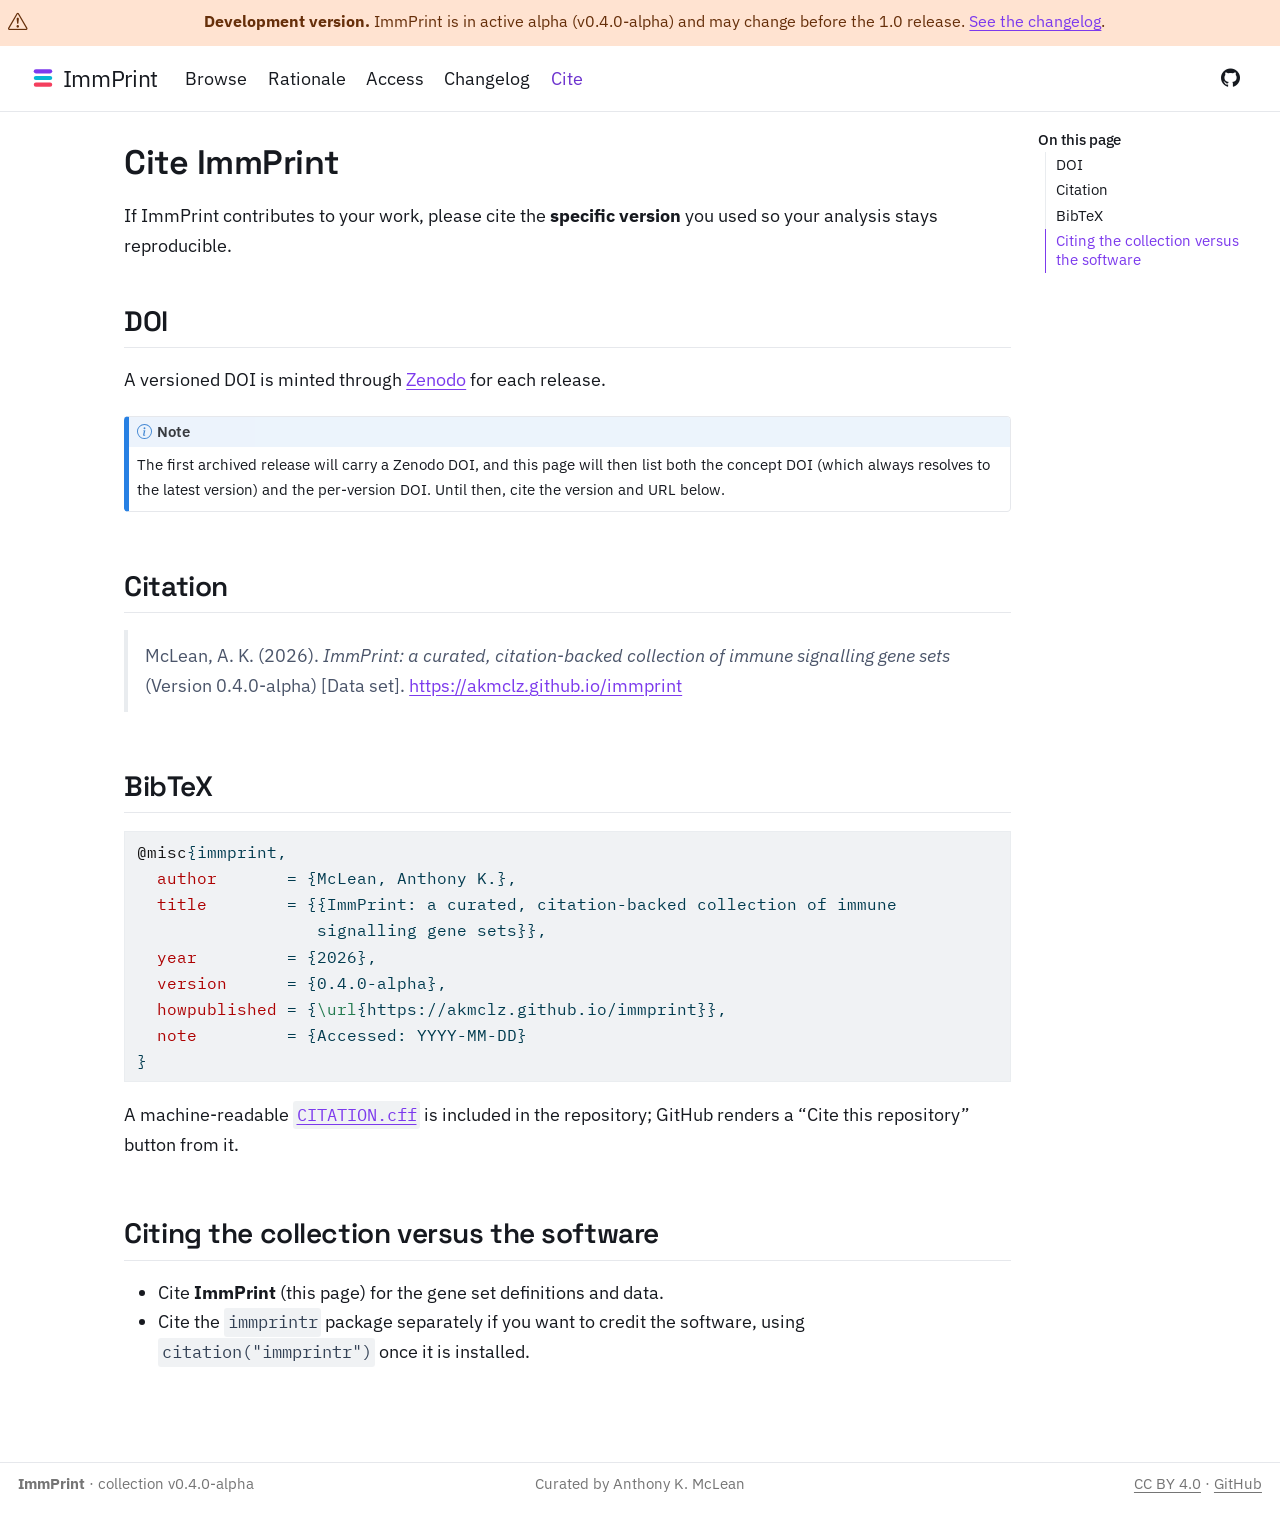
<file: cite.html>
<!DOCTYPE html>
<html xmlns="http://www.w3.org/1999/xhtml" lang="en" xml:lang="en"><head>

<meta charset="utf-8">
<meta name="generator" content="quarto-1.10.18">

<meta name="viewport" content="width=device-width, initial-scale=1.0, user-scalable=yes">


<title>Cite ImmPrint – ImmPrint</title>
<style>
/* Default styles provided by pandoc.
** See https://pandoc.org/MANUAL.html#variables-for-html for config info.
*/
span.smallcaps{font-variant: small-caps;}
div.columns{display: flex; gap: 1.5em;}
div.column{flex: auto;}
@media screen {
div.columns{gap: min(4vw, 1.5em);}
div.column{overflow-x: auto;}
}
div.hanging-indent{margin-left: 1.5em; text-indent: -1.5em;}
ul.task-list{list-style: none;}
ul.task-list li input[type="checkbox"] {
  width: 0.8em;
  margin: 0 0.8em 0.2em -1em; /* quarto-specific, see https://github.com/quarto-dev/quarto-cli/issues/4556 */ 
  vertical-align: middle;
}
/* CSS for syntax highlighting */
html { -webkit-text-size-adjust: 100%; }
pre > code.sourceCode { white-space: pre; position: relative; }
pre > code.sourceCode > span { display: inline-block; line-height: 1.25; }
pre > code.sourceCode > span:empty { height: 1.2em; }
.sourceCode { overflow: visible; }
code.sourceCode > span { color: inherit; text-decoration: inherit; }
div.sourceCode { margin: 1em 0; }
pre.sourceCode { margin: 0; }
@media screen {
div.sourceCode { overflow: auto; }
}
@media print {
pre > code.sourceCode { white-space: pre-wrap; }
pre > code.sourceCode > span { text-indent: -5em; padding-left: 5em; }
}
pre.numberSource code
  { counter-reset: source-line 0; }
pre.numberSource code > span
  { position: relative; left: -4em; counter-increment: source-line; }
pre.numberSource code > span > a:first-child::before
  { content: counter(source-line);
    position: relative; left: -1em; text-align: right; vertical-align: baseline;
    border: none; display: inline-block;
    -webkit-touch-callout: none; -webkit-user-select: none;
    -khtml-user-select: none; -moz-user-select: none;
    -ms-user-select: none; user-select: none;
    padding: 0 4px; width: 4em;
  }
pre.numberSource { margin-left: 3em;  padding-left: 4px; }
div.sourceCode
  {   }
@media screen {
pre > code.sourceCode > span > a:first-child::before { text-decoration: underline; }
}
</style>


<script src="site_libs/quarto-nav/quarto-nav.js"></script>
<link href="./favicon.svg" rel="icon" type="image/svg+xml">
<script src="site_libs/quarto-html/quarto.js" type="module"></script>
<script src="site_libs/quarto-html/tabsets/tabsets.js" type="module"></script>
<script src="site_libs/quarto-html/popper.min.js"></script>
<script src="site_libs/quarto-html/tippy.umd.min.js"></script>
<script src="site_libs/quarto-html/anchor.min.js"></script>
<link href="site_libs/quarto-html/tippy.css" rel="stylesheet">
<link href="site_libs/quarto-html/quarto-syntax-highlighting-5ece0e4a5ffbf02e28d4d657a8c77456.css" rel="stylesheet" id="quarto-text-highlighting-styles">
<script src="site_libs/bootstrap/bootstrap.min.js"></script>
<link href="site_libs/bootstrap/bootstrap-icons.css" rel="stylesheet">
<link href="site_libs/bootstrap/bootstrap-4c646eefbc2ca1eee2c8d8534daac5e0.min.css" rel="stylesheet" append-hash="true" id="quarto-bootstrap" data-mode="light">
<script id="quarto-search-options" type="application/json">{
  "language": {
    "search-no-results-text": "No results",
    "search-matching-documents-text": "matching documents",
    "search-copy-link-title": "Copy link to search",
    "search-hide-matches-text": "Hide additional matches",
    "search-more-match-text": "more match in this document",
    "search-more-matches-text": "more matches in this document",
    "search-clear-button-title": "Clear",
    "search-text-placeholder": "",
    "search-detached-cancel-button-title": "Cancel",
    "search-submit-button-title": "Submit",
    "search-label": "Search"
  }
}</script>
<meta name="google-site-verification" content="FEXLAwNF8lR6wO5DDef8Wh0jojlKTkvLRAhS2tDvxJM">


</head>

<body class="nav-fixed quarto-light">

<div id="quarto-search-results"></div>
  <header id="quarto-header" class="headroom fixed-top">
    <div id="quarto-announcement" data-announcement-id="f09694f71da1bb327b2a91fa4b900bd0" class="alert alert-warning hidden"><i class="bi bi-exclamation-triangle quarto-announcement-icon"></i><div class="quarto-announcement-content">
<p><strong>Development version.</strong> ImmPrint is in active alpha (v0.4.0-alpha) and may change before the 1.0 release. <a href="changelog.html">See the changelog</a>.</p>
</div></div>
    <nav class="navbar navbar-expand-lg " data-bs-theme="dark">
      <div class="navbar-container container-fluid">
      <div class="navbar-brand-container mx-auto">
    <a href="./index.html" class="navbar-brand navbar-brand-logo">
    <img src="./logo.svg" alt="ImmPrint" class="navbar-logo light-content">
    <img src="./logo.svg" alt="ImmPrint" class="navbar-logo dark-content">
    </a>
    <a class="navbar-brand" href="./index.html">
    <span class="navbar-title">ImmPrint</span>
    </a>
  </div>
          <button class="navbar-toggler" type="button" data-bs-toggle="collapse" data-bs-target="#navbarCollapse" aria-controls="navbarCollapse" role="menu" aria-expanded="false" aria-label="Toggle navigation" onclick="if (window.quartoToggleHeadroom) { window.quartoToggleHeadroom(); }">
  <span class="navbar-toggler-icon"></span>
</button>
          <div class="collapse navbar-collapse" id="navbarCollapse">
            <ul class="navbar-nav navbar-nav-scroll me-auto">
  <li class="nav-item">
    <a class="nav-link" href="./browse.html"> 
<span class="menu-text">Browse</span></a>
  </li>  
  <li class="nav-item">
    <a class="nav-link" href="./rationale.html"> 
<span class="menu-text">Rationale</span></a>
  </li>  
  <li class="nav-item">
    <a class="nav-link" href="./access.html"> 
<span class="menu-text">Access</span></a>
  </li>  
  <li class="nav-item">
    <a class="nav-link" href="./changelog.html"> 
<span class="menu-text">Changelog</span></a>
  </li>  
  <li class="nav-item">
    <a class="nav-link active" href="./cite.html" aria-current="page"> 
<span class="menu-text">Cite</span></a>
  </li>  
</ul>
            <ul class="navbar-nav navbar-nav-scroll ms-auto">
  <li class="nav-item compact">
    <a class="nav-link" href="https://github.com/akmclz/immprint"> <i class="bi bi-github" role="img" aria-label="GitHub repository">
</i> 
<span class="menu-text"></span></a>
  </li>  
</ul>
          </div> <!-- /navcollapse -->
            <div class="quarto-navbar-tools">
</div>
      </div> <!-- /container-fluid -->
    </nav>
</header>
<!-- content -->
<div id="quarto-content" class="quarto-container page-columns page-rows-contents page-layout-article page-navbar">
<!-- sidebar -->
<!-- margin-sidebar -->
    <div id="quarto-margin-sidebar" class="sidebar margin-sidebar">
        <nav id="TOC" role="doc-toc" class="toc-active">
    <h2 id="toc-title">On this page</h2>
   
  <ul>
  <li><a href="#doi" id="toc-doi" class="nav-link active" data-scroll-target="#doi">DOI</a></li>
  <li><a href="#citation" id="toc-citation" class="nav-link" data-scroll-target="#citation">Citation</a></li>
  <li><a href="#bibtex" id="toc-bibtex" class="nav-link" data-scroll-target="#bibtex">BibTeX</a></li>
  <li><a href="#citing-the-collection-versus-the-software" id="toc-citing-the-collection-versus-the-software" class="nav-link" data-scroll-target="#citing-the-collection-versus-the-software">Citing the collection versus the software</a></li>
  </ul>
</nav>
    </div>
<!-- main -->
<main class="content" id="quarto-document-content">

<header id="title-block-header" class="quarto-title-block default">
<div class="quarto-title">
<h1 class="title">Cite ImmPrint</h1>
</div>



<div class="quarto-title-meta">

    
  
    
  </div>
  


</header>


<p>If ImmPrint contributes to your work, please cite the <strong>specific version</strong> you used so your analysis stays reproducible.</p>
<section id="doi" class="level2">
<h2 class="anchored" data-anchor-id="doi">DOI</h2>
<p>A versioned DOI is minted through <a href="https://zenodo.org/">Zenodo</a> for each release.</p>
<div class="callout callout-style-default callout-note callout-titled">
<div class="callout-header d-flex align-content-center">
<div class="callout-icon-container">
<i class="callout-icon"></i>
</div>
<div class="callout-title-container flex-fill">
Note
</div>
</div>
<div class="callout-body-container callout-body">
<p>The first archived release will carry a Zenodo DOI, and this page will then list both the concept DOI (which always resolves to the latest version) and the per-version DOI. Until then, cite the version and URL below.</p>
</div>
</div>
</section>
<section id="citation" class="level2">
<h2 class="anchored" data-anchor-id="citation">Citation</h2>
<blockquote class="blockquote">
<p>McLean, A. K. (2026). <em>ImmPrint: a curated, citation-backed collection of immune signalling gene sets</em> (Version 0.4.0-alpha) [Data set]. <a href="https://akmclz.github.io/immprint" class="uri">https://akmclz.github.io/immprint</a></p>
</blockquote>
</section>
<section id="bibtex" class="level2">
<h2 class="anchored" data-anchor-id="bibtex">BibTeX</h2>
<div class="sourceCode" id="cb1"><pre class="sourceCode bibtex"><code class="sourceCode bibtex"><span id="cb1-1"><a href="#cb1-1" aria-hidden="true" tabindex="-1"></a><span class="va">@misc</span>{<span class="ot">immprint</span>,</span>
<span id="cb1-2"><a href="#cb1-2" aria-hidden="true" tabindex="-1"></a>  <span class="dt">author</span>       = {McLean, Anthony K.},</span>
<span id="cb1-3"><a href="#cb1-3" aria-hidden="true" tabindex="-1"></a>  <span class="dt">title</span>        = {{ImmPrint: a curated, citation-backed collection of immune</span>
<span id="cb1-4"><a href="#cb1-4" aria-hidden="true" tabindex="-1"></a>                  signalling gene sets}},</span>
<span id="cb1-5"><a href="#cb1-5" aria-hidden="true" tabindex="-1"></a>  <span class="dt">year</span>         = {2026},</span>
<span id="cb1-6"><a href="#cb1-6" aria-hidden="true" tabindex="-1"></a>  <span class="dt">version</span>      = {0.4.0-alpha},</span>
<span id="cb1-7"><a href="#cb1-7" aria-hidden="true" tabindex="-1"></a>  <span class="dt">howpublished</span> = {<span class="ch">\url</span>{https://akmclz.github.io/immprint}},</span>
<span id="cb1-8"><a href="#cb1-8" aria-hidden="true" tabindex="-1"></a>  <span class="dt">note</span>         = {Accessed: YYYY-MM-DD}</span>
<span id="cb1-9"><a href="#cb1-9" aria-hidden="true" tabindex="-1"></a>}</span></code></pre></div>
<p>A machine-readable <a href="https://github.com/akmclz/immprint/blob/main/CITATION.cff"><code>CITATION.cff</code></a> is included in the repository; GitHub renders a “Cite this repository” button from it.</p>
</section>
<section id="citing-the-collection-versus-the-software" class="level2">
<h2 class="anchored" data-anchor-id="citing-the-collection-versus-the-software">Citing the collection versus the software</h2>
<ul>
<li>Cite <strong>ImmPrint</strong> (this page) for the gene set definitions and data.</li>
<li>Cite the <strong><code>immprintr</code></strong> package separately if you want to credit the software, using <code>citation("immprintr")</code> once it is installed.</li>
</ul>


</section>

</main> <!-- /main -->
<script id="quarto-html-after-body" type="application/javascript">
  window.document.addEventListener("DOMContentLoaded", function (event) {
    const icon = "";
    const anchorJS = new window.AnchorJS();
    anchorJS.options = {
      placement: 'right',
      icon: icon
    };
    anchorJS.add('.anchored');
      var localhostRegex = new RegExp(/^(?:http|https):\/\/localhost\:?[0-9]*\//);
      var mailtoRegex = new RegExp(/^mailto:/);
        var filterRegex = new RegExp("https:\/\/akmclz\.github\.io\/immprint");
      var isInternal = (href) => {
          return filterRegex.test(href) || localhostRegex.test(href) || mailtoRegex.test(href);
      }
      // Inspect non-navigation links and adorn them if external
     var links = window.document.querySelectorAll('a[href]:not(.nav-link):not(.navbar-brand):not(.toc-action):not(.sidebar-link):not(.sidebar-item-toggle):not(.pagination-link):not(.no-external):not([aria-hidden]):not(.dropdown-item):not(.quarto-navigation-tool):not(.about-link)');
      for (var i=0; i<links.length; i++) {
        const link = links[i];
        if (!isInternal(link.href)) {
          // undo the damage that might have been done by quarto-nav.js in the case of
          // links that we want to consider external
          if (link.dataset.originalHref !== undefined) {
            link.href = link.dataset.originalHref;
          }
            // target, if specified
            link.setAttribute("target", "_blank");
            if (link.getAttribute("rel") === null) {
              link.setAttribute("rel", "noopener");
            }
        }
      }
    function tippyHover(el, contentFn, onTriggerFn, onUntriggerFn) {
      const config = {
        allowHTML: true,
        maxWidth: 500,
        delay: 100,
        arrow: false,
        appendTo: function(el) {
            return el.parentElement;
        },
        interactive: true,
        interactiveBorder: 10,
        theme: 'quarto',
        placement: 'bottom-start',
      };
      if (contentFn) {
        config.content = contentFn;
      }
      if (onTriggerFn) {
        config.onTrigger = onTriggerFn;
      }
      if (onUntriggerFn) {
        config.onUntrigger = onUntriggerFn;
      }
      window.tippy(el, config); 
    }
    const noterefs = window.document.querySelectorAll('a[role="doc-noteref"]');
    for (var i=0; i<noterefs.length; i++) {
      const ref = noterefs[i];
      tippyHover(ref, function() {
        // use id or data attribute instead here
        let href = ref.getAttribute('data-footnote-href') || ref.getAttribute('href');
        try { href = new URL(href).hash; } catch {}
        const id = href.replace(/^#\/?/, "");
        const note = window.document.getElementById(id);
        if (note) {
          return note.innerHTML;
        } else {
          return "";
        }
      });
    }
    const xrefs = window.document.querySelectorAll('a.quarto-xref');
    const processXRef = (id, note) => {
      // Strip column container classes
      const stripColumnClz = (el) => {
        el.classList.remove("page-full", "page-columns");
        if (el.children) {
          for (const child of el.children) {
            stripColumnClz(child);
          }
        }
      }
      stripColumnClz(note)
      if (id === null || id.startsWith('sec-')) {
        // Special case sections, only their first couple elements
        const container = document.createElement("div");
        if (note.children && note.children.length > 2) {
          container.appendChild(note.children[0].cloneNode(true));
          for (let i = 1; i < note.children.length; i++) {
            const child = note.children[i];
            if (child.tagName === "P" && child.innerText === "") {
              continue;
            } else {
              container.appendChild(child.cloneNode(true));
              break;
            }
          }
          if (window.Quarto?.typesetMath) {
            window.Quarto.typesetMath(container);
          }
          return container.innerHTML
        } else {
          if (window.Quarto?.typesetMath) {
            window.Quarto.typesetMath(note);
          }
          return note.innerHTML;
        }
      } else {
        // Remove any anchor links if they are present
        const anchorLink = note.querySelector('a.anchorjs-link');
        if (anchorLink) {
          anchorLink.remove();
        }
        if (window.Quarto?.typesetMath) {
          window.Quarto.typesetMath(note);
        }
        if (note.classList.contains("callout")) {
          return note.outerHTML;
        } else {
          return note.innerHTML;
        }
      }
    }
    for (var i=0; i<xrefs.length; i++) {
      const xref = xrefs[i];
      tippyHover(xref, undefined, function(instance) {
        instance.disable();
        let url = xref.getAttribute('href');
        let hash = undefined; 
        if (url.startsWith('#')) {
          hash = url;
        } else {
          try { hash = new URL(url).hash; } catch {}
        }
        if (hash) {
          const id = hash.replace(/^#\/?/, "");
          const note = window.document.getElementById(id);
          if (note !== null) {
            try {
              const html = processXRef(id, note.cloneNode(true));
              instance.setContent(html);
            } finally {
              instance.enable();
              instance.show();
            }
          } else {
            // See if we can fetch this
            fetch(url.split('#')[0])
            .then(res => res.text())
            .then(html => {
              const parser = new DOMParser();
              const htmlDoc = parser.parseFromString(html, "text/html");
              const note = htmlDoc.getElementById(id);
              if (note !== null) {
                const html = processXRef(id, note);
                instance.setContent(html);
              } 
            }).finally(() => {
              instance.enable();
              instance.show();
            });
          }
        } else {
          // See if we can fetch a full url (with no hash to target)
          // This is a special case and we should probably do some content thinning / targeting
          fetch(url)
          .then(res => res.text())
          .then(html => {
            const parser = new DOMParser();
            const htmlDoc = parser.parseFromString(html, "text/html");
            const note = htmlDoc.querySelector('main.content');
            if (note !== null) {
              // This should only happen for chapter cross references
              // (since there is no id in the URL)
              // remove the first header
              if (note.children.length > 0 && note.children[0].tagName === "HEADER") {
                note.children[0].remove();
              }
              const html = processXRef(null, note);
              instance.setContent(html);
            } 
          }).finally(() => {
            instance.enable();
            instance.show();
          });
        }
      }, function(instance) {
      });
    }
        let selectedAnnoteEl;
        const selectorForAnnotation = ( cell, annotation) => {
          let cellAttr = 'data-code-cell="' + cell + '"';
          let lineAttr = 'data-code-annotation="' +  annotation + '"';
          const selector = 'span[' + cellAttr + '][' + lineAttr + ']';
          return selector;
        }
        const selectCodeLines = (annoteEl) => {
          const doc = window.document;
          const targetCell = annoteEl.getAttribute("data-target-cell");
          const targetAnnotation = annoteEl.getAttribute("data-target-annotation");
          const annoteSpan = window.document.querySelector(selectorForAnnotation(targetCell, targetAnnotation));
          const lines = annoteSpan.getAttribute("data-code-lines").split(",");
          const lineIds = lines.map((line) => {
            return targetCell + "-" + line;
          })
          let top = null;
          let height = null;
          let parent = null;
          if (lineIds.length > 0) {
              //compute the position of the single el (top and bottom and make a div)
              const el = window.document.getElementById(lineIds[0]);
              top = el.offsetTop;
              height = el.offsetHeight;
              parent = el.parentElement.parentElement;
            if (lineIds.length > 1) {
              const lastEl = window.document.getElementById(lineIds[lineIds.length - 1]);
              const bottom = lastEl.offsetTop + lastEl.offsetHeight;
              height = bottom - top;
            }
            if (top !== null && height !== null && parent !== null) {
              // cook up a div (if necessary) and position it 
              let div = window.document.getElementById("code-annotation-line-highlight");
              if (div === null) {
                div = window.document.createElement("div");
                div.setAttribute("id", "code-annotation-line-highlight");
                div.style.position = 'absolute';
                parent.appendChild(div);
              }
              div.style.top = top - 2 + "px";
              div.style.height = height + 4 + "px";
              div.style.left = 0;
              let gutterDiv = window.document.getElementById("code-annotation-line-highlight-gutter");
              if (gutterDiv === null) {
                gutterDiv = window.document.createElement("div");
                gutterDiv.setAttribute("id", "code-annotation-line-highlight-gutter");
                gutterDiv.style.position = 'absolute';
                const codeCell = window.document.getElementById(targetCell);
                const gutter = codeCell.querySelector('.code-annotation-gutter');
                gutter.appendChild(gutterDiv);
              }
              gutterDiv.style.top = top - 2 + "px";
              gutterDiv.style.height = height + 4 + "px";
            }
            selectedAnnoteEl = annoteEl;
          }
        };
        const unselectCodeLines = () => {
          const elementsIds = ["code-annotation-line-highlight", "code-annotation-line-highlight-gutter"];
          elementsIds.forEach((elId) => {
            const div = window.document.getElementById(elId);
            if (div) {
              div.remove();
            }
          });
          selectedAnnoteEl = undefined;
        };
          // Handle positioning of the toggle
      window.addEventListener(
        "resize",
        throttle(() => {
          elRect = undefined;
          if (selectedAnnoteEl) {
            selectCodeLines(selectedAnnoteEl);
          }
        }, 10)
      );
      function throttle(fn, ms) {
      let throttle = false;
      let timer;
        return (...args) => {
          if(!throttle) { // first call gets through
              fn.apply(this, args);
              throttle = true;
          } else { // all the others get throttled
              if(timer) clearTimeout(timer); // cancel #2
              timer = setTimeout(() => {
                fn.apply(this, args);
                timer = throttle = false;
              }, ms);
          }
        };
      }
        // Attach click handler to the DT
        const annoteDls = window.document.querySelectorAll('dt[data-target-cell]');
        for (const annoteDlNode of annoteDls) {
          annoteDlNode.addEventListener('click', (event) => {
            const clickedEl = event.target;
            if (clickedEl !== selectedAnnoteEl) {
              unselectCodeLines();
              const activeEl = window.document.querySelector('dt[data-target-cell].code-annotation-active');
              if (activeEl) {
                activeEl.classList.remove('code-annotation-active');
              }
              selectCodeLines(clickedEl);
              clickedEl.classList.add('code-annotation-active');
            } else {
              // Unselect the line
              unselectCodeLines();
              clickedEl.classList.remove('code-annotation-active');
            }
          });
        }
    const findCites = (el) => {
      const parentEl = el.parentElement;
      if (parentEl) {
        const cites = parentEl.dataset.cites;
        if (cites) {
          return {
            el,
            cites: cites.split(' ')
          };
        } else {
          return findCites(el.parentElement)
        }
      } else {
        return undefined;
      }
    };
    var bibliorefs = window.document.querySelectorAll('a[role="doc-biblioref"]');
    for (var i=0; i<bibliorefs.length; i++) {
      const ref = bibliorefs[i];
      const citeInfo = findCites(ref);
      if (citeInfo) {
        tippyHover(citeInfo.el, function() {
          var popup = window.document.createElement('div');
          citeInfo.cites.forEach(function(cite) {
            var citeDiv = window.document.createElement('div');
            citeDiv.classList.add('hanging-indent');
            citeDiv.classList.add('csl-entry');
            var biblioDiv = window.document.getElementById('ref-' + cite);
            if (biblioDiv) {
              citeDiv.innerHTML = biblioDiv.innerHTML;
            }
            popup.appendChild(citeDiv);
          });
          return popup.innerHTML;
        });
      }
    }
  });
  </script>
</div> <!-- /content -->
<footer class="footer">
  <div class="nav-footer">
    <div class="nav-footer-left">
<p><strong>ImmPrint</strong> · collection v0.4.0-alpha</p>
</div>   
    <div class="nav-footer-center">
<p>Curated by Anthony K. McLean</p>
</div>
    <div class="nav-footer-right">
<p><a href="LICENSE">CC&nbsp;BY&nbsp;4.0</a> · <a href="https://github.com/akmclz/immprint">GitHub</a></p>
</div>
  </div>
</footer>




</body></html>
</file>
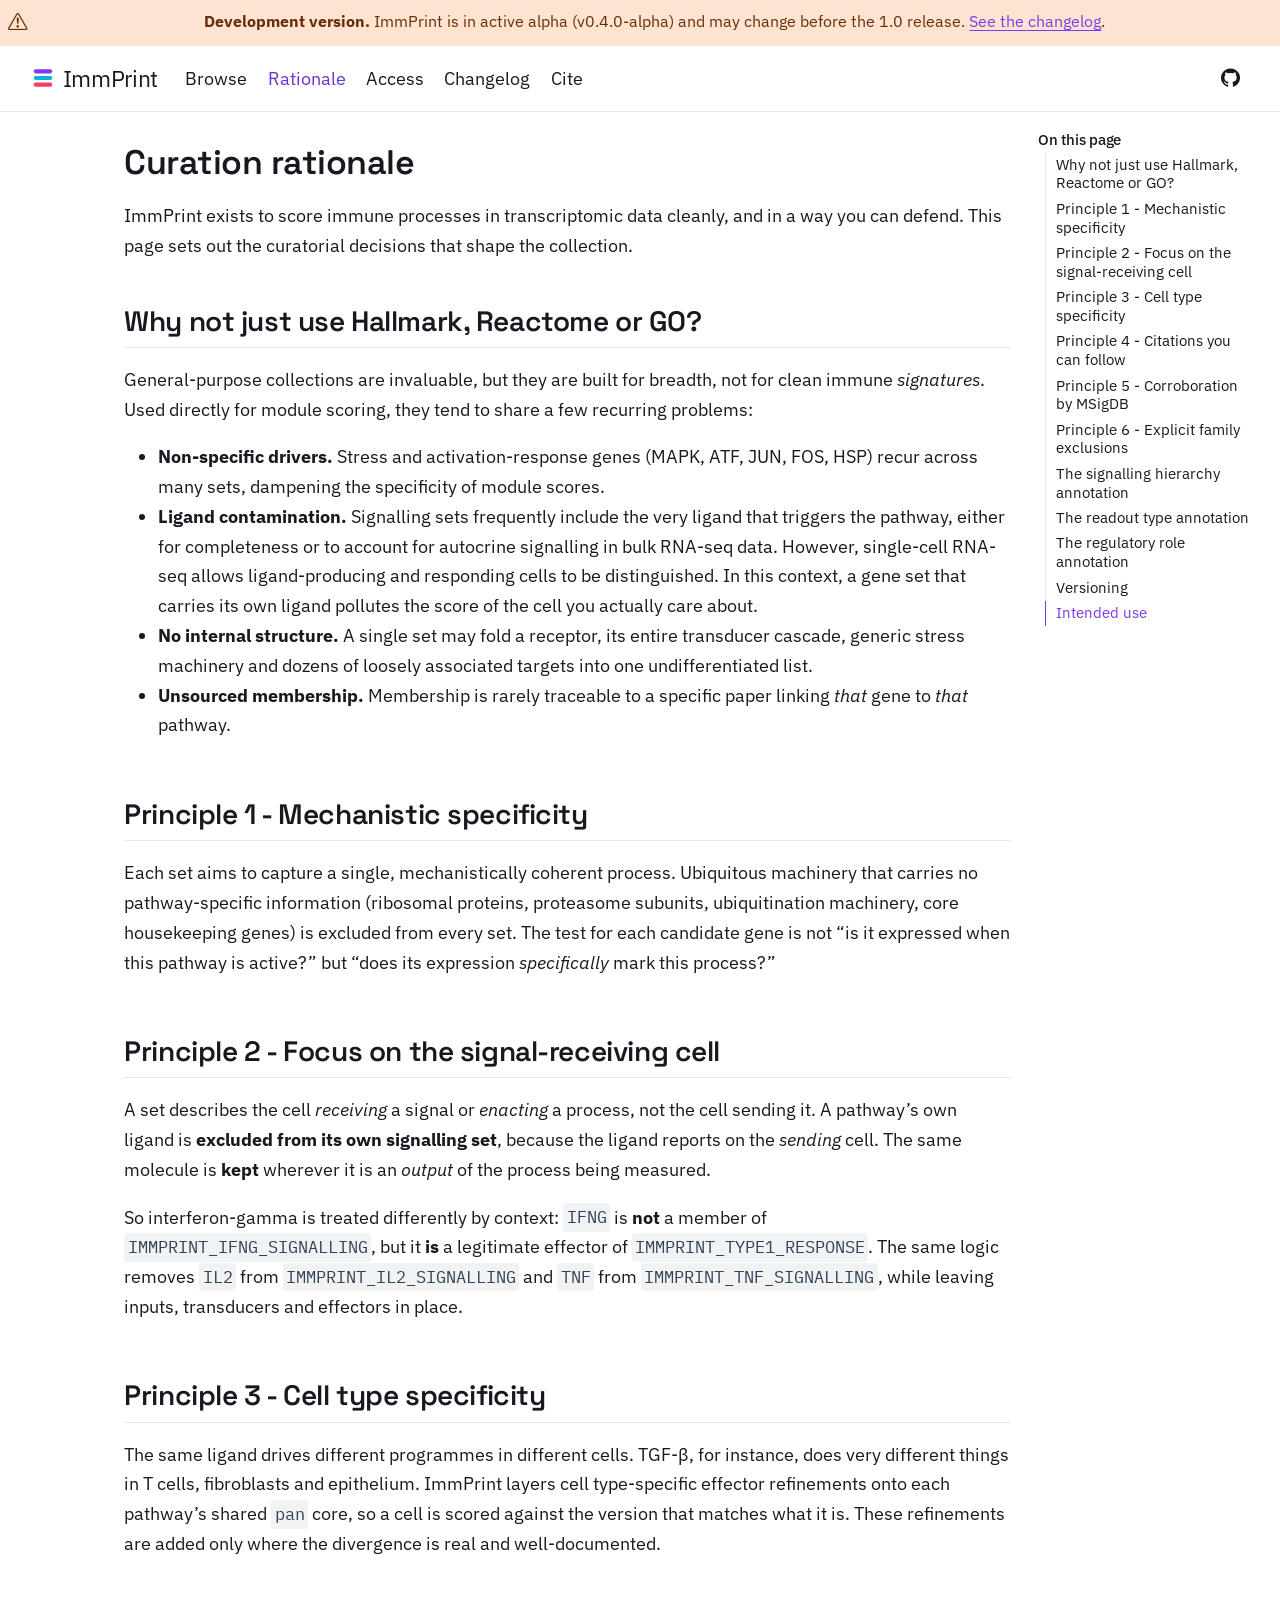
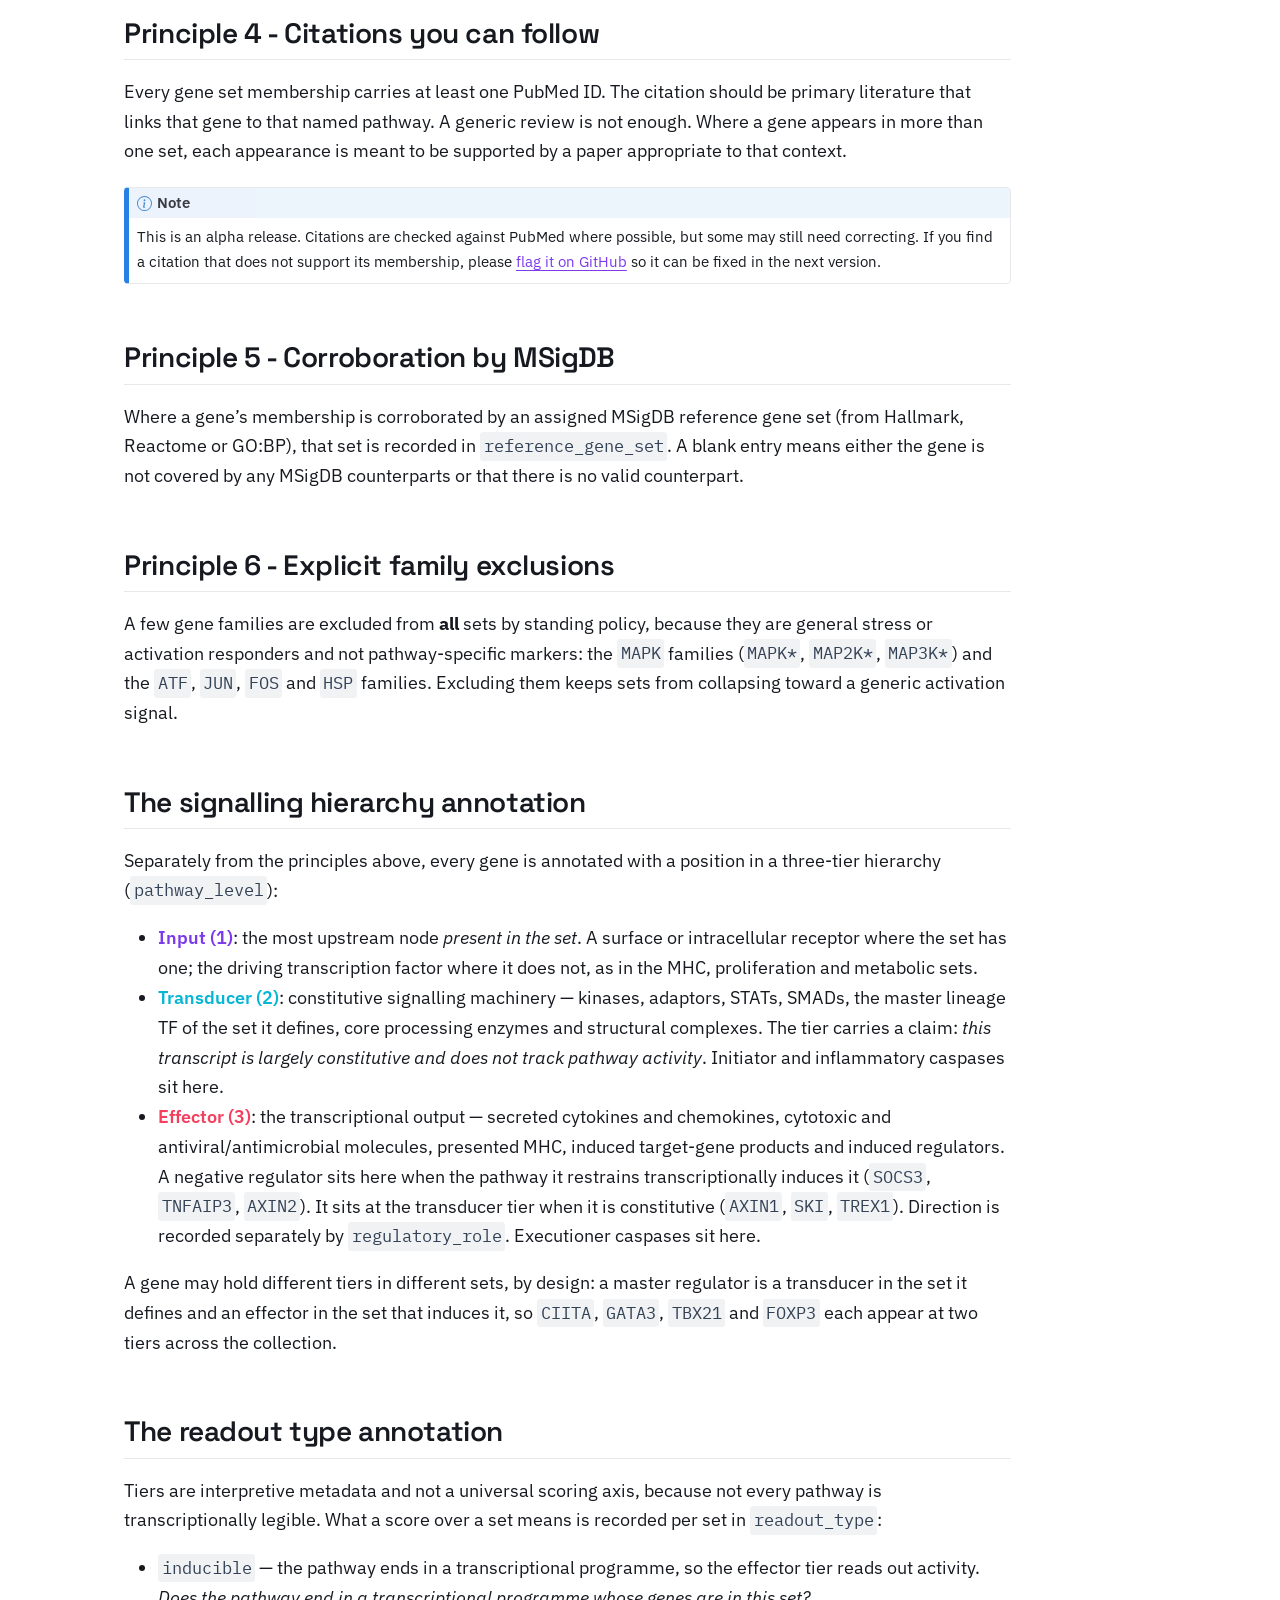
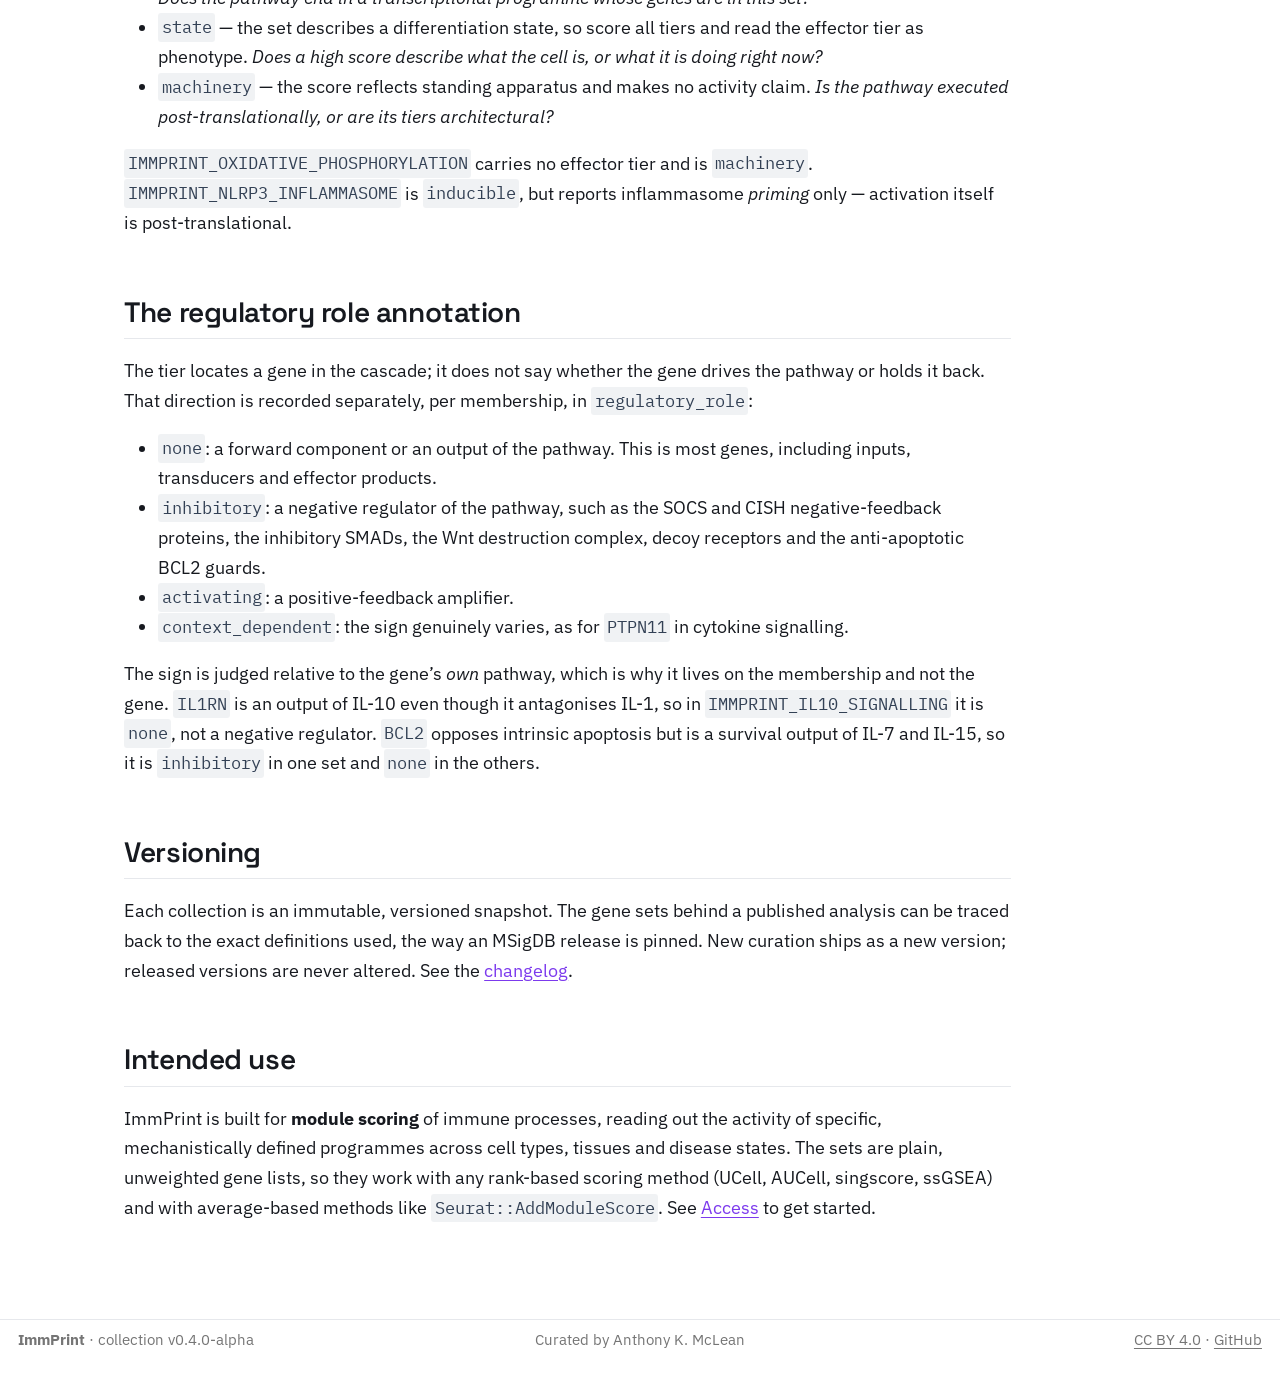
<file: rationale.html>
<!DOCTYPE html>
<html xmlns="http://www.w3.org/1999/xhtml" lang="en" xml:lang="en"><head>

<meta charset="utf-8">
<meta name="generator" content="quarto-1.10.18">

<meta name="viewport" content="width=device-width, initial-scale=1.0, user-scalable=yes">


<title>Curation rationale – ImmPrint</title>
<style>
/* Default styles provided by pandoc.
** See https://pandoc.org/MANUAL.html#variables-for-html for config info.
*/
span.smallcaps{font-variant: small-caps;}
div.columns{display: flex; gap: 1.5em;}
div.column{flex: auto;}
@media screen {
div.columns{gap: min(4vw, 1.5em);}
div.column{overflow-x: auto;}
}
div.hanging-indent{margin-left: 1.5em; text-indent: -1.5em;}
ul.task-list{list-style: none;}
ul.task-list li input[type="checkbox"] {
  width: 0.8em;
  margin: 0 0.8em 0.2em -1em; /* quarto-specific, see https://github.com/quarto-dev/quarto-cli/issues/4556 */ 
  vertical-align: middle;
}
</style>


<script src="site_libs/quarto-nav/quarto-nav.js"></script>
<link href="./favicon.svg" rel="icon" type="image/svg+xml">
<script src="site_libs/quarto-html/quarto.js" type="module"></script>
<script src="site_libs/quarto-html/tabsets/tabsets.js" type="module"></script>
<script src="site_libs/quarto-html/popper.min.js"></script>
<script src="site_libs/quarto-html/tippy.umd.min.js"></script>
<script src="site_libs/quarto-html/anchor.min.js"></script>
<link href="site_libs/quarto-html/tippy.css" rel="stylesheet">
<link href="site_libs/quarto-html/quarto-syntax-highlighting-5ece0e4a5ffbf02e28d4d657a8c77456.css" rel="stylesheet" id="quarto-text-highlighting-styles">
<script src="site_libs/bootstrap/bootstrap.min.js"></script>
<link href="site_libs/bootstrap/bootstrap-icons.css" rel="stylesheet">
<link href="site_libs/bootstrap/bootstrap-4c646eefbc2ca1eee2c8d8534daac5e0.min.css" rel="stylesheet" append-hash="true" id="quarto-bootstrap" data-mode="light">
<script id="quarto-search-options" type="application/json">{
  "language": {
    "search-no-results-text": "No results",
    "search-matching-documents-text": "matching documents",
    "search-copy-link-title": "Copy link to search",
    "search-hide-matches-text": "Hide additional matches",
    "search-more-match-text": "more match in this document",
    "search-more-matches-text": "more matches in this document",
    "search-clear-button-title": "Clear",
    "search-text-placeholder": "",
    "search-detached-cancel-button-title": "Cancel",
    "search-submit-button-title": "Submit",
    "search-label": "Search"
  }
}</script>
<meta name="google-site-verification" content="FEXLAwNF8lR6wO5DDef8Wh0jojlKTkvLRAhS2tDvxJM">


</head>

<body class="nav-fixed quarto-light">

<div id="quarto-search-results"></div>
  <header id="quarto-header" class="headroom fixed-top">
    <div id="quarto-announcement" data-announcement-id="f09694f71da1bb327b2a91fa4b900bd0" class="alert alert-warning hidden"><i class="bi bi-exclamation-triangle quarto-announcement-icon"></i><div class="quarto-announcement-content">
<p><strong>Development version.</strong> ImmPrint is in active alpha (v0.4.0-alpha) and may change before the 1.0 release. <a href="changelog.html">See the changelog</a>.</p>
</div></div>
    <nav class="navbar navbar-expand-lg " data-bs-theme="dark">
      <div class="navbar-container container-fluid">
      <div class="navbar-brand-container mx-auto">
    <a href="./index.html" class="navbar-brand navbar-brand-logo">
    <img src="./logo.svg" alt="ImmPrint" class="navbar-logo light-content">
    <img src="./logo.svg" alt="ImmPrint" class="navbar-logo dark-content">
    </a>
    <a class="navbar-brand" href="./index.html">
    <span class="navbar-title">ImmPrint</span>
    </a>
  </div>
          <button class="navbar-toggler" type="button" data-bs-toggle="collapse" data-bs-target="#navbarCollapse" aria-controls="navbarCollapse" role="menu" aria-expanded="false" aria-label="Toggle navigation" onclick="if (window.quartoToggleHeadroom) { window.quartoToggleHeadroom(); }">
  <span class="navbar-toggler-icon"></span>
</button>
          <div class="collapse navbar-collapse" id="navbarCollapse">
            <ul class="navbar-nav navbar-nav-scroll me-auto">
  <li class="nav-item">
    <a class="nav-link" href="./browse.html"> 
<span class="menu-text">Browse</span></a>
  </li>  
  <li class="nav-item">
    <a class="nav-link active" href="./rationale.html" aria-current="page"> 
<span class="menu-text">Rationale</span></a>
  </li>  
  <li class="nav-item">
    <a class="nav-link" href="./access.html"> 
<span class="menu-text">Access</span></a>
  </li>  
  <li class="nav-item">
    <a class="nav-link" href="./changelog.html"> 
<span class="menu-text">Changelog</span></a>
  </li>  
  <li class="nav-item">
    <a class="nav-link" href="./cite.html"> 
<span class="menu-text">Cite</span></a>
  </li>  
</ul>
            <ul class="navbar-nav navbar-nav-scroll ms-auto">
  <li class="nav-item compact">
    <a class="nav-link" href="https://github.com/akmclz/immprint"> <i class="bi bi-github" role="img" aria-label="GitHub repository">
</i> 
<span class="menu-text"></span></a>
  </li>  
</ul>
          </div> <!-- /navcollapse -->
            <div class="quarto-navbar-tools">
</div>
      </div> <!-- /container-fluid -->
    </nav>
</header>
<!-- content -->
<div id="quarto-content" class="quarto-container page-columns page-rows-contents page-layout-article page-navbar">
<!-- sidebar -->
<!-- margin-sidebar -->
    <div id="quarto-margin-sidebar" class="sidebar margin-sidebar">
        <nav id="TOC" role="doc-toc" class="toc-active">
    <h2 id="toc-title">On this page</h2>
   
  <ul>
  <li><a href="#why-not-just-use-hallmark-reactome-or-go" id="toc-why-not-just-use-hallmark-reactome-or-go" class="nav-link active" data-scroll-target="#why-not-just-use-hallmark-reactome-or-go">Why not just use Hallmark, Reactome or GO?</a></li>
  <li><a href="#principle-1---mechanistic-specificity" id="toc-principle-1---mechanistic-specificity" class="nav-link" data-scroll-target="#principle-1---mechanistic-specificity">Principle 1 - Mechanistic specificity</a></li>
  <li><a href="#principle-2---focus-on-the-signal-receiving-cell" id="toc-principle-2---focus-on-the-signal-receiving-cell" class="nav-link" data-scroll-target="#principle-2---focus-on-the-signal-receiving-cell">Principle 2 - Focus on the signal-receiving cell</a></li>
  <li><a href="#principle-3---cell-type-specificity" id="toc-principle-3---cell-type-specificity" class="nav-link" data-scroll-target="#principle-3---cell-type-specificity">Principle 3 - Cell type specificity</a></li>
  <li><a href="#principle-4---citations-you-can-follow" id="toc-principle-4---citations-you-can-follow" class="nav-link" data-scroll-target="#principle-4---citations-you-can-follow">Principle 4 - Citations you can follow</a></li>
  <li><a href="#principle-5---corroboration-by-msigdb" id="toc-principle-5---corroboration-by-msigdb" class="nav-link" data-scroll-target="#principle-5---corroboration-by-msigdb">Principle 5 - Corroboration by MSigDB</a></li>
  <li><a href="#principle-6---explicit-family-exclusions" id="toc-principle-6---explicit-family-exclusions" class="nav-link" data-scroll-target="#principle-6---explicit-family-exclusions">Principle 6 - Explicit family exclusions</a></li>
  <li><a href="#the-signalling-hierarchy-annotation" id="toc-the-signalling-hierarchy-annotation" class="nav-link" data-scroll-target="#the-signalling-hierarchy-annotation">The signalling hierarchy annotation</a></li>
  <li><a href="#the-readout-type-annotation" id="toc-the-readout-type-annotation" class="nav-link" data-scroll-target="#the-readout-type-annotation">The readout type annotation</a></li>
  <li><a href="#the-regulatory-role-annotation" id="toc-the-regulatory-role-annotation" class="nav-link" data-scroll-target="#the-regulatory-role-annotation">The regulatory role annotation</a></li>
  <li><a href="#versioning" id="toc-versioning" class="nav-link" data-scroll-target="#versioning">Versioning</a></li>
  <li><a href="#intended-use" id="toc-intended-use" class="nav-link" data-scroll-target="#intended-use">Intended use</a></li>
  </ul>
</nav>
    </div>
<!-- main -->
<main class="content" id="quarto-document-content">

<header id="title-block-header" class="quarto-title-block default">
<div class="quarto-title">
<h1 class="title">Curation rationale</h1>
</div>



<div class="quarto-title-meta">

    
  
    
  </div>
  


</header>


<p>ImmPrint exists to score immune processes in transcriptomic data cleanly, and in a way you can defend. This page sets out the curatorial decisions that shape the collection.</p>
<section id="why-not-just-use-hallmark-reactome-or-go" class="level2">
<h2 class="anchored" data-anchor-id="why-not-just-use-hallmark-reactome-or-go">Why not just use Hallmark, Reactome or GO?</h2>
<p>General-purpose collections are invaluable, but they are built for breadth, not for clean immune <em>signatures</em>. Used directly for module scoring, they tend to share a few recurring problems:</p>
<ul>
<li><strong>Non-specific drivers.</strong> Stress and activation-response genes (MAPK, ATF, JUN, FOS, HSP) recur across many sets, dampening the specificity of module scores.</li>
<li><strong>Ligand contamination.</strong> Signalling sets frequently include the very ligand that triggers the pathway, either for completeness or to account for autocrine signalling in bulk RNA-seq data. However, single-cell RNA-seq allows ligand-producing and responding cells to be distinguished. In this context, a gene set that carries its own ligand pollutes the score of the cell you actually care about.</li>
<li><strong>No internal structure.</strong> A single set may fold a receptor, its entire transducer cascade, generic stress machinery and dozens of loosely associated targets into one undifferentiated list.</li>
<li><strong>Unsourced membership.</strong> Membership is rarely traceable to a specific paper linking <em>that</em> gene to <em>that</em> pathway.</li>
</ul>
</section>
<section id="principle-1---mechanistic-specificity" class="level2">
<h2 class="anchored" data-anchor-id="principle-1---mechanistic-specificity">Principle 1 - Mechanistic specificity</h2>
<p>Each set aims to capture a single, mechanistically coherent process. Ubiquitous machinery that carries no pathway-specific information (ribosomal proteins, proteasome subunits, ubiquitination machinery, core housekeeping genes) is excluded from every set. The test for each candidate gene is not “is it expressed when this pathway is active?” but “does its expression <em>specifically</em> mark this process?”</p>
</section>
<section id="principle-2---focus-on-the-signal-receiving-cell" class="level2">
<h2 class="anchored" data-anchor-id="principle-2---focus-on-the-signal-receiving-cell">Principle 2 - Focus on the signal-receiving cell</h2>
<p>A set describes the cell <em>receiving</em> a signal or <em>enacting</em> a process, not the cell sending it. A pathway’s own ligand is <strong>excluded from its own signalling set</strong>, because the ligand reports on the <em>sending</em> cell. The same molecule is <strong>kept</strong> wherever it is an <em>output</em> of the process being measured.</p>
<p>So interferon-gamma is treated differently by context: <code>IFNG</code> is <strong>not</strong> a member of <code>IMMPRINT_IFNG_SIGNALLING</code>, but it <strong>is</strong> a legitimate effector of <code>IMMPRINT_TYPE1_RESPONSE</code>. The same logic removes <code>IL2</code> from <code>IMMPRINT_IL2_SIGNALLING</code> and <code>TNF</code> from <code>IMMPRINT_TNF_SIGNALLING</code>, while leaving inputs, transducers and effectors in place.</p>
</section>
<section id="principle-3---cell-type-specificity" class="level2">
<h2 class="anchored" data-anchor-id="principle-3---cell-type-specificity">Principle 3 - Cell type specificity</h2>
<p>The same ligand drives different programmes in different cells. TGF-β, for instance, does very different things in T cells, fibroblasts and epithelium. ImmPrint layers cell type-specific effector refinements onto each pathway’s shared <code>pan</code> core, so a cell is scored against the version that matches what it is. These refinements are added only where the divergence is real and well-documented.</p>
</section>
<section id="principle-4---citations-you-can-follow" class="level2">
<h2 class="anchored" data-anchor-id="principle-4---citations-you-can-follow">Principle 4 - Citations you can follow</h2>
<p>Every gene set membership carries at least one PubMed ID. The citation should be primary literature that links that gene to that named pathway. A generic review is not enough. Where a gene appears in more than one set, each appearance is meant to be supported by a paper appropriate to that context.</p>
<div class="callout callout-style-default callout-note callout-titled">
<div class="callout-header d-flex align-content-center">
<div class="callout-icon-container">
<i class="callout-icon"></i>
</div>
<div class="callout-title-container flex-fill">
Note
</div>
</div>
<div class="callout-body-container callout-body">
<p>This is an alpha release. Citations are checked against PubMed where possible, but some may still need correcting. If you find a citation that does not support its membership, please <a href="https://github.com/akmclz/immprint/issues">flag it on GitHub</a> so it can be fixed in the next version.</p>
</div>
</div>
</section>
<section id="principle-5---corroboration-by-msigdb" class="level2">
<h2 class="anchored" data-anchor-id="principle-5---corroboration-by-msigdb">Principle 5 - Corroboration by MSigDB</h2>
<p>Where a gene’s membership is corroborated by an assigned MSigDB reference gene set (from Hallmark, Reactome or GO:BP), that set is recorded in <code>reference_gene_set</code>. A blank entry means either the gene is not covered by any MSigDB counterparts or that there is no valid counterpart.</p>
</section>
<section id="principle-6---explicit-family-exclusions" class="level2">
<h2 class="anchored" data-anchor-id="principle-6---explicit-family-exclusions">Principle 6 - Explicit family exclusions</h2>
<p>A few gene families are excluded from <strong>all</strong> sets by standing policy, because they are general stress or activation responders and not pathway-specific markers: the <code>MAPK</code> families (<code>MAPK*</code>, <code>MAP2K*</code>, <code>MAP3K*</code>) and the <code>ATF</code>, <code>JUN</code>, <code>FOS</code> and <code>HSP</code> families. Excluding them keeps sets from collapsing toward a generic activation signal.</p>
</section>
<section id="the-signalling-hierarchy-annotation" class="level2">
<h2 class="anchored" data-anchor-id="the-signalling-hierarchy-annotation">The signalling hierarchy annotation</h2>
<p>Separately from the principles above, every gene is annotated with a position in a three-tier hierarchy (<code>pathway_level</code>):</p>
<ul>
<li><span style="color:var(--tier-input);font-weight:600">Input (1)</span>: the most upstream node <em>present in the set</em>. A surface or intracellular receptor where the set has one; the driving transcription factor where it does not, as in the MHC, proliferation and metabolic sets.</li>
<li><span style="color:var(--tier-transducer);font-weight:600">Transducer (2)</span>: constitutive signalling machinery — kinases, adaptors, STATs, SMADs, the master lineage TF of the set it defines, core processing enzymes and structural complexes. The tier carries a claim: <em>this transcript is largely constitutive and does not track pathway activity</em>. Initiator and inflammatory caspases sit here.</li>
<li><span style="color:var(--tier-effector);font-weight:600">Effector (3)</span>: the transcriptional output — secreted cytokines and chemokines, cytotoxic and antiviral/antimicrobial molecules, presented MHC, induced target-gene products and induced regulators. A negative regulator sits here when the pathway it restrains transcriptionally induces it (<code>SOCS3</code>, <code>TNFAIP3</code>, <code>AXIN2</code>). It sits at the transducer tier when it is constitutive (<code>AXIN1</code>, <code>SKI</code>, <code>TREX1</code>). Direction is recorded separately by <code>regulatory_role</code>. Executioner caspases sit here.</li>
</ul>
<p>A gene may hold different tiers in different sets, by design: a master regulator is a transducer in the set it defines and an effector in the set that induces it, so <code>CIITA</code>, <code>GATA3</code>, <code>TBX21</code> and <code>FOXP3</code> each appear at two tiers across the collection.</p>
</section>
<section id="the-readout-type-annotation" class="level2">
<h2 class="anchored" data-anchor-id="the-readout-type-annotation">The readout type annotation</h2>
<p>Tiers are interpretive metadata and not a universal scoring axis, because not every pathway is transcriptionally legible. What a score over a set means is recorded per set in <code>readout_type</code>:</p>
<ul>
<li><code>inducible</code> — the pathway ends in a transcriptional programme, so the effector tier reads out activity. <em>Does the pathway end in a transcriptional programme whose genes are in this set?</em></li>
<li><code>state</code> — the set describes a differentiation state, so score all tiers and read the effector tier as phenotype. <em>Does a high score describe what the cell is, or what it is doing right now?</em></li>
<li><code>machinery</code> — the score reflects standing apparatus and makes no activity claim. <em>Is the pathway executed post-translationally, or are its tiers architectural?</em></li>
</ul>
<p><code>IMMPRINT_OXIDATIVE_PHOSPHORYLATION</code> carries no effector tier and is <code>machinery</code>. <code>IMMPRINT_NLRP3_INFLAMMASOME</code> is <code>inducible</code>, but reports inflammasome <em>priming</em> only — activation itself is post-translational.</p>
</section>
<section id="the-regulatory-role-annotation" class="level2">
<h2 class="anchored" data-anchor-id="the-regulatory-role-annotation">The regulatory role annotation</h2>
<p>The tier locates a gene in the cascade; it does not say whether the gene drives the pathway or holds it back. That direction is recorded separately, per membership, in <code>regulatory_role</code>:</p>
<ul>
<li><code>none</code>: a forward component or an output of the pathway. This is most genes, including inputs, transducers and effector products.</li>
<li><code>inhibitory</code>: a negative regulator of the pathway, such as the SOCS and CISH negative-feedback proteins, the inhibitory SMADs, the Wnt destruction complex, decoy receptors and the anti-apoptotic BCL2 guards.</li>
<li><code>activating</code>: a positive-feedback amplifier.</li>
<li><code>context_dependent</code>: the sign genuinely varies, as for <code>PTPN11</code> in cytokine signalling.</li>
</ul>
<p>The sign is judged relative to the gene’s <em>own</em> pathway, which is why it lives on the membership and not the gene. <code>IL1RN</code> is an output of IL-10 even though it antagonises IL-1, so in <code>IMMPRINT_IL10_SIGNALLING</code> it is <code>none</code>, not a negative regulator. <code>BCL2</code> opposes intrinsic apoptosis but is a survival output of IL-7 and IL-15, so it is <code>inhibitory</code> in one set and <code>none</code> in the others.</p>
</section>
<section id="versioning" class="level2">
<h2 class="anchored" data-anchor-id="versioning">Versioning</h2>
<p>Each collection is an immutable, versioned snapshot. The gene sets behind a published analysis can be traced back to the exact definitions used, the way an MSigDB release is pinned. New curation ships as a new version; released versions are never altered. See the <a href="./changelog.html">changelog</a>.</p>
</section>
<section id="intended-use" class="level2">
<h2 class="anchored" data-anchor-id="intended-use">Intended use</h2>
<p>ImmPrint is built for <strong>module scoring</strong> of immune processes, reading out the activity of specific, mechanistically defined programmes across cell types, tissues and disease states. The sets are plain, unweighted gene lists, so they work with any rank-based scoring method (UCell, AUCell, singscore, ssGSEA) and with average-based methods like <code>Seurat::AddModuleScore</code>. See <a href="./access.html">Access</a> to get started.</p>


</section>

</main> <!-- /main -->
<script id="quarto-html-after-body" type="application/javascript">
  window.document.addEventListener("DOMContentLoaded", function (event) {
    const icon = "";
    const anchorJS = new window.AnchorJS();
    anchorJS.options = {
      placement: 'right',
      icon: icon
    };
    anchorJS.add('.anchored');
      var localhostRegex = new RegExp(/^(?:http|https):\/\/localhost\:?[0-9]*\//);
      var mailtoRegex = new RegExp(/^mailto:/);
        var filterRegex = new RegExp("https:\/\/akmclz\.github\.io\/immprint");
      var isInternal = (href) => {
          return filterRegex.test(href) || localhostRegex.test(href) || mailtoRegex.test(href);
      }
      // Inspect non-navigation links and adorn them if external
     var links = window.document.querySelectorAll('a[href]:not(.nav-link):not(.navbar-brand):not(.toc-action):not(.sidebar-link):not(.sidebar-item-toggle):not(.pagination-link):not(.no-external):not([aria-hidden]):not(.dropdown-item):not(.quarto-navigation-tool):not(.about-link)');
      for (var i=0; i<links.length; i++) {
        const link = links[i];
        if (!isInternal(link.href)) {
          // undo the damage that might have been done by quarto-nav.js in the case of
          // links that we want to consider external
          if (link.dataset.originalHref !== undefined) {
            link.href = link.dataset.originalHref;
          }
            // target, if specified
            link.setAttribute("target", "_blank");
            if (link.getAttribute("rel") === null) {
              link.setAttribute("rel", "noopener");
            }
        }
      }
    function tippyHover(el, contentFn, onTriggerFn, onUntriggerFn) {
      const config = {
        allowHTML: true,
        maxWidth: 500,
        delay: 100,
        arrow: false,
        appendTo: function(el) {
            return el.parentElement;
        },
        interactive: true,
        interactiveBorder: 10,
        theme: 'quarto',
        placement: 'bottom-start',
      };
      if (contentFn) {
        config.content = contentFn;
      }
      if (onTriggerFn) {
        config.onTrigger = onTriggerFn;
      }
      if (onUntriggerFn) {
        config.onUntrigger = onUntriggerFn;
      }
      window.tippy(el, config); 
    }
    const noterefs = window.document.querySelectorAll('a[role="doc-noteref"]');
    for (var i=0; i<noterefs.length; i++) {
      const ref = noterefs[i];
      tippyHover(ref, function() {
        // use id or data attribute instead here
        let href = ref.getAttribute('data-footnote-href') || ref.getAttribute('href');
        try { href = new URL(href).hash; } catch {}
        const id = href.replace(/^#\/?/, "");
        const note = window.document.getElementById(id);
        if (note) {
          return note.innerHTML;
        } else {
          return "";
        }
      });
    }
    const xrefs = window.document.querySelectorAll('a.quarto-xref');
    const processXRef = (id, note) => {
      // Strip column container classes
      const stripColumnClz = (el) => {
        el.classList.remove("page-full", "page-columns");
        if (el.children) {
          for (const child of el.children) {
            stripColumnClz(child);
          }
        }
      }
      stripColumnClz(note)
      if (id === null || id.startsWith('sec-')) {
        // Special case sections, only their first couple elements
        const container = document.createElement("div");
        if (note.children && note.children.length > 2) {
          container.appendChild(note.children[0].cloneNode(true));
          for (let i = 1; i < note.children.length; i++) {
            const child = note.children[i];
            if (child.tagName === "P" && child.innerText === "") {
              continue;
            } else {
              container.appendChild(child.cloneNode(true));
              break;
            }
          }
          if (window.Quarto?.typesetMath) {
            window.Quarto.typesetMath(container);
          }
          return container.innerHTML
        } else {
          if (window.Quarto?.typesetMath) {
            window.Quarto.typesetMath(note);
          }
          return note.innerHTML;
        }
      } else {
        // Remove any anchor links if they are present
        const anchorLink = note.querySelector('a.anchorjs-link');
        if (anchorLink) {
          anchorLink.remove();
        }
        if (window.Quarto?.typesetMath) {
          window.Quarto.typesetMath(note);
        }
        if (note.classList.contains("callout")) {
          return note.outerHTML;
        } else {
          return note.innerHTML;
        }
      }
    }
    for (var i=0; i<xrefs.length; i++) {
      const xref = xrefs[i];
      tippyHover(xref, undefined, function(instance) {
        instance.disable();
        let url = xref.getAttribute('href');
        let hash = undefined; 
        if (url.startsWith('#')) {
          hash = url;
        } else {
          try { hash = new URL(url).hash; } catch {}
        }
        if (hash) {
          const id = hash.replace(/^#\/?/, "");
          const note = window.document.getElementById(id);
          if (note !== null) {
            try {
              const html = processXRef(id, note.cloneNode(true));
              instance.setContent(html);
            } finally {
              instance.enable();
              instance.show();
            }
          } else {
            // See if we can fetch this
            fetch(url.split('#')[0])
            .then(res => res.text())
            .then(html => {
              const parser = new DOMParser();
              const htmlDoc = parser.parseFromString(html, "text/html");
              const note = htmlDoc.getElementById(id);
              if (note !== null) {
                const html = processXRef(id, note);
                instance.setContent(html);
              } 
            }).finally(() => {
              instance.enable();
              instance.show();
            });
          }
        } else {
          // See if we can fetch a full url (with no hash to target)
          // This is a special case and we should probably do some content thinning / targeting
          fetch(url)
          .then(res => res.text())
          .then(html => {
            const parser = new DOMParser();
            const htmlDoc = parser.parseFromString(html, "text/html");
            const note = htmlDoc.querySelector('main.content');
            if (note !== null) {
              // This should only happen for chapter cross references
              // (since there is no id in the URL)
              // remove the first header
              if (note.children.length > 0 && note.children[0].tagName === "HEADER") {
                note.children[0].remove();
              }
              const html = processXRef(null, note);
              instance.setContent(html);
            } 
          }).finally(() => {
            instance.enable();
            instance.show();
          });
        }
      }, function(instance) {
      });
    }
        let selectedAnnoteEl;
        const selectorForAnnotation = ( cell, annotation) => {
          let cellAttr = 'data-code-cell="' + cell + '"';
          let lineAttr = 'data-code-annotation="' +  annotation + '"';
          const selector = 'span[' + cellAttr + '][' + lineAttr + ']';
          return selector;
        }
        const selectCodeLines = (annoteEl) => {
          const doc = window.document;
          const targetCell = annoteEl.getAttribute("data-target-cell");
          const targetAnnotation = annoteEl.getAttribute("data-target-annotation");
          const annoteSpan = window.document.querySelector(selectorForAnnotation(targetCell, targetAnnotation));
          const lines = annoteSpan.getAttribute("data-code-lines").split(",");
          const lineIds = lines.map((line) => {
            return targetCell + "-" + line;
          })
          let top = null;
          let height = null;
          let parent = null;
          if (lineIds.length > 0) {
              //compute the position of the single el (top and bottom and make a div)
              const el = window.document.getElementById(lineIds[0]);
              top = el.offsetTop;
              height = el.offsetHeight;
              parent = el.parentElement.parentElement;
            if (lineIds.length > 1) {
              const lastEl = window.document.getElementById(lineIds[lineIds.length - 1]);
              const bottom = lastEl.offsetTop + lastEl.offsetHeight;
              height = bottom - top;
            }
            if (top !== null && height !== null && parent !== null) {
              // cook up a div (if necessary) and position it 
              let div = window.document.getElementById("code-annotation-line-highlight");
              if (div === null) {
                div = window.document.createElement("div");
                div.setAttribute("id", "code-annotation-line-highlight");
                div.style.position = 'absolute';
                parent.appendChild(div);
              }
              div.style.top = top - 2 + "px";
              div.style.height = height + 4 + "px";
              div.style.left = 0;
              let gutterDiv = window.document.getElementById("code-annotation-line-highlight-gutter");
              if (gutterDiv === null) {
                gutterDiv = window.document.createElement("div");
                gutterDiv.setAttribute("id", "code-annotation-line-highlight-gutter");
                gutterDiv.style.position = 'absolute';
                const codeCell = window.document.getElementById(targetCell);
                const gutter = codeCell.querySelector('.code-annotation-gutter');
                gutter.appendChild(gutterDiv);
              }
              gutterDiv.style.top = top - 2 + "px";
              gutterDiv.style.height = height + 4 + "px";
            }
            selectedAnnoteEl = annoteEl;
          }
        };
        const unselectCodeLines = () => {
          const elementsIds = ["code-annotation-line-highlight", "code-annotation-line-highlight-gutter"];
          elementsIds.forEach((elId) => {
            const div = window.document.getElementById(elId);
            if (div) {
              div.remove();
            }
          });
          selectedAnnoteEl = undefined;
        };
          // Handle positioning of the toggle
      window.addEventListener(
        "resize",
        throttle(() => {
          elRect = undefined;
          if (selectedAnnoteEl) {
            selectCodeLines(selectedAnnoteEl);
          }
        }, 10)
      );
      function throttle(fn, ms) {
      let throttle = false;
      let timer;
        return (...args) => {
          if(!throttle) { // first call gets through
              fn.apply(this, args);
              throttle = true;
          } else { // all the others get throttled
              if(timer) clearTimeout(timer); // cancel #2
              timer = setTimeout(() => {
                fn.apply(this, args);
                timer = throttle = false;
              }, ms);
          }
        };
      }
        // Attach click handler to the DT
        const annoteDls = window.document.querySelectorAll('dt[data-target-cell]');
        for (const annoteDlNode of annoteDls) {
          annoteDlNode.addEventListener('click', (event) => {
            const clickedEl = event.target;
            if (clickedEl !== selectedAnnoteEl) {
              unselectCodeLines();
              const activeEl = window.document.querySelector('dt[data-target-cell].code-annotation-active');
              if (activeEl) {
                activeEl.classList.remove('code-annotation-active');
              }
              selectCodeLines(clickedEl);
              clickedEl.classList.add('code-annotation-active');
            } else {
              // Unselect the line
              unselectCodeLines();
              clickedEl.classList.remove('code-annotation-active');
            }
          });
        }
    const findCites = (el) => {
      const parentEl = el.parentElement;
      if (parentEl) {
        const cites = parentEl.dataset.cites;
        if (cites) {
          return {
            el,
            cites: cites.split(' ')
          };
        } else {
          return findCites(el.parentElement)
        }
      } else {
        return undefined;
      }
    };
    var bibliorefs = window.document.querySelectorAll('a[role="doc-biblioref"]');
    for (var i=0; i<bibliorefs.length; i++) {
      const ref = bibliorefs[i];
      const citeInfo = findCites(ref);
      if (citeInfo) {
        tippyHover(citeInfo.el, function() {
          var popup = window.document.createElement('div');
          citeInfo.cites.forEach(function(cite) {
            var citeDiv = window.document.createElement('div');
            citeDiv.classList.add('hanging-indent');
            citeDiv.classList.add('csl-entry');
            var biblioDiv = window.document.getElementById('ref-' + cite);
            if (biblioDiv) {
              citeDiv.innerHTML = biblioDiv.innerHTML;
            }
            popup.appendChild(citeDiv);
          });
          return popup.innerHTML;
        });
      }
    }
  });
  </script>
</div> <!-- /content -->
<footer class="footer">
  <div class="nav-footer">
    <div class="nav-footer-left">
<p><strong>ImmPrint</strong> · collection v0.4.0-alpha</p>
</div>   
    <div class="nav-footer-center">
<p>Curated by Anthony K. McLean</p>
</div>
    <div class="nav-footer-right">
<p><a href="LICENSE">CC&nbsp;BY&nbsp;4.0</a> · <a href="https://github.com/akmclz/immprint">GitHub</a></p>
</div>
  </div>
</footer>




</body></html>
</file>
<file: site_libs/quarto-html/tippy.css>
.tippy-box[data-animation=fade][data-state=hidden]{opacity:0}[data-tippy-root]{max-width:calc(100vw - 10px)}.tippy-box{position:relative;background-color:#333;color:#fff;border-radius:4px;font-size:14px;line-height:1.4;white-space:normal;outline:0;transition-property:transform,visibility,opacity}.tippy-box[data-placement^=top]>.tippy-arrow{bottom:0}.tippy-box[data-placement^=top]>.tippy-arrow:before{bottom:-7px;left:0;border-width:8px 8px 0;border-top-color:initial;transform-origin:center top}.tippy-box[data-placement^=bottom]>.tippy-arrow{top:0}.tippy-box[data-placement^=bottom]>.tippy-arrow:before{top:-7px;left:0;border-width:0 8px 8px;border-bottom-color:initial;transform-origin:center bottom}.tippy-box[data-placement^=left]>.tippy-arrow{right:0}.tippy-box[data-placement^=left]>.tippy-arrow:before{border-width:8px 0 8px 8px;border-left-color:initial;right:-7px;transform-origin:center left}.tippy-box[data-placement^=right]>.tippy-arrow{left:0}.tippy-box[data-placement^=right]>.tippy-arrow:before{left:-7px;border-width:8px 8px 8px 0;border-right-color:initial;transform-origin:center right}.tippy-box[data-inertia][data-state=visible]{transition-timing-function:cubic-bezier(.54,1.5,.38,1.11)}.tippy-arrow{width:16px;height:16px;color:#333}.tippy-arrow:before{content:"";position:absolute;border-color:transparent;border-style:solid}.tippy-content{position:relative;padding:5px 9px;z-index:1}
</file>
<file: site_libs/quarto-html/quarto-syntax-highlighting-5ece0e4a5ffbf02e28d4d657a8c77456.css>
/* quarto syntax highlight colors */
:root {
  --quarto-hl-ot-color: #003B4F;
  --quarto-hl-at-color: #657422;
  --quarto-hl-ss-color: #20794D;
  --quarto-hl-an-color: #5E5E5E;
  --quarto-hl-fu-color: #4758AB;
  --quarto-hl-st-color: #20794D;
  --quarto-hl-cf-color: #003B4F;
  --quarto-hl-op-color: #5E5E5E;
  --quarto-hl-er-color: #AD0000;
  --quarto-hl-bn-color: #AD0000;
  --quarto-hl-al-color: #AD0000;
  --quarto-hl-va-color: #111111;
  --quarto-hl-bu-color: inherit;
  --quarto-hl-ex-color: inherit;
  --quarto-hl-pp-color: #AD0000;
  --quarto-hl-in-color: #5E5E5E;
  --quarto-hl-vs-color: #20794D;
  --quarto-hl-wa-color: #5E5E5E;
  --quarto-hl-do-color: #5E5E5E;
  --quarto-hl-im-color: #00769E;
  --quarto-hl-ch-color: #20794D;
  --quarto-hl-dt-color: #AD0000;
  --quarto-hl-fl-color: #AD0000;
  --quarto-hl-co-color: #5E5E5E;
  --quarto-hl-cv-color: #5E5E5E;
  --quarto-hl-cn-color: #8f5902;
  --quarto-hl-sc-color: #5E5E5E;
  --quarto-hl-dv-color: #AD0000;
  --quarto-hl-kw-color: #003B4F;
}

/* other quarto variables */
:root {
  --quarto-font-monospace: "IBM Plex Mono", ui-monospace, monospace;
}

/* syntax highlight based on Pandoc's rules */
pre > code.sourceCode > span {
  color: #003B4F;
}

code.sourceCode > span {
  color: #003B4F;
}

div.sourceCode,
div.sourceCode pre.sourceCode {
  color: #003B4F;
}

/* Normal */
code span {
  color: #003B4F;
}

/* Alert */
code span.al {
  color: #AD0000;
  font-style: inherit;
}

/* Annotation */
code span.an {
  color: #5E5E5E;
  font-style: inherit;
}

/* Attribute */
code span.at {
  color: #657422;
  font-style: inherit;
}

/* BaseN */
code span.bn {
  color: #AD0000;
  font-style: inherit;
}

/* BuiltIn */
code span.bu {
  font-style: inherit;
}

/* ControlFlow */
code span.cf {
  color: #003B4F;
  font-weight: bold;
  font-style: inherit;
}

/* Char */
code span.ch {
  color: #20794D;
  font-style: inherit;
}

/* Constant */
code span.cn {
  color: #8f5902;
  font-style: inherit;
}

/* Comment */
code span.co {
  color: #5E5E5E;
  font-style: inherit;
}

/* CommentVar */
code span.cv {
  color: #5E5E5E;
  font-style: italic;
}

/* Documentation */
code span.do {
  color: #5E5E5E;
  font-style: italic;
}

/* DataType */
code span.dt {
  color: #AD0000;
  font-style: inherit;
}

/* DecVal */
code span.dv {
  color: #AD0000;
  font-style: inherit;
}

/* Error */
code span.er {
  color: #AD0000;
  font-style: inherit;
}

/* Extension */
code span.ex {
  font-style: inherit;
}

/* Float */
code span.fl {
  color: #AD0000;
  font-style: inherit;
}

/* Function */
code span.fu {
  color: #4758AB;
  font-style: inherit;
}

/* Import */
code span.im {
  color: #00769E;
  font-style: inherit;
}

/* Information */
code span.in {
  color: #5E5E5E;
  font-style: inherit;
}

/* Keyword */
code span.kw {
  color: #003B4F;
  font-weight: bold;
  font-style: inherit;
}

/* Operator */
code span.op {
  color: #5E5E5E;
  font-style: inherit;
}

/* Other */
code span.ot {
  color: #003B4F;
  font-style: inherit;
}

/* Preprocessor */
code span.pp {
  color: #AD0000;
  font-style: inherit;
}

/* SpecialChar */
code span.sc {
  color: #5E5E5E;
  font-style: inherit;
}

/* SpecialString */
code span.ss {
  color: #20794D;
  font-style: inherit;
}

/* String */
code span.st {
  color: #20794D;
  font-style: inherit;
}

/* Variable */
code span.va {
  color: #111111;
  font-style: inherit;
}

/* VerbatimString */
code span.vs {
  color: #20794D;
  font-style: inherit;
}

/* Warning */
code span.wa {
  color: #5E5E5E;
  font-style: italic;
}

.prevent-inlining {
  content: "</";
}

/*# sourceMappingURL=0f9022aa5e99659efac95019d8ae6c68.css.map */
</file>
<file: site_libs/quarto-ojs/quarto-ojs.css>
span.ojs-inline span div {
  display: inline-block;
}

/* add some breathing room between display outputs and text especially */
div.cell + section,
div.cell + h1,
div.cell + h2,
div.cell + h3,
div.cell + h4,
div.cell + h5,
div.cell + h6,
div.cell + p {
  margin-top: 1rem;
}

div[nodetype="declaration"]:not([data-output="all"])
  div.observablehq:not(observablehq--error) {
  display: none;
}

/* mimic bootstrap behavior which is always correct in observablehq outputs */
.observablehq a:not([href]):not([class]),
.observablehq a:not([href]):not([class]):hover {
  color: inherit;
  text-decoration: none;
}

.observablehq .observablehq--inspect {
  --code-fallback: Consolas, monaco, monospace;
  font-family: var(--bs-font-monospace, var(--code-fallback));
  font-size: 0.8em;
}

.observablehq--field {
  margin-left: 1rem;
}

.observablehq--caret {
  margin-right: 2px;
  vertical-align: baseline;
}

.observablehq--collapsed,
.observablehq--expanded.observablehq--inspect a {
  cursor: pointer;
}

/* classes directly from observable's runtime */
.observablehq--key,
.observablehq--index {
  color: var(--quarto-hl-dt-color);
}

.observablehq--string {
  color: var(--quarto-hl-st-color);
}

.observablehq--bigint,
.observablehq--date,
.observablehq--number,
.observablehq--regexp,
.observablehq--symbol {
  color: var(--quarto-hl-dv-color);
}

.observablehq--null,
.observablehq--boolean,
.observablehq--undefined,
.observablehq--keyword {
  color: var(--quarto-hl-kw-color);
}

/* In addition, their import statements specifically come highlighted by hljs.
   (probably some legacy feature of theirs?) We handle those here as well. 

   Just to be on the safe side, we select on observable's 'md-pre'
   class as well, in case someone else uses hljs and wishes to put
   their own highlighting.

   TODO Note that to make our highlighting consistent, we're
   overriding the "im" class to present like a keyword. I should make
   sure this looks right everywhere, but I don't know how to test it
   comprehensively.
*/

code.javascript span.im {
  color: var(--quarto-hl-kw-color);
}

pre.observablehq--md-pre span.hljs-keyword {
  color: var(--quarto-hl-kw-color);
}

pre.observablehq--md-pre span.hljs-string {
  color: var(--quarto-hl-st-color);
}

pre.observablehq--md-pre .span.hljs-date,
pre.observablehq--md-pre .span.hljs-number,
pre.observablehq--md-pre .span.hljs-regexp,
pre.observablehq--md-pre .span.hljs-symbol {
  color: var(--quarto-hl-dv-color);
}

/* Other general niceties, but it's possible that we should do this on a page-by-page basis */

input {
  vertical-align: middle;
}

input[type="radio"],
input[type="checkbox"] {
  margin: 0px 0px 3px 0px;
}

.observable-in-a-box-waiting-for-module-import {
  visibility: hidden;
}

/* play nicely w/ sidebar layout */
.panel-sidebar .observablehq > form[class^="oi-"] {
  flex-wrap: wrap !important;
}

/* likely that this only makes sense with bootstrap. TODO check with charles */
.observablehq table {
  font-size: 0.9em !important;
}

.quarto-ojs-hide {
  display: none;
}

.quarto-ojs-error-pinpoint {
  border-bottom: 2px dotted #e51400;
  font-weight: 700;
  cursor: pointer;
}

code span.quarto-ojs-error-pinpoint {
  color: inherit;
}

.observablehq--error .observablehq--inspect {
  font-size: 0.875em !important;
}

.observablehq--error .callout {
  margin-bottom: 0;
  margin-top: 0;
}

/* this counteracts the negative margin which observablehq uses in their tables at runtime */
.quarto-ojs-table-fixup {
  padding-left: 14px;
}

div.observablehq input[type="date"] {
  border-style: solid;
  padding: 0.8em 0.5em 0.8em 0.5em;
  border-color: rgba(220, 220, 220, 0.3);
}
</file>
